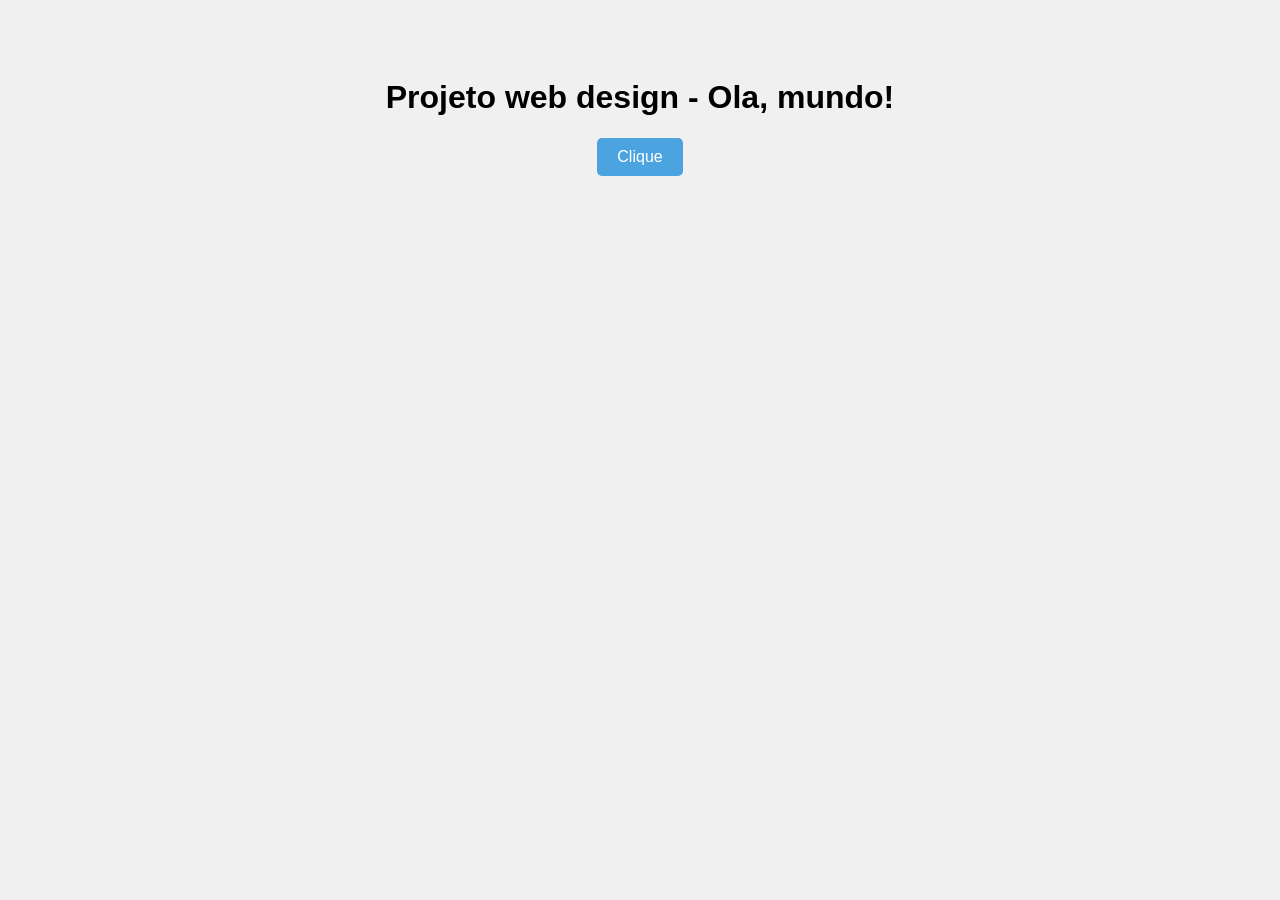
<file: atividades/atividade-02-git-tags/index.html>
<!DOCTYPE html>
<html lang="pt-BR">
<head>
    <meta charset="UTF-8">
    <title> Meu Primeiro Site </title>
    <!-- CSS externo: liga a folha de estilos style.css -->
    <link rel="stylesheet" href="style.css">
</head>
<body>
    <h1>Projeto web design - Ola, mundo!</h1>
    <!-- Botão que conta os cliques (comportamento em script.js) -->
    <button id="Botao">Clique</button>
    <!-- JavaScript externo no fim do body -->
    <script src="script.js"></script>
</body>
</html>
</file>
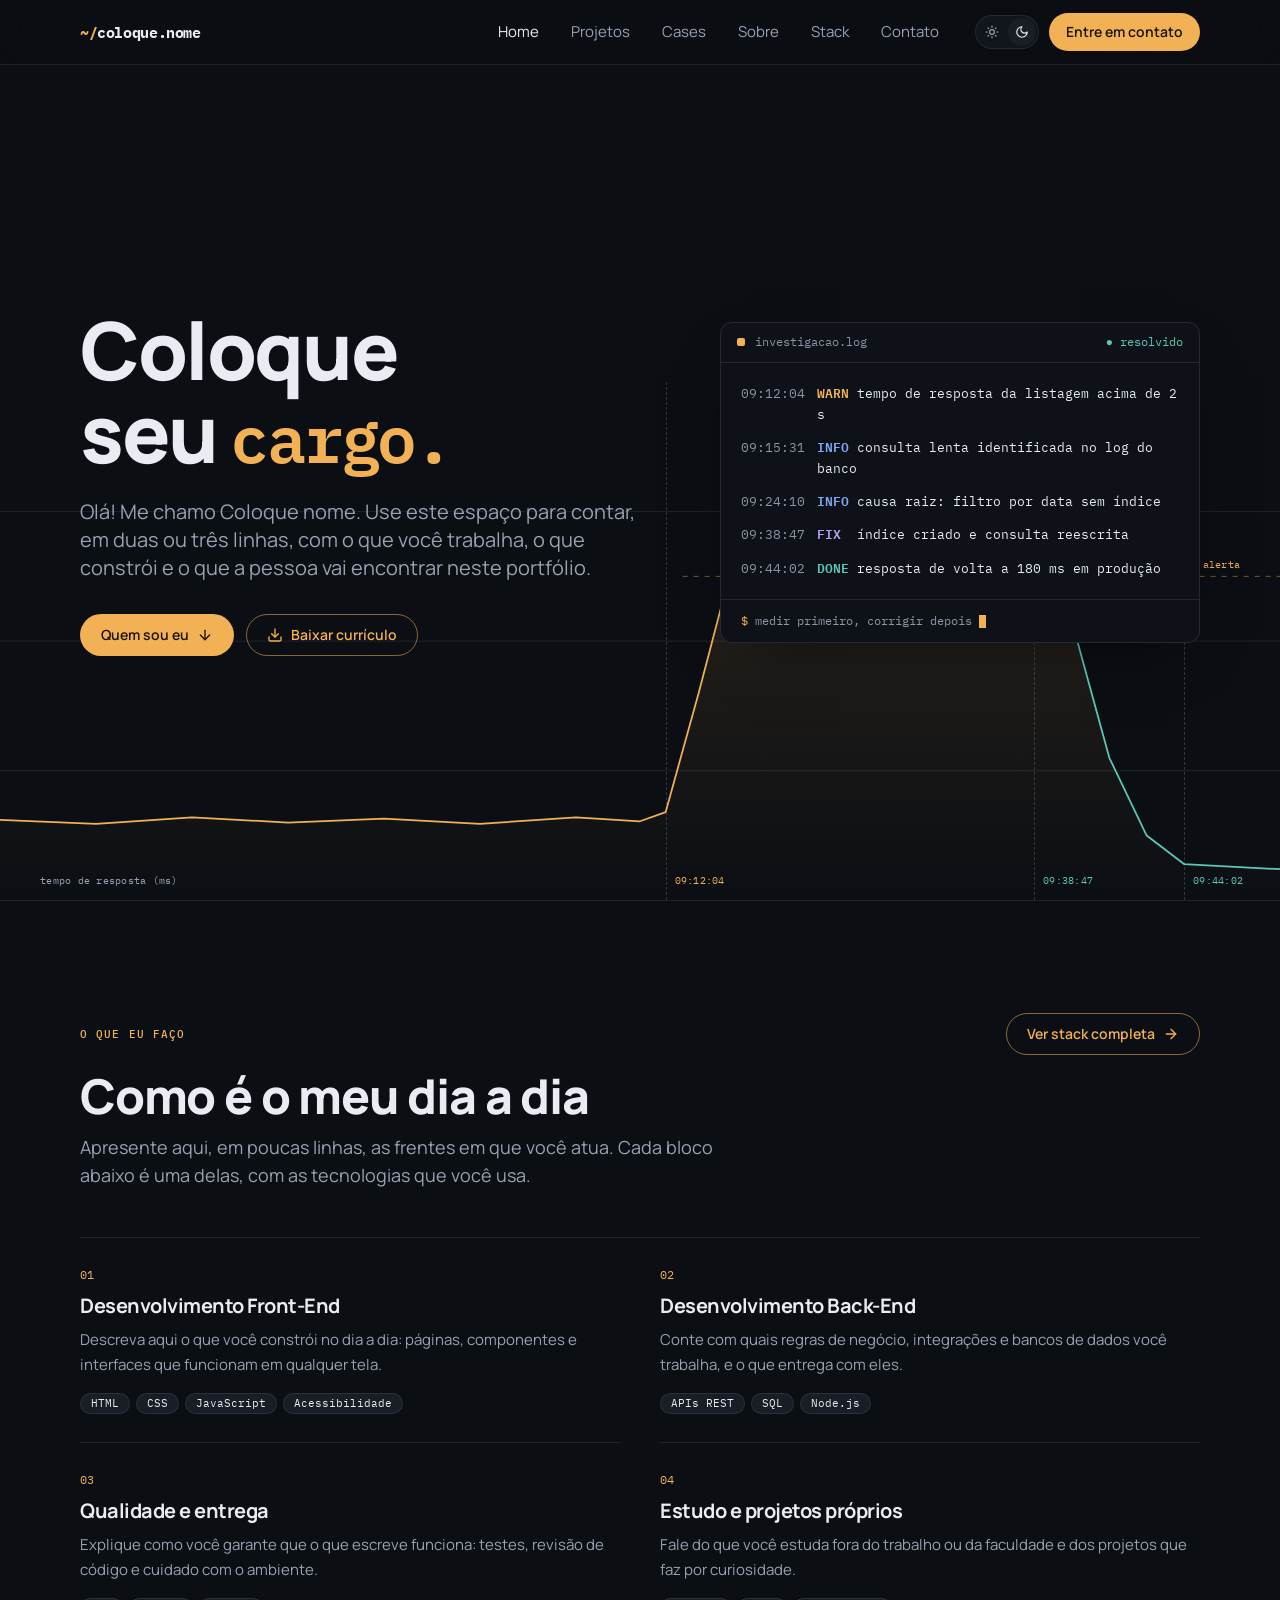
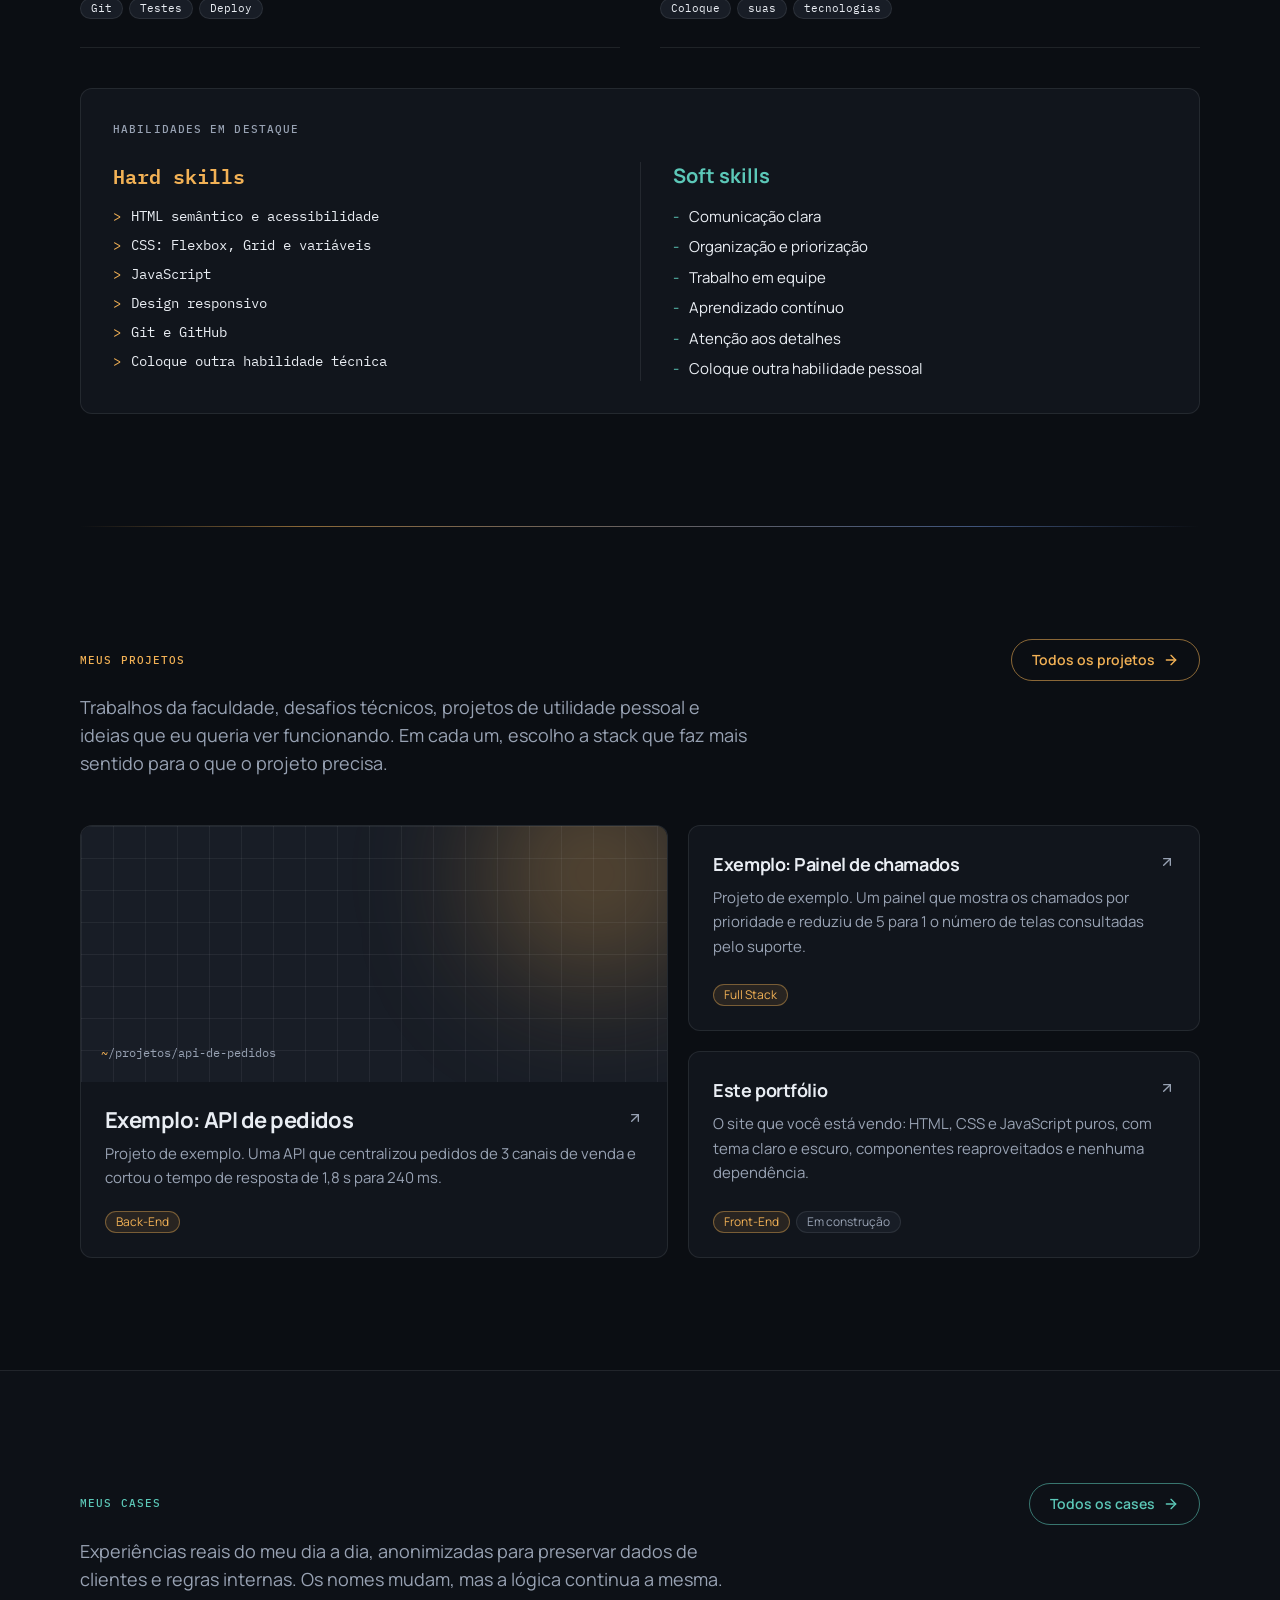
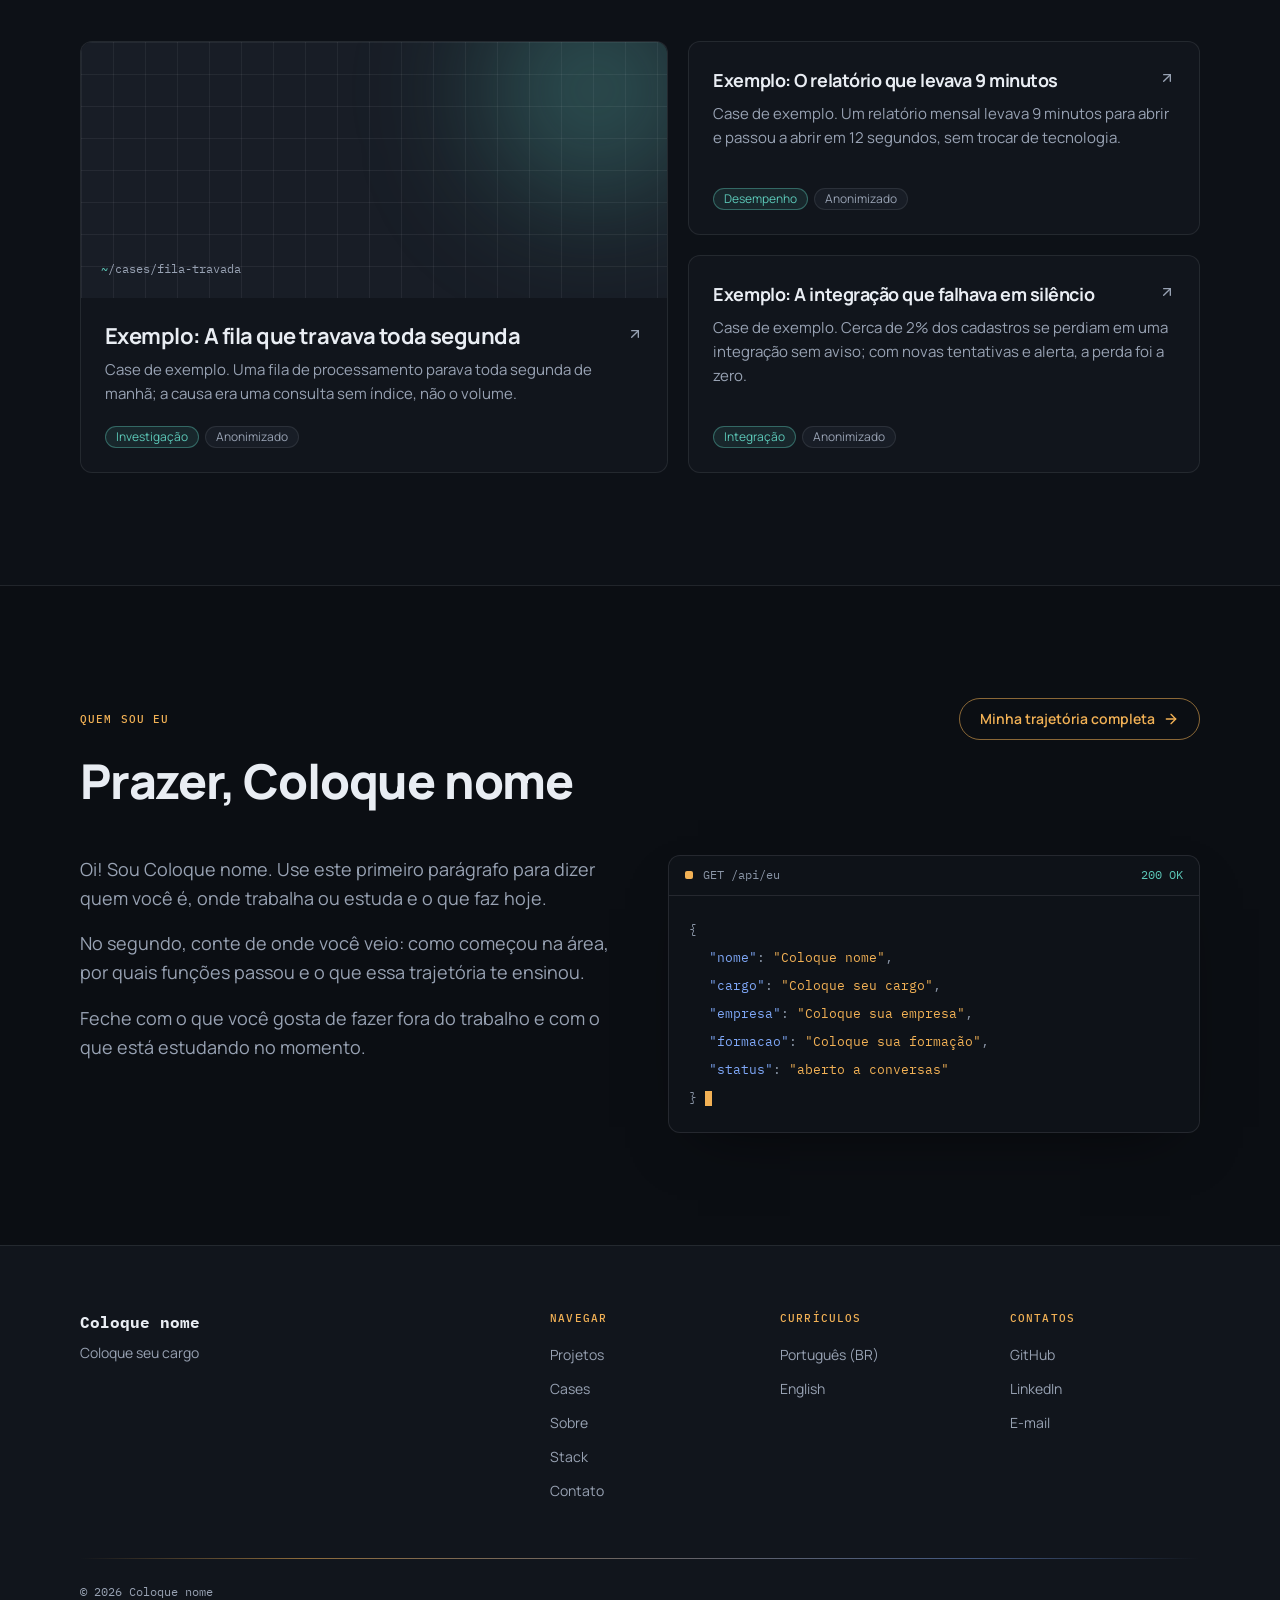
<file: projetos/portfolio-web-design/index.html>
<!DOCTYPE html>
<html lang="pt-BR">
<head>
  <meta charset="UTF-8">
  <meta name="viewport" content="width=device-width, initial-scale=1">
  <title>Coloque nome · Portfólio</title>
  <meta name="description" content="Portfólio com projetos, cases, trajetória e stack.">
  <meta property="og:title" content="Coloque nome · Portfólio">
  <meta property="og:description" content="Portfólio com projetos, cases, trajetória e stack.">
  <meta property="og:type" content="website">
  <meta property="og:locale" content="pt_BR">
  <link rel="icon" href="assets/favicon.svg" type="image/svg+xml">

  <link rel="preconnect" href="https://fonts.googleapis.com">
  <link rel="preconnect" href="https://fonts.gstatic.com" crossorigin>
  <link rel="stylesheet" href="https://fonts.googleapis.com/css2?family=IBM+Plex+Mono:wght@400;500;600;700&family=Manrope:wght@400..800&display=swap">

  <link rel="stylesheet" href="css/tokens.css">
  <link rel="stylesheet" href="css/base.css">
  <link rel="stylesheet" href="css/componentes.css">
  <link rel="stylesheet" href="css/layout.css">
  <link rel="stylesheet" href="css/home.css">

  <!-- Aplica o tema antes de desenhar a página. -->
  <script src="js/tema.js"></script>
</head>
<body>
  <a class="pular" href="#conteudo">Pular para o conteúdo</a>

  <header class="cabecalho">
    <div class="container cabecalho__barra">
      <a class="logo" href="index.html" aria-label="Ir para a página inicial"><span aria-hidden="true">~/</span>coloque.nome</a>

      <div class="cabecalho__lado">
        <nav class="nav" aria-label="Navegação principal">
          <ul>
            <li><a href="index.html" aria-current="page">Home</a></li>
            <li><a href="projetos.html">Projetos</a></li>
            <li><a href="cases.html">Cases</a></li>
            <li><a href="sobre.html">Sobre</a></li>
            <li><a href="stack.html">Stack</a></li>
            <li><a href="contato.html">Contato</a></li>
          </ul>
        </nav>

        <div class="cabecalho__acoes">
          <div class="tema" role="group" aria-label="Tema">
            <button class="tema__botao" type="button" data-definir-tema="claro" aria-label="Usar tema claro" title="Usar tema claro">
              <svg class="icone" viewBox="0 0 24 24" aria-hidden="true"><circle cx="12" cy="12" r="4"/><path d="M12 2v2"/><path d="M12 20v2"/><path d="m4.93 4.93 1.41 1.41"/><path d="m17.66 17.66 1.41 1.41"/><path d="M2 12h2"/><path d="M20 12h2"/><path d="m6.34 17.66-1.41 1.41"/><path d="m19.07 4.93-1.41 1.41"/></svg>
            </button>
            <button class="tema__botao" type="button" data-definir-tema="escuro" aria-label="Usar tema escuro" title="Usar tema escuro">
              <svg class="icone" viewBox="0 0 24 24" aria-hidden="true"><path d="M12 3a6 6 0 0 0 9 9 9 9 0 1 1-9-9Z"/></svg>
            </button>
          </div>
          <a class="botao botao--primario cabecalho__cta" href="contato.html">Entre em contato</a>
          <button class="menu-botao" type="button" aria-expanded="false" aria-controls="menu-mobile" aria-label="Abrir menu">
            <svg class="icone icone--abrir" viewBox="0 0 24 24" aria-hidden="true"><path d="M4 6h16"/><path d="M4 12h16"/><path d="M4 18h16"/></svg>
            <svg class="icone icone--fechar" viewBox="0 0 24 24" aria-hidden="true"><path d="M18 6 6 18"/><path d="m6 6 12 12"/></svg>
          </button>
        </div>
      </div>
    </div>

    <nav class="menu-mobile" id="menu-mobile" aria-label="Navegação principal" hidden>
      <ul class="container">
        <li><a class="menu-mobile__link" href="index.html" aria-current="page"><span class="nav__marca" aria-hidden="true">/</span>Home</a></li>
        <li><a class="menu-mobile__link" href="projetos.html"><span class="nav__marca" aria-hidden="true">/</span>Projetos</a></li>
        <li><a class="menu-mobile__link" href="cases.html"><span class="nav__marca" aria-hidden="true">/</span>Cases</a></li>
        <li><a class="menu-mobile__link" href="sobre.html"><span class="nav__marca" aria-hidden="true">/</span>Sobre</a></li>
        <li><a class="menu-mobile__link" href="stack.html"><span class="nav__marca" aria-hidden="true">/</span>Stack</a></li>
        <li><a class="menu-mobile__link" href="contato.html"><span class="nav__marca" aria-hidden="true">/</span>Contato</a></li>
        <li class="menu-mobile__cta"><a class="botao botao--primario" href="contato.html">Entre em contato</a></li>
      </ul>
    </nav>
  </header>

  <main id="conteudo">
    <!-- Hero -->
    <section class="hero">
      <div class="grafico" aria-hidden="true">
        <svg viewBox="0 0 1200 400" preserveAspectRatio="none">
          <defs>
            <linearGradient id="grafico-area" x1="0" y1="0" x2="0" y2="1">
              <stop class="grafico__area-cor" offset="0" stop-opacity="0.16" />
              <stop class="grafico__area-cor" offset="1" stop-opacity="0" />
            </linearGradient>
          </defs>

          <!-- Linhas de escala -->
          <line class="grafico__escala" x1="0" x2="1200" y1="100" y2="100" />
          <line class="grafico__escala" x1="0" x2="1200" y1="200" y2="200" />
          <line class="grafico__escala" x1="0" x2="1200" y1="300" y2="300" />

          <!-- Limite de alerta -->
          <line class="grafico__limite" x1="640" x2="1200" y1="150" y2="150" />

          <!-- Estável, pico no alerta, platô durante a investigação e queda depois da correção -->
          <path class="grafico__area" d="M0,338 L90,341 L180,336 L270,340 L360,337 L450,341 L540,336 L600,339 L624,332 L655,240 L690,130 L725,78 L780,66 L840,74 L900,60 L940,70 L970,68 L1000,170 L1040,290 L1075,350 L1110,372 L1200,376 L1200,400 L0,400 Z" />
          <path class="grafico__linha" d="M0,338 L90,341 L180,336 L270,340 L360,337 L450,341 L540,336 L600,339 L624,332 L655,240 L690,130 L725,78 L780,66 L840,74 L900,60 L940,70 L970,68" />
          <path class="grafico__linha grafico__linha--recuperacao" d="M970,68 L1000,170 L1040,290 L1075,350 L1110,372 L1200,376" />
        </svg>

        <div class="grafico__rotulos">
          <span class="grafico__metrica">tempo de resposta (ms)</span>
          <span class="grafico__nome-limite">limite de alerta</span>
          <span class="grafico__marco grafico__marco--alerta" style="--x: 52%"><span>09:12:04</span></span>
          <span class="grafico__marco" style="--x: 80.8%"><span>09:38:47</span></span>
          <span class="grafico__marco" style="--x: 92.5%"><span>09:44:02</span></span>
        </div>
      </div>

      <div class="container hero__grade">
        <div>
          <h1 class="hero__titulo">Coloque seu <span>cargo.</span></h1>
          <p class="hero__subtitulo">Olá! Me chamo Coloque nome. Use este espaço para contar, em duas ou três linhas, com o que você trabalha, o que constrói e o que a pessoa vai encontrar neste portfólio.</p>
          <div class="hero__acoes">
            <a class="botao botao--primario" href="#quem-sou">Quem sou eu <svg class="icone" viewBox="0 0 24 24" aria-hidden="true"><path d="M12 5v14"/><path d="m19 12-7 7-7-7"/></svg></a>
            <a class="botao botao--secundario" href="assets/curriculos/curriculo-pt-br.pdf" target="_blank" rel="noopener noreferrer"><svg class="icone" viewBox="0 0 24 24" aria-hidden="true"><path d="M21 15v4a2 2 0 0 1-2 2H5a2 2 0 0 1-2-2v-4"/><path d="m7 10 5 5 5-5"/><path d="M12 15V3"/></svg> Baixar currículo<span class="so-leitor"> (abre em nova aba)</span></a>
          </div>
        </div>

        <div class="hero__painel">
          <div class="janela">
            <div class="janela__barra">
              <p class="janela__titulo"><span>investigacao.log</span></p>
              <p class="janela__lateral">● resolvido</p>
            </div>
            <ol class="log">
              <li style="--i: 0">
                <span class="log__hora">09:12:04</span>
                <span><span class="log__nivel log__nivel--warn">WARN</span> tempo de resposta da listagem acima de 2 s</span>
              </li>
              <li style="--i: 1">
                <span class="log__hora">09:15:31</span>
                <span><span class="log__nivel log__nivel--info">INFO</span> consulta lenta identificada no log do banco</span>
              </li>
              <li style="--i: 2">
                <span class="log__hora">09:24:10</span>
                <span><span class="log__nivel log__nivel--info">INFO</span> causa raiz: filtro por data sem índice</span>
              </li>
              <li style="--i: 3">
                <span class="log__hora">09:38:47</span>
                <span><span class="log__nivel log__nivel--fix">FIX </span> índice criado e consulta reescrita</span>
              </li>
              <li style="--i: 4">
                <span class="log__hora">09:44:02</span>
                <span><span class="log__nivel log__nivel--done">DONE</span> resposta de volta a 180 ms em produção</span>
              </li>
            </ol>
            <p class="log__rodape"><span>$</span> medir primeiro, corrigir depois <span class="cursor" aria-hidden="true"></span></p>
          </div>
        </div>
      </div>
    </section>

    <!-- O que eu faço -->
    <section class="secao" id="o-que-faco" aria-labelledby="o-que-faco-titulo">
      <div class="container">
        <div class="secao__cabecalho">
          <div class="secao__topo">
            <p class="rotulo secao__categoria">O que eu faço</p>
            <a class="botao botao--secundario" href="stack.html">Ver stack completa <svg class="icone" viewBox="0 0 24 24" aria-hidden="true"><path d="M5 12h14"/><path d="m12 5 7 7-7 7"/></svg></a>
          </div>
          <h2 class="secao__titulo" id="o-que-faco-titulo">Como é o meu dia a dia</h2>
          <p class="secao__descricao">Apresente aqui, em poucas linhas, as frentes em que você atua. Cada bloco abaixo é uma delas, com as tecnologias que você usa.</p>
        </div>

        <ol class="frentes">
          <li data-revelar>
            <p class="frentes__numero">01</p>
            <h3 class="frentes__titulo">Desenvolvimento Front-End</h3>
            <p class="frentes__descricao">Descreva aqui o que você constrói no dia a dia: páginas, componentes e interfaces que funcionam em qualquer tela.</p>
            <ul class="tags">
              <li class="tag tag--mono">HTML</li>
              <li class="tag tag--mono">CSS</li>
              <li class="tag tag--mono">JavaScript</li>
              <li class="tag tag--mono">Acessibilidade</li>
            </ul>
          </li>
          <li data-revelar data-atraso="0.05">
            <p class="frentes__numero">02</p>
            <h3 class="frentes__titulo">Desenvolvimento Back-End</h3>
            <p class="frentes__descricao">Conte com quais regras de negócio, integrações e bancos de dados você trabalha, e o que entrega com eles.</p>
            <ul class="tags">
              <li class="tag tag--mono">APIs REST</li>
              <li class="tag tag--mono">SQL</li>
              <li class="tag tag--mono">Node.js</li>
            </ul>
          </li>
          <li data-revelar data-atraso="0.10">
            <p class="frentes__numero">03</p>
            <h3 class="frentes__titulo">Qualidade e entrega</h3>
            <p class="frentes__descricao">Explique como você garante que o que escreve funciona: testes, revisão de código e cuidado com o ambiente.</p>
            <ul class="tags">
              <li class="tag tag--mono">Git</li>
              <li class="tag tag--mono">Testes</li>
              <li class="tag tag--mono">Deploy</li>
            </ul>
          </li>
          <li data-revelar data-atraso="0.15">
            <p class="frentes__numero">04</p>
            <h3 class="frentes__titulo">Estudo e projetos próprios</h3>
            <p class="frentes__descricao">Fale do que você estuda fora do trabalho ou da faculdade e dos projetos que faz por curiosidade.</p>
            <ul class="tags">
              <li class="tag tag--mono">Coloque</li>
              <li class="tag tag--mono">suas</li>
              <li class="tag tag--mono">tecnologias</li>
            </ul>
          </li>
        </ol>

        <div class="skills" data-revelar>
          <p class="rotulo skills__rotulo">Habilidades em destaque</p>
          <div class="skills__grade">
            <div class="skills__coluna--hard">
              <h3 class="skills__titulo">Hard skills</h3>
              <ul class="skills__lista">
                <li>HTML semântico e acessibilidade</li>
                <li>CSS: Flexbox, Grid e variáveis</li>
                <li>JavaScript</li>
                <li>Design responsivo</li>
                <li>Git e GitHub</li>
                <li>Coloque outra habilidade técnica</li>
              </ul>
            </div>
            <div class="skills__coluna--soft">
              <h3 class="skills__titulo">Soft skills</h3>
              <ul class="skills__lista">
                <li>Comunicação clara</li>
                <li>Organização e priorização</li>
                <li>Trabalho em equipe</li>
                <li>Aprendizado contínuo</li>
                <li>Atenção aos detalhes</li>
                <li>Coloque outra habilidade pessoal</li>
              </ul>
            </div>
          </div>
        </div>
      </div>
    </section>

    <div class="container">
      <div class="divisor"></div>
    </div>

    <!-- Projetos -->
    <section class="secao" id="projetos" data-tom="projeto" aria-labelledby="projetos-titulo">
      <div class="container">
        <div class="secao__cabecalho">
          <div class="secao__topo">
            <h2 class="rotulo secao__categoria" id="projetos-titulo">Meus projetos</h2>
            <a class="botao botao--secundario" href="projetos.html">Todos os projetos <svg class="icone" viewBox="0 0 24 24" aria-hidden="true"><path d="M5 12h14"/><path d="m12 5 7 7-7 7"/></svg></a>
          </div>
          <p class="secao__descricao">Trabalhos da faculdade, desafios técnicos, projetos de utilidade pessoal e ideias que eu queria ver funcionando. Em cada um, escolho a stack que faz mais sentido para o que o projeto precisa.</p>
        </div>

        <div class="bento">
          <div data-revelar>
            <article class="card card--destaque">
              <div class="capa" aria-hidden="true">
                <div class="malha"></div>
                <p class="capa__caminho"><span>~</span>/projetos/api-de-pedidos</p>
              </div>
              <div class="card__corpo">
                <div class="card__topo">
                  <h3 class="card__titulo"><a href="projetos/api-de-pedidos.html">Exemplo: API de pedidos</a></h3>
                  <svg class="icone" viewBox="0 0 24 24" aria-hidden="true"><path d="M7 7h10v10"/><path d="M7 17 17 7"/></svg>
                </div>
                <p class="card__resumo">Projeto de exemplo. Uma API que centralizou pedidos de 3 canais de venda e cortou o tempo de resposta de 1,8 s para 240 ms.</p>
                <ul class="tags">
                  <li class="tag tag--tom">Back-End</li>
                </ul>
              </div>
            </article>
          </div>
          <div class="bento__lado">
            <div data-revelar data-atraso="0.06">
              <article class="card">
                <div class="card__corpo">
                  <div class="card__topo">
                    <h3 class="card__titulo"><a href="projetos/painel-de-chamados.html">Exemplo: Painel de chamados</a></h3>
                    <svg class="icone" viewBox="0 0 24 24" aria-hidden="true"><path d="M7 7h10v10"/><path d="M7 17 17 7"/></svg>
                  </div>
                  <p class="card__resumo">Projeto de exemplo. Um painel que mostra os chamados por prioridade e reduziu de 5 para 1 o número de telas consultadas pelo suporte.</p>
                  <ul class="tags">
                    <li class="tag tag--tom">Full Stack</li>
                  </ul>
                </div>
              </article>
            </div>
            <div data-revelar data-atraso="0.12">
              <article class="card">
                <div class="card__corpo">
                  <div class="card__topo">
                    <h3 class="card__titulo"><a href="projetos/portfolio.html">Este portfólio</a></h3>
                    <svg class="icone" viewBox="0 0 24 24" aria-hidden="true"><path d="M7 7h10v10"/><path d="M7 17 17 7"/></svg>
                  </div>
                  <p class="card__resumo">O site que você está vendo: HTML, CSS e JavaScript puros, com tema claro e escuro, componentes reaproveitados e nenhuma dependência.</p>
                  <ul class="tags">
                    <li class="tag tag--tom">Front-End</li>
                    <li class="tag">Em construção</li>
                  </ul>
                </div>
              </article>
            </div>
          </div>
        </div>
      </div>
    </section>

    <!-- Cases -->
    <section class="secao secao--faixa" id="cases" data-tom="case" aria-labelledby="cases-titulo">
      <div class="container">
        <div class="secao__cabecalho">
          <div class="secao__topo">
            <h2 class="rotulo secao__categoria" id="cases-titulo">Meus cases</h2>
            <a class="botao botao--secundario" href="cases.html">Todos os cases <svg class="icone" viewBox="0 0 24 24" aria-hidden="true"><path d="M5 12h14"/><path d="m12 5 7 7-7 7"/></svg></a>
          </div>
          <p class="secao__descricao">Experiências reais do meu dia a dia, anonimizadas para preservar dados de clientes e regras internas. Os nomes mudam, mas a lógica continua a mesma.</p>
        </div>

        <div class="bento">
          <div data-revelar>
            <article class="card card--destaque">
              <div class="capa" aria-hidden="true">
                <div class="malha"></div>
                <p class="capa__caminho"><span>~</span>/cases/fila-travada</p>
              </div>
              <div class="card__corpo">
                <div class="card__topo">
                  <h3 class="card__titulo"><a href="cases/fila-travada.html">Exemplo: A fila que travava toda segunda</a></h3>
                  <svg class="icone" viewBox="0 0 24 24" aria-hidden="true"><path d="M7 7h10v10"/><path d="M7 17 17 7"/></svg>
                </div>
                <p class="card__resumo">Case de exemplo. Uma fila de processamento parava toda segunda de manhã; a causa era uma consulta sem índice, não o volume.</p>
                <ul class="tags">
                  <li class="tag tag--tom">Investigação</li>
                  <li class="tag">Anonimizado</li>
                </ul>
              </div>
            </article>
          </div>
          <div class="bento__lado">
            <div data-revelar data-atraso="0.06">
              <article class="card">
                <div class="card__corpo">
                  <div class="card__topo">
                    <h3 class="card__titulo"><a href="cases/relatorio-lento.html">Exemplo: O relatório que levava 9 minutos</a></h3>
                    <svg class="icone" viewBox="0 0 24 24" aria-hidden="true"><path d="M7 7h10v10"/><path d="M7 17 17 7"/></svg>
                  </div>
                  <p class="card__resumo">Case de exemplo. Um relatório mensal levava 9 minutos para abrir e passou a abrir em 12 segundos, sem trocar de tecnologia.</p>
                  <ul class="tags">
                    <li class="tag tag--tom">Desempenho</li>
                    <li class="tag">Anonimizado</li>
                  </ul>
                </div>
              </article>
            </div>
            <div data-revelar data-atraso="0.12">
              <article class="card">
                <div class="card__corpo">
                  <div class="card__topo">
                    <h3 class="card__titulo"><a href="cases/integracao-instavel.html">Exemplo: A integração que falhava em silêncio</a></h3>
                    <svg class="icone" viewBox="0 0 24 24" aria-hidden="true"><path d="M7 7h10v10"/><path d="M7 17 17 7"/></svg>
                  </div>
                  <p class="card__resumo">Case de exemplo. Cerca de 2% dos cadastros se perdiam em uma integração sem aviso; com novas tentativas e alerta, a perda foi a zero.</p>
                  <ul class="tags">
                    <li class="tag tag--tom">Integração</li>
                    <li class="tag">Anonimizado</li>
                  </ul>
                </div>
              </article>
            </div>
          </div>
        </div>
      </div>
    </section>

    <!-- Quem sou eu -->
    <section class="secao" id="quem-sou" aria-labelledby="quem-sou-titulo">
      <div class="container">
        <div class="secao__cabecalho">
          <div class="secao__topo">
            <p class="rotulo secao__categoria">Quem sou eu</p>
            <a class="botao botao--secundario" href="sobre.html">Minha trajetória completa <svg class="icone" viewBox="0 0 24 24" aria-hidden="true"><path d="M5 12h14"/><path d="m12 5 7 7-7 7"/></svg></a>
          </div>
          <h2 class="secao__titulo" id="quem-sou-titulo">Prazer, Coloque nome</h2>
        </div>

        <div class="quem-sou">
          <div class="quem-sou__texto">
            <p>Oi! Sou Coloque nome. Use este primeiro parágrafo para dizer quem você é, onde trabalha ou estuda e o que faz hoje.</p>
            <p>No segundo, conte de onde você veio: como começou na área, por quais funções passou e o que essa trajetória te ensinou.</p>
            <p>Feche com o que você gosta de fazer fora do trabalho e com o que está estudando no momento.</p>
          </div>

          <div class="janela" data-revelar>
            <div class="janela__barra">
              <p class="janela__titulo"><span>GET /api/eu</span></p>
              <p class="janela__lateral">200 OK</p>
            </div>
            <div class="ficha">
              <p class="ficha__pontuacao" style="--i: 0">{</p>
              <p class="ficha__campo" style="--i: 1"><span class="ficha__chave">"nome"</span><span class="ficha__pontuacao">: </span><span class="ficha__valor">"Coloque nome"</span><span class="ficha__pontuacao">,</span></p>
              <p class="ficha__campo" style="--i: 2"><span class="ficha__chave">"cargo"</span><span class="ficha__pontuacao">: </span><span class="ficha__valor">"Coloque seu cargo"</span><span class="ficha__pontuacao">,</span></p>
              <p class="ficha__campo" style="--i: 3"><span class="ficha__chave">"empresa"</span><span class="ficha__pontuacao">: </span><span class="ficha__valor">"Coloque sua empresa"</span><span class="ficha__pontuacao">,</span></p>
              <p class="ficha__campo" style="--i: 4"><span class="ficha__chave">"formacao"</span><span class="ficha__pontuacao">: </span><span class="ficha__valor">"Coloque sua formação"</span><span class="ficha__pontuacao">,</span></p>
              <p class="ficha__campo" style="--i: 5"><span class="ficha__chave">"status"</span><span class="ficha__pontuacao">: </span><span class="ficha__valor">"aberto a conversas"</span></p>
              <p class="ficha__pontuacao" style="--i: 6">} <span class="cursor" aria-hidden="true"></span></p>
            </div>
          </div>
        </div>
      </div>
    </section>
  </main>

  <footer class="rodape">
    <div class="container rodape__conteudo">
      <div class="rodape__grade">
        <div>
          <p class="rodape__nome">Coloque nome</p>
          <p class="rodape__cargo">Coloque seu cargo</p>
        </div>

        <div class="rodape__colunas">
          <div>
            <h2 class="rotulo">Navegar</h2>
            <ul>
              <li><a href="projetos.html">Projetos</a></li>
              <li><a href="cases.html">Cases</a></li>
              <li><a href="sobre.html">Sobre</a></li>
              <li><a href="stack.html">Stack</a></li>
              <li><a href="contato.html">Contato</a></li>
            </ul>
          </div>

          <div>
            <h2 class="rotulo">Currículos</h2>
            <ul>
              <li><a href="assets/curriculos/curriculo-pt-br.pdf" target="_blank" rel="noopener noreferrer">Português (BR)<span class="so-leitor"> (abre em nova aba)</span></a></li>
              <li><a href="assets/curriculos/resume-en.pdf" target="_blank" rel="noopener noreferrer" lang="en">English<span class="so-leitor" lang="pt-BR"> (abre em nova aba)</span></a></li>
            </ul>
          </div>

          <div>
            <h2 class="rotulo">Contatos</h2>
            <ul>
              <li><a href="https://github.com/seu-usuario" target="_blank" rel="noopener noreferrer">GitHub<span class="so-leitor"> (abre em nova aba)</span></a></li>
              <li><a href="https://www.linkedin.com/in/seu-usuario" target="_blank" rel="noopener noreferrer">LinkedIn<span class="so-leitor"> (abre em nova aba)</span></a></li>
              <li><a href="mailto:seuemail@exemplo.com">E-mail</a></li>
            </ul>
          </div>
        </div>
      </div>

      <div class="divisor"></div>
      <p class="rodape__direitos">© <span id="ano">2026</span> Coloque nome</p>
    </div>
  </footer>

  <script src="js/menu.js" defer></script>
  <script src="js/rodape.js" defer></script>
  <script src="js/revelar.js" defer></script>
</body>
</html>
</file>
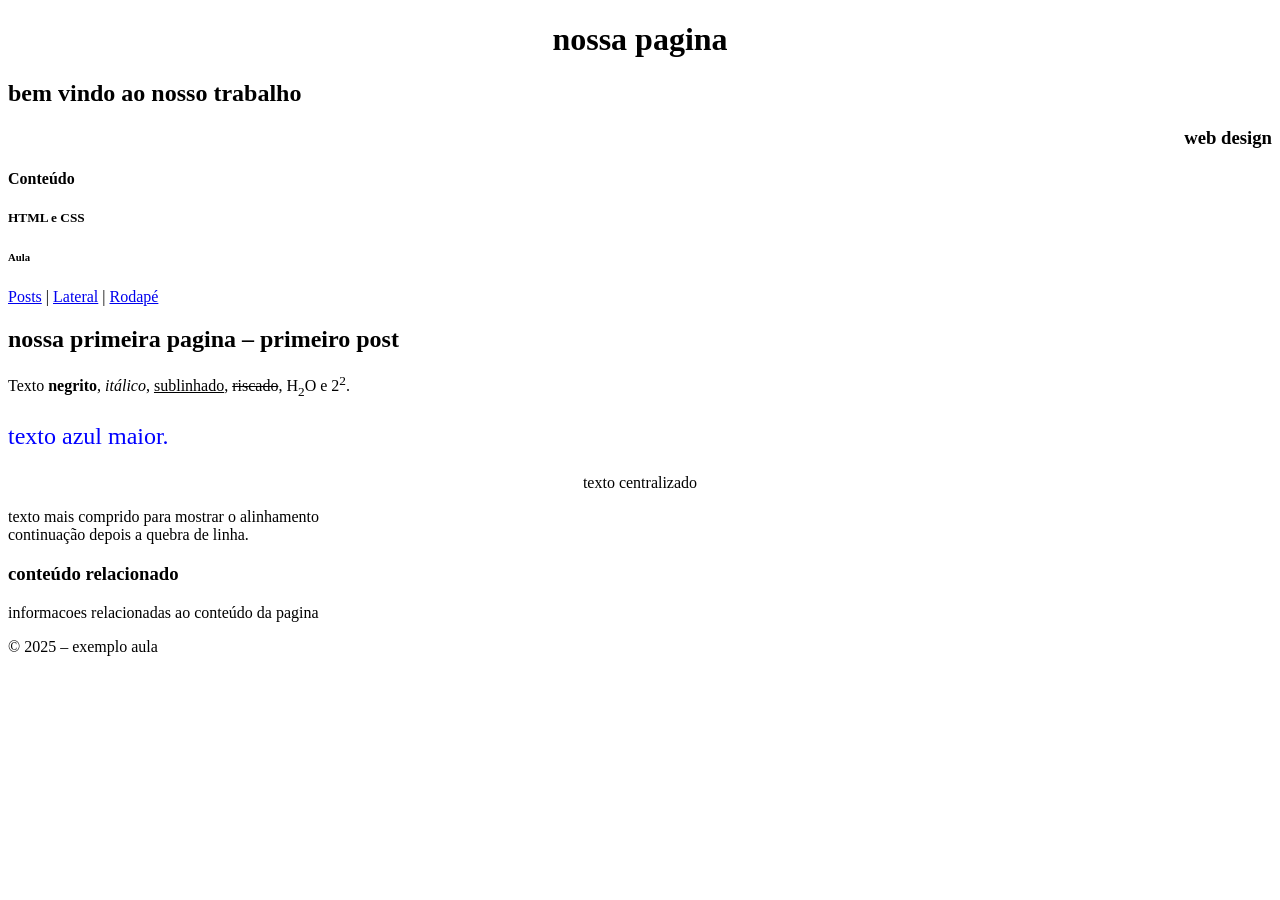
<file: atividades/atividade-03-html5-semantico/codigo.html>
<!DOCTYPE html>
<!-- A tag DOCTYPE informa ao navegador que este é um documento HTML5 -->
<html lang="pt-BR">
<!-- A tag html é a raiz do documento; lang="pt-BR" define o idioma como Português do Brasil -->

<head>
    <!-- O cabeçalho (head) contém metadados, título e os estilos CSS da página -->
    <meta charset="utf-8"> <!-- Permite o uso de caracteres especiais e acentos -->
    <title>minha pagina</title> <!-- Define o título que aparece na aba do navegador -->

    <!-- Bloco de estilo (CSS interno) com as classes solicitadas na atividade -->
    <style>
        .center { text-align: center; }                    /* Centraliza o texto */
        .sublinhado { text-decoration: underline; }        /* Adiciona uma linha embaixo do texto */
        .riscado { text-decoration: line-through; }        /* Adiciona uma linha cortando o texto */
        .azul { color: blue; font-size: 24px; }            /* Muda a cor para azul e aumenta a fonte */
        .justificado { text-align: justify; }              /* Justifica o texto, alinhando nas duas margens */
    </style>
</head>

<body>
    <!-- A tag body contém todo o conteúdo que será exibido na tela do navegador -->

    <!-- Cabeçalho principal da página -->
    <header>
        <!-- Títulos de tamanhos diferentes (h1 ao h6) com alinhamentos via estilo inline -->
        <h1 style="text-align: center;">nossa pagina</h1>
        <h2>bem vindo ao nosso trabalho</h2>
        <h3 style="text-align: right;">web design</h3>
        <h4>Conteúdo</h4>
        <h5>HTML e CSS</h5>
        <h6>Aula</h6>
    </header>

    <!-- Menu de navegação -->
    <nav>
        <p>
            <!-- Links âncora que levam para partes específicas (IDs) da mesma página -->
            <a href="#posts">Posts</a> |
            <a href="#lateral">Lateral</a> |
            <a href="#rodape">Rodapé</a>
        </p>
    </nav>

    <!-- Seção principal de conteúdo (Posts) vinculada ao link de navegação -->
    <section id="posts">
        <!-- O article agrupa um conteúdo independente, como um post de blog -->
        <article class="post">

            <!-- Cabeçalho específico deste artigo -->
            <header>
                <h2>nossa primeira pagina – primeiro post</h2>
            </header>

            <!-- Parágrafo aplicando formatações de texto semânticas e classes CSS -->
            <p>
                Texto <strong>negrito</strong>, <em>itálico</em>,
                <span class="sublinhado">sublinhado</span>,
                <span class="riscado">riscado</span>,
                H<sub>2</sub>O e 2<sup>2</sup>. <!-- Exemplos de subscrito e sobrescrito -->
            </p>

            <!-- Parágrafo utilizando a classe .azul criada no bloco <style> -->
            <p class="azul">texto azul maior.</p>

            <!-- Divisão em bloco centralizada usando a classe .center -->
            <div class="center">texto centralizado</div>

            <!-- Parágrafo longo com alinhamento justificado e quebra de linha -->
            <p class="justificado">
                texto mais comprido para mostrar o alinhamento
                <br> <!-- Tag <br> faz uma quebra de linha manual -->
                continuação depois a quebra de linha.
            </p>

        </article>
    </section>

    <!-- Barra lateral (aside) usada para informações complementares -->
    <aside id="lateral">
        <h3>conteúdo relacionado</h3>
        <p>informacoes relacionadas ao conteúdo da pagina</p>
    </aside>

    <!-- Rodapé (footer) da página -->
    <footer id="rodape">
        <p>&copy; 2025 – exemplo aula</p>
    </footer>

</body>
</html>
</file>
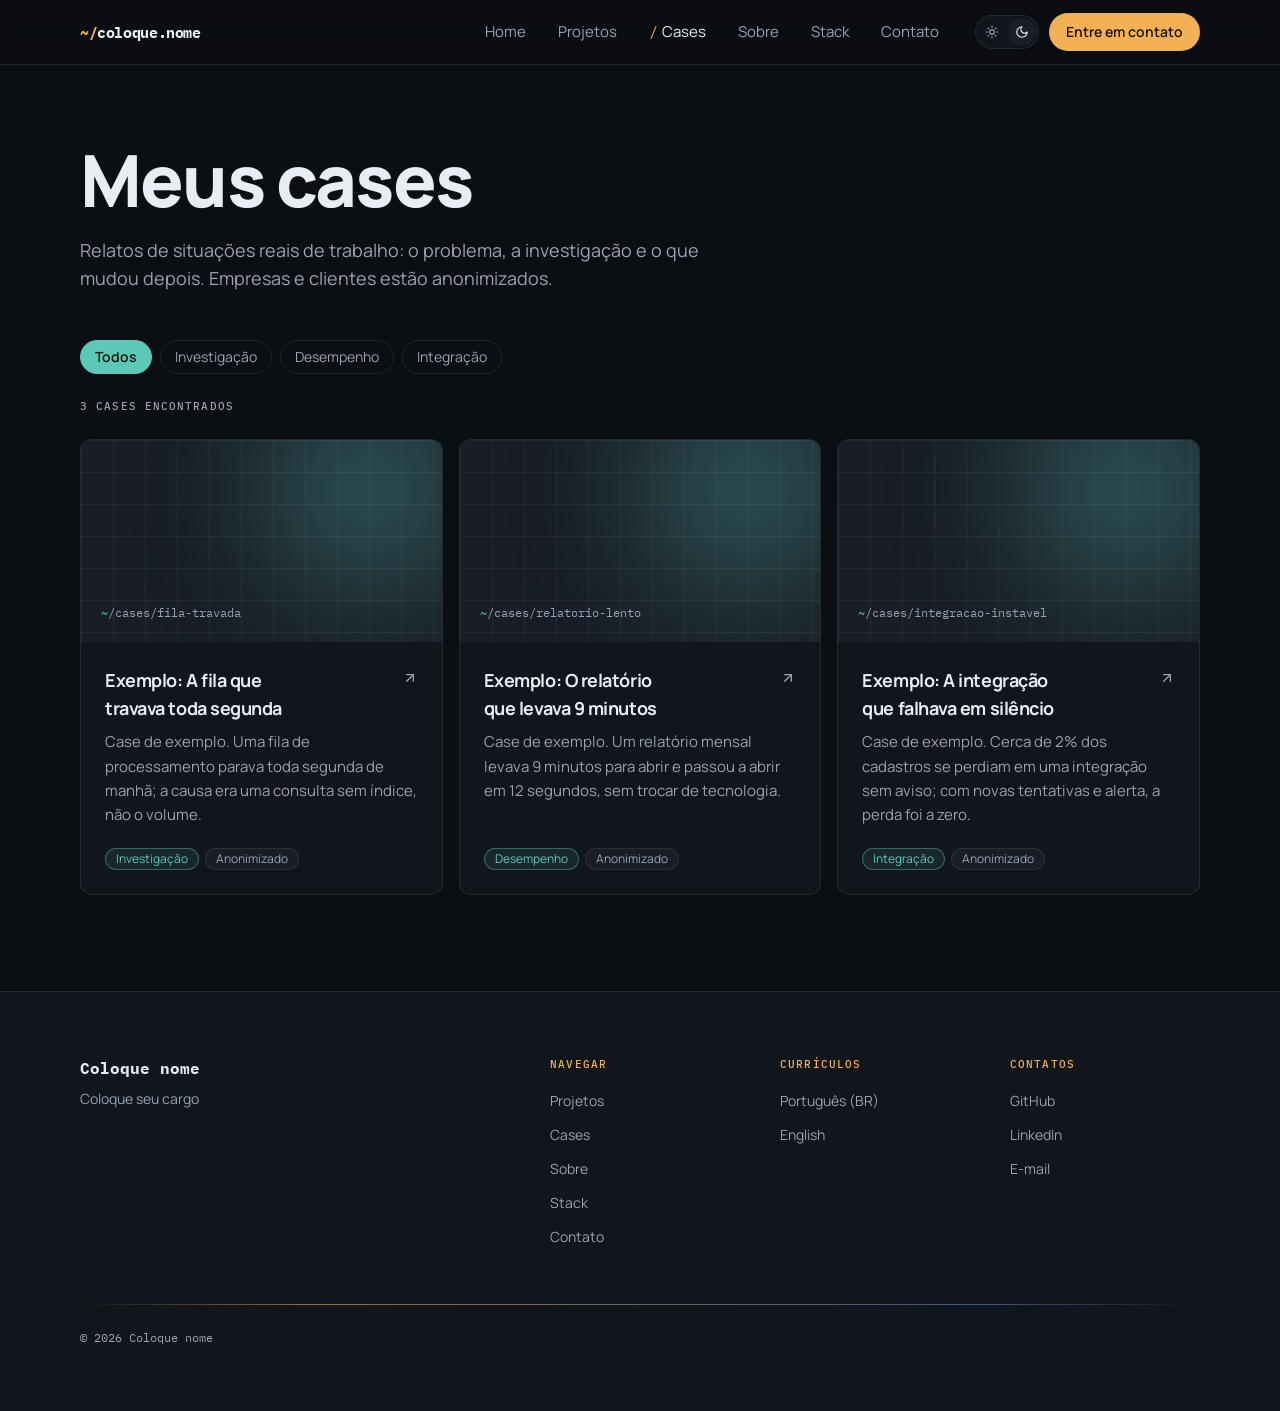
<file: projetos/portfolio-web-design/cases.html>
<!DOCTYPE html>
<html lang="pt-BR">
<head>
  <meta charset="UTF-8">
  <meta name="viewport" content="width=device-width, initial-scale=1">
  <title>Cases · Coloque nome</title>
  <meta name="description" content="Relatos de situações reais de trabalho: o problema, a investigação e o que mudou depois. Empresas e clientes estão anonimizados.">
  <meta property="og:title" content="Cases · Coloque nome">
  <meta property="og:description" content="Relatos de situações reais de trabalho: o problema, a investigação e o que mudou depois. Empresas e clientes estão anonimizados.">
  <meta property="og:type" content="website">
  <meta property="og:locale" content="pt_BR">
  <link rel="icon" href="assets/favicon.svg" type="image/svg+xml">

  <link rel="preconnect" href="https://fonts.googleapis.com">
  <link rel="preconnect" href="https://fonts.gstatic.com" crossorigin>
  <link rel="stylesheet" href="https://fonts.googleapis.com/css2?family=IBM+Plex+Mono:wght@400;500;600;700&family=Manrope:wght@400..800&display=swap">

  <link rel="stylesheet" href="css/tokens.css">
  <link rel="stylesheet" href="css/base.css">
  <link rel="stylesheet" href="css/componentes.css">
  <link rel="stylesheet" href="css/layout.css">
  <link rel="stylesheet" href="css/listagem.css">

  <!-- Aplica o tema antes de desenhar a página. -->
  <script src="js/tema.js"></script>
</head>
<body>
  <a class="pular" href="#conteudo">Pular para o conteúdo</a>

  <header class="cabecalho">
    <div class="container cabecalho__barra">
      <a class="logo" href="index.html" aria-label="Ir para a página inicial"><span aria-hidden="true">~/</span>coloque.nome</a>

      <div class="cabecalho__lado">
        <nav class="nav" aria-label="Navegação principal">
          <ul>
            <li><a href="index.html">Home</a></li>
            <li><a href="projetos.html">Projetos</a></li>
            <li><a href="cases.html" aria-current="page"><span class="nav__marca" aria-hidden="true">/</span>Cases</a></li>
            <li><a href="sobre.html">Sobre</a></li>
            <li><a href="stack.html">Stack</a></li>
            <li><a href="contato.html">Contato</a></li>
          </ul>
        </nav>

        <div class="cabecalho__acoes">
          <div class="tema" role="group" aria-label="Tema">
            <button class="tema__botao" type="button" data-definir-tema="claro" aria-label="Usar tema claro" title="Usar tema claro">
              <svg class="icone" viewBox="0 0 24 24" aria-hidden="true"><circle cx="12" cy="12" r="4"/><path d="M12 2v2"/><path d="M12 20v2"/><path d="m4.93 4.93 1.41 1.41"/><path d="m17.66 17.66 1.41 1.41"/><path d="M2 12h2"/><path d="M20 12h2"/><path d="m6.34 17.66-1.41 1.41"/><path d="m19.07 4.93-1.41 1.41"/></svg>
            </button>
            <button class="tema__botao" type="button" data-definir-tema="escuro" aria-label="Usar tema escuro" title="Usar tema escuro">
              <svg class="icone" viewBox="0 0 24 24" aria-hidden="true"><path d="M12 3a6 6 0 0 0 9 9 9 9 0 1 1-9-9Z"/></svg>
            </button>
          </div>
          <a class="botao botao--primario cabecalho__cta" href="contato.html">Entre em contato</a>
          <button class="menu-botao" type="button" aria-expanded="false" aria-controls="menu-mobile" aria-label="Abrir menu">
            <svg class="icone icone--abrir" viewBox="0 0 24 24" aria-hidden="true"><path d="M4 6h16"/><path d="M4 12h16"/><path d="M4 18h16"/></svg>
            <svg class="icone icone--fechar" viewBox="0 0 24 24" aria-hidden="true"><path d="M18 6 6 18"/><path d="m6 6 12 12"/></svg>
          </button>
        </div>
      </div>
    </div>

    <nav class="menu-mobile" id="menu-mobile" aria-label="Navegação principal" hidden>
      <ul class="container">
        <li><a class="menu-mobile__link" href="index.html"><span class="nav__marca" aria-hidden="true">/</span>Home</a></li>
        <li><a class="menu-mobile__link" href="projetos.html"><span class="nav__marca" aria-hidden="true">/</span>Projetos</a></li>
        <li><a class="menu-mobile__link" href="cases.html" aria-current="page"><span class="nav__marca" aria-hidden="true">/</span>Cases</a></li>
        <li><a class="menu-mobile__link" href="sobre.html"><span class="nav__marca" aria-hidden="true">/</span>Sobre</a></li>
        <li><a class="menu-mobile__link" href="stack.html"><span class="nav__marca" aria-hidden="true">/</span>Stack</a></li>
        <li><a class="menu-mobile__link" href="contato.html"><span class="nav__marca" aria-hidden="true">/</span>Contato</a></li>
        <li class="menu-mobile__cta"><a class="botao botao--primario" href="contato.html">Entre em contato</a></li>
      </ul>
    </nav>
  </header>

  <main id="conteudo">
    <div data-tom="case">
      <header class="container pagina__cabecalho">
        <h1 class="pagina__titulo">Meus cases</h1>
        <p class="pagina__subtitulo">Relatos de situações reais de trabalho: o problema, a investigação e o que mudou depois. Empresas e clientes estão anonimizados.</p>
      </header>

      <div class="container listagem" data-listagem>
        <div class="filtros" role="group" aria-label="Filtrar por categoria">
          <button class="filtros__botao" type="button" data-filtro="" aria-pressed="true">Todos</button>
          <button class="filtros__botao" type="button" data-filtro="Investigação" aria-pressed="false">Investigação</button>
          <button class="filtros__botao" type="button" data-filtro="Desempenho" aria-pressed="false">Desempenho</button>
          <button class="filtros__botao" type="button" data-filtro="Integração" aria-pressed="false">Integração</button>
        </div>

        <p class="rotulo listagem__contador" aria-live="polite" data-singular="# case encontrado" data-plural="# cases encontrados" data-vazio="Nenhum case encontrado">3 cases encontrados</p>

        <ul class="listagem__grade">
          <li data-categorias="Investigação">
            <article class="card">
              <div class="capa" aria-hidden="true">
                <div class="malha"></div>
                <p class="capa__caminho"><span>~</span>/cases/fila-travada</p>
              </div>
              <div class="card__corpo">
                <div class="card__topo">
                  <h2 class="card__titulo"><a href="cases/fila-travada.html">Exemplo: A fila que travava toda segunda</a></h2>
                  <svg class="icone" viewBox="0 0 24 24" aria-hidden="true"><path d="M7 7h10v10"/><path d="M7 17 17 7"/></svg>
                </div>
                <p class="card__resumo">Case de exemplo. Uma fila de processamento parava toda segunda de manhã; a causa era uma consulta sem índice, não o volume.</p>
                <ul class="tags">
                  <li class="tag tag--tom">Investigação</li>
                  <li class="tag">Anonimizado</li>
                </ul>
              </div>
            </article>
          </li>
          <li data-categorias="Desempenho">
            <article class="card">
              <div class="capa" aria-hidden="true">
                <div class="malha"></div>
                <p class="capa__caminho"><span>~</span>/cases/relatorio-lento</p>
              </div>
              <div class="card__corpo">
                <div class="card__topo">
                  <h2 class="card__titulo"><a href="cases/relatorio-lento.html">Exemplo: O relatório que levava 9 minutos</a></h2>
                  <svg class="icone" viewBox="0 0 24 24" aria-hidden="true"><path d="M7 7h10v10"/><path d="M7 17 17 7"/></svg>
                </div>
                <p class="card__resumo">Case de exemplo. Um relatório mensal levava 9 minutos para abrir e passou a abrir em 12 segundos, sem trocar de tecnologia.</p>
                <ul class="tags">
                  <li class="tag tag--tom">Desempenho</li>
                  <li class="tag">Anonimizado</li>
                </ul>
              </div>
            </article>
          </li>
          <li data-categorias="Integração">
            <article class="card">
              <div class="capa" aria-hidden="true">
                <div class="malha"></div>
                <p class="capa__caminho"><span>~</span>/cases/integracao-instavel</p>
              </div>
              <div class="card__corpo">
                <div class="card__topo">
                  <h2 class="card__titulo"><a href="cases/integracao-instavel.html">Exemplo: A integração que falhava em silêncio</a></h2>
                  <svg class="icone" viewBox="0 0 24 24" aria-hidden="true"><path d="M7 7h10v10"/><path d="M7 17 17 7"/></svg>
                </div>
                <p class="card__resumo">Case de exemplo. Cerca de 2% dos cadastros se perdiam em uma integração sem aviso; com novas tentativas e alerta, a perda foi a zero.</p>
                <ul class="tags">
                  <li class="tag tag--tom">Integração</li>
                  <li class="tag">Anonimizado</li>
                </ul>
              </div>
            </article>
          </li>
        </ul>
      </div>
    </div>
  </main>

  <footer class="rodape">
    <div class="container rodape__conteudo">
      <div class="rodape__grade">
        <div>
          <p class="rodape__nome">Coloque nome</p>
          <p class="rodape__cargo">Coloque seu cargo</p>
        </div>

        <div class="rodape__colunas">
          <div>
            <h2 class="rotulo">Navegar</h2>
            <ul>
              <li><a href="projetos.html">Projetos</a></li>
              <li><a href="cases.html">Cases</a></li>
              <li><a href="sobre.html">Sobre</a></li>
              <li><a href="stack.html">Stack</a></li>
              <li><a href="contato.html">Contato</a></li>
            </ul>
          </div>

          <div>
            <h2 class="rotulo">Currículos</h2>
            <ul>
              <li><a href="assets/curriculos/curriculo-pt-br.pdf" target="_blank" rel="noopener noreferrer">Português (BR)<span class="so-leitor"> (abre em nova aba)</span></a></li>
              <li><a href="assets/curriculos/resume-en.pdf" target="_blank" rel="noopener noreferrer" lang="en">English<span class="so-leitor" lang="pt-BR"> (abre em nova aba)</span></a></li>
            </ul>
          </div>

          <div>
            <h2 class="rotulo">Contatos</h2>
            <ul>
              <li><a href="https://github.com/seu-usuario" target="_blank" rel="noopener noreferrer">GitHub<span class="so-leitor"> (abre em nova aba)</span></a></li>
              <li><a href="https://www.linkedin.com/in/seu-usuario" target="_blank" rel="noopener noreferrer">LinkedIn<span class="so-leitor"> (abre em nova aba)</span></a></li>
              <li><a href="mailto:seuemail@exemplo.com">E-mail</a></li>
            </ul>
          </div>
        </div>
      </div>

      <div class="divisor"></div>
      <p class="rodape__direitos">© <span id="ano">2026</span> Coloque nome</p>
    </div>
  </footer>

  <script src="js/menu.js" defer></script>
  <script src="js/rodape.js" defer></script>
  <script src="js/revelar.js" defer></script>
  <script src="js/listagem.js" defer></script>
</body>
</html>
</file>
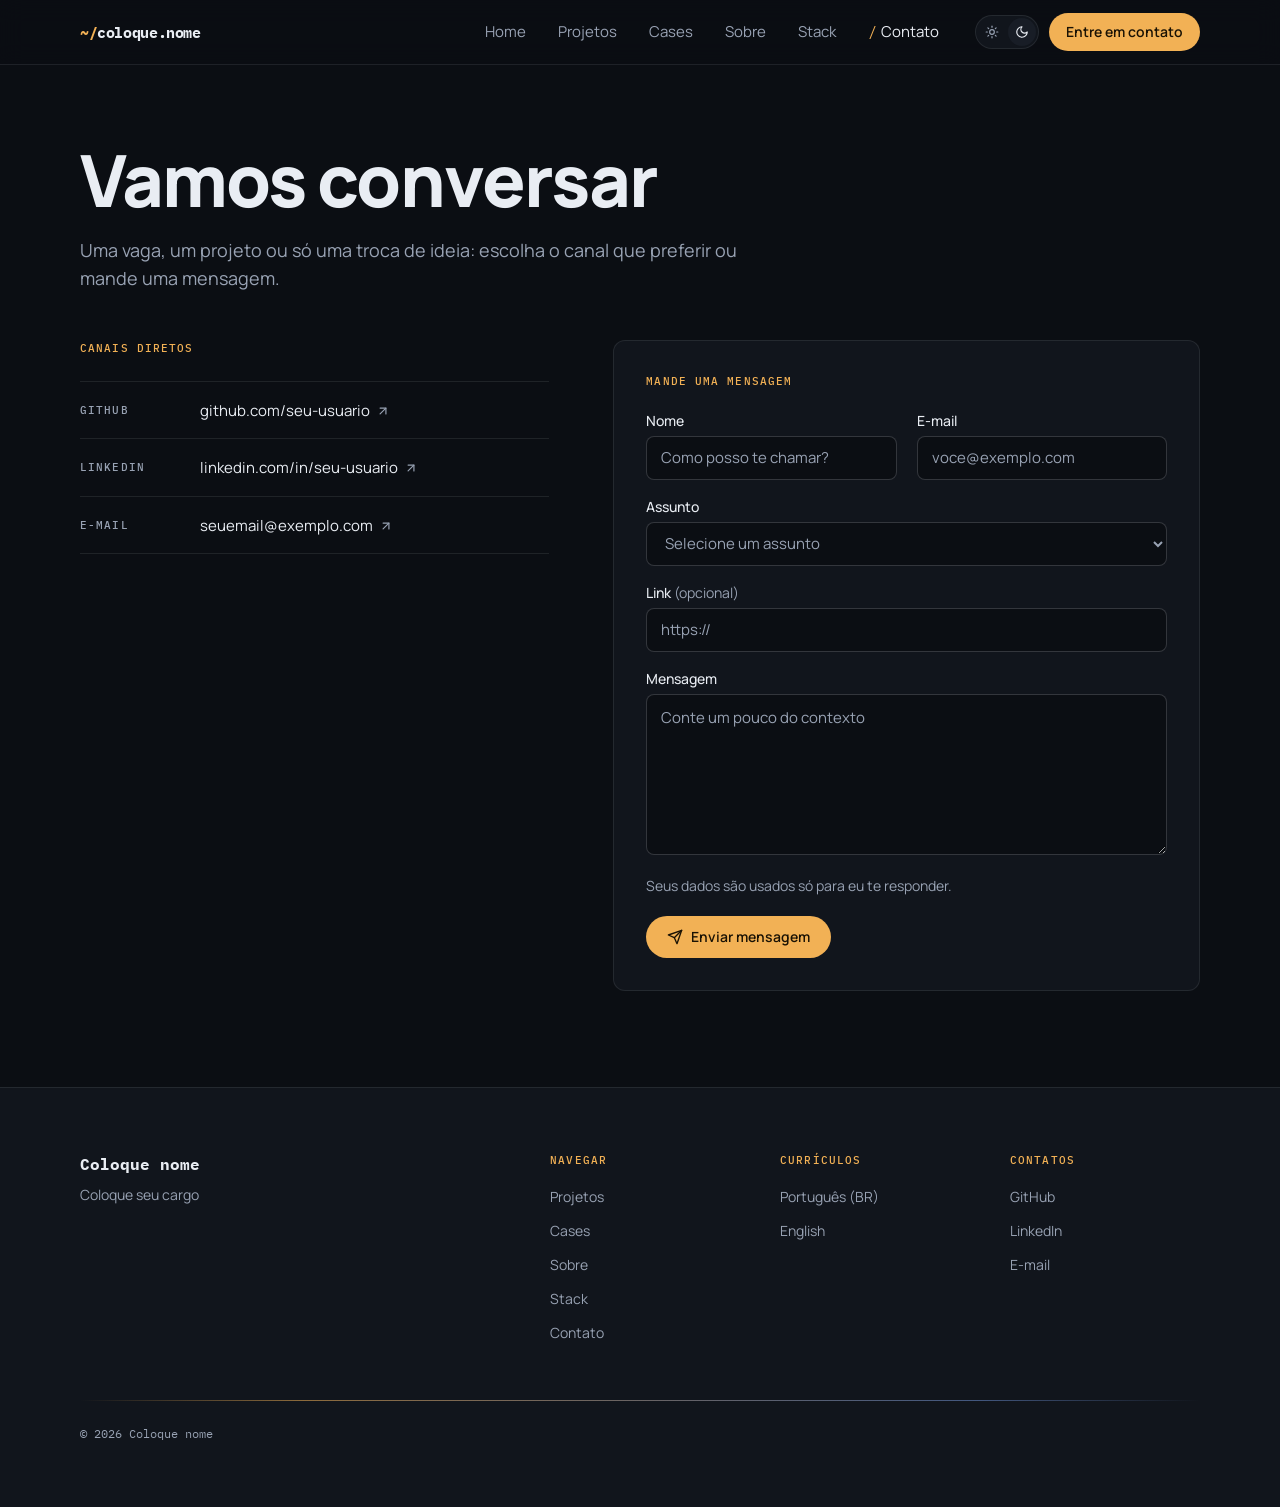
<file: projetos/portfolio-web-design/contato.html>
<!DOCTYPE html>
<html lang="pt-BR">
<head>
  <meta charset="UTF-8">
  <meta name="viewport" content="width=device-width, initial-scale=1">
  <title>Contato · Coloque nome</title>
  <meta name="description" content="Uma vaga, um projeto ou só uma troca de ideia: escolha o canal que preferir ou mande uma mensagem.">
  <meta property="og:title" content="Contato · Coloque nome">
  <meta property="og:description" content="Uma vaga, um projeto ou só uma troca de ideia: escolha o canal que preferir ou mande uma mensagem.">
  <meta property="og:type" content="website">
  <meta property="og:locale" content="pt_BR">
  <link rel="icon" href="assets/favicon.svg" type="image/svg+xml">

  <link rel="preconnect" href="https://fonts.googleapis.com">
  <link rel="preconnect" href="https://fonts.gstatic.com" crossorigin>
  <link rel="stylesheet" href="https://fonts.googleapis.com/css2?family=IBM+Plex+Mono:wght@400;500;600;700&family=Manrope:wght@400..800&display=swap">

  <link rel="stylesheet" href="css/tokens.css">
  <link rel="stylesheet" href="css/base.css">
  <link rel="stylesheet" href="css/componentes.css">
  <link rel="stylesheet" href="css/layout.css">
  <link rel="stylesheet" href="css/contato.css">

  <!-- Aplica o tema antes de desenhar a página. -->
  <script src="js/tema.js"></script>
</head>
<body>
  <a class="pular" href="#conteudo">Pular para o conteúdo</a>

  <header class="cabecalho">
    <div class="container cabecalho__barra">
      <a class="logo" href="index.html" aria-label="Ir para a página inicial"><span aria-hidden="true">~/</span>coloque.nome</a>

      <div class="cabecalho__lado">
        <nav class="nav" aria-label="Navegação principal">
          <ul>
            <li><a href="index.html">Home</a></li>
            <li><a href="projetos.html">Projetos</a></li>
            <li><a href="cases.html">Cases</a></li>
            <li><a href="sobre.html">Sobre</a></li>
            <li><a href="stack.html">Stack</a></li>
            <li><a href="contato.html" aria-current="page"><span class="nav__marca" aria-hidden="true">/</span>Contato</a></li>
          </ul>
        </nav>

        <div class="cabecalho__acoes">
          <div class="tema" role="group" aria-label="Tema">
            <button class="tema__botao" type="button" data-definir-tema="claro" aria-label="Usar tema claro" title="Usar tema claro">
              <svg class="icone" viewBox="0 0 24 24" aria-hidden="true"><circle cx="12" cy="12" r="4"/><path d="M12 2v2"/><path d="M12 20v2"/><path d="m4.93 4.93 1.41 1.41"/><path d="m17.66 17.66 1.41 1.41"/><path d="M2 12h2"/><path d="M20 12h2"/><path d="m6.34 17.66-1.41 1.41"/><path d="m19.07 4.93-1.41 1.41"/></svg>
            </button>
            <button class="tema__botao" type="button" data-definir-tema="escuro" aria-label="Usar tema escuro" title="Usar tema escuro">
              <svg class="icone" viewBox="0 0 24 24" aria-hidden="true"><path d="M12 3a6 6 0 0 0 9 9 9 9 0 1 1-9-9Z"/></svg>
            </button>
          </div>
          <a class="botao botao--primario cabecalho__cta" href="contato.html">Entre em contato</a>
          <button class="menu-botao" type="button" aria-expanded="false" aria-controls="menu-mobile" aria-label="Abrir menu">
            <svg class="icone icone--abrir" viewBox="0 0 24 24" aria-hidden="true"><path d="M4 6h16"/><path d="M4 12h16"/><path d="M4 18h16"/></svg>
            <svg class="icone icone--fechar" viewBox="0 0 24 24" aria-hidden="true"><path d="M18 6 6 18"/><path d="m6 6 12 12"/></svg>
          </button>
        </div>
      </div>
    </div>

    <nav class="menu-mobile" id="menu-mobile" aria-label="Navegação principal" hidden>
      <ul class="container">
        <li><a class="menu-mobile__link" href="index.html"><span class="nav__marca" aria-hidden="true">/</span>Home</a></li>
        <li><a class="menu-mobile__link" href="projetos.html"><span class="nav__marca" aria-hidden="true">/</span>Projetos</a></li>
        <li><a class="menu-mobile__link" href="cases.html"><span class="nav__marca" aria-hidden="true">/</span>Cases</a></li>
        <li><a class="menu-mobile__link" href="sobre.html"><span class="nav__marca" aria-hidden="true">/</span>Sobre</a></li>
        <li><a class="menu-mobile__link" href="stack.html"><span class="nav__marca" aria-hidden="true">/</span>Stack</a></li>
        <li><a class="menu-mobile__link" href="contato.html" aria-current="page"><span class="nav__marca" aria-hidden="true">/</span>Contato</a></li>
        <li class="menu-mobile__cta"><a class="botao botao--primario" href="contato.html">Entre em contato</a></li>
      </ul>
    </nav>
  </header>

  <main id="conteudo">
    <header class="container pagina__cabecalho">
      <h1 class="pagina__titulo">Vamos conversar</h1>
      <p class="pagina__subtitulo">Uma vaga, um projeto ou só uma troca de ideia: escolha o canal que preferir ou mande uma mensagem.</p>
    </header>

    <div class="container contato">
      <section aria-labelledby="canais">
        <h2 class="rotulo" id="canais">Canais diretos</h2>
        <dl class="canais">
          <div>
            <dt class="rotulo">GitHub</dt>
            <dd>
              <a href="https://github.com/seu-usuario" target="_blank" rel="noopener noreferrer"><span>github.com/seu-usuario</span><svg class="icone" viewBox="0 0 24 24" aria-hidden="true"><path d="M7 7h10v10"/><path d="M7 17 17 7"/></svg><span class="so-leitor"> (abre em nova aba)</span></a>
            </dd>
          </div>
          <div>
            <dt class="rotulo">LinkedIn</dt>
            <dd>
              <a href="https://www.linkedin.com/in/seu-usuario" target="_blank" rel="noopener noreferrer"><span>linkedin.com/in/seu-usuario</span><svg class="icone" viewBox="0 0 24 24" aria-hidden="true"><path d="M7 7h10v10"/><path d="M7 17 17 7"/></svg><span class="so-leitor"> (abre em nova aba)</span></a>
            </dd>
          </div>
          <div>
            <dt class="rotulo">E-mail</dt>
            <dd>
              <a href="mailto:seuemail@exemplo.com"><span>seuemail@exemplo.com</span><svg class="icone" viewBox="0 0 24 24" aria-hidden="true"><path d="M7 7h10v10"/><path d="M7 17 17 7"/></svg></a>
            </dd>
          </div>
        </dl>
      </section>

      <section class="contato__formulario" aria-labelledby="formulario">
        <h2 class="rotulo" id="formulario">Mande uma mensagem</h2>

        <!-- Sem JavaScript, o envio cai no aplicativo de e-mail pelo próprio action. -->
        <form class="formulario" action="mailto:seuemail@exemplo.com" method="post" enctype="text/plain" data-destino="seuemail@exemplo.com" novalidate>
          <div class="formulario__linha">
            <div class="campo">
              <label for="nome">Nome</label>
              <input id="nome" name="nome" type="text" autocomplete="name" placeholder="Como posso te chamar?" required>
              <p class="campo__erro" id="nome-erro" role="alert" hidden></p>
            </div>
            <div class="campo">
              <label for="email">E-mail</label>
              <input id="email" name="email" type="email" autocomplete="email" placeholder="voce@exemplo.com" required>
              <p class="campo__erro" id="email-erro" role="alert" hidden></p>
            </div>
          </div>

          <div class="campo">
            <label for="assunto">Assunto</label>
            <select id="assunto" name="assunto" required>
              <option value="" selected disabled>Selecione um assunto</option>
              <option value="vaga">Oportunidade de trabalho</option>
              <option value="projeto">Projeto ou freelance</option>
              <option value="duvida">Dúvida sobre um projeto ou case</option>
              <option value="outro">Outro assunto</option>
            </select>
            <p class="campo__erro" id="assunto-erro" role="alert" hidden></p>
          </div>

          <div class="campo">
            <label for="link">Link <span>(opcional)</span></label>
            <input id="link" name="link" type="url" inputmode="url" placeholder="https://">
            <p class="campo__erro" id="link-erro" role="alert" hidden></p>
          </div>

          <div class="campo">
            <label for="mensagem">Mensagem</label>
            <textarea id="mensagem" name="mensagem" rows="6" placeholder="Conte um pouco do contexto" required></textarea>
            <p class="campo__erro" id="mensagem-erro" role="alert" hidden></p>
          </div>

          <!-- Honeypot: pessoas não veem este campo, só robôs o preenchem. -->
          <div class="formulario__armadilha" aria-hidden="true">
            <label>Site <input type="text" name="site" tabindex="-1" autocomplete="off"></label>
          </div>

          <p class="formulario__privacidade">Seus dados são usados só para eu te responder.</p>

          <div class="formulario__rodape">
            <button class="botao botao--primario" type="submit"><svg class="icone" viewBox="0 0 24 24" aria-hidden="true"><path d="m22 2-7 20-4-9-9-4Z"/><path d="M22 2 11 13"/></svg> Enviar mensagem</button>
            <p class="formulario__resultado" aria-live="polite"></p>
          </div>
        </form>
      </section>
    </div>
  </main>

  <footer class="rodape">
    <div class="container rodape__conteudo">
      <div class="rodape__grade">
        <div>
          <p class="rodape__nome">Coloque nome</p>
          <p class="rodape__cargo">Coloque seu cargo</p>
        </div>

        <div class="rodape__colunas">
          <div>
            <h2 class="rotulo">Navegar</h2>
            <ul>
              <li><a href="projetos.html">Projetos</a></li>
              <li><a href="cases.html">Cases</a></li>
              <li><a href="sobre.html">Sobre</a></li>
              <li><a href="stack.html">Stack</a></li>
              <li><a href="contato.html">Contato</a></li>
            </ul>
          </div>

          <div>
            <h2 class="rotulo">Currículos</h2>
            <ul>
              <li><a href="assets/curriculos/curriculo-pt-br.pdf" target="_blank" rel="noopener noreferrer">Português (BR)<span class="so-leitor"> (abre em nova aba)</span></a></li>
              <li><a href="assets/curriculos/resume-en.pdf" target="_blank" rel="noopener noreferrer" lang="en">English<span class="so-leitor" lang="pt-BR"> (abre em nova aba)</span></a></li>
            </ul>
          </div>

          <div>
            <h2 class="rotulo">Contatos</h2>
            <ul>
              <li><a href="https://github.com/seu-usuario" target="_blank" rel="noopener noreferrer">GitHub<span class="so-leitor"> (abre em nova aba)</span></a></li>
              <li><a href="https://www.linkedin.com/in/seu-usuario" target="_blank" rel="noopener noreferrer">LinkedIn<span class="so-leitor"> (abre em nova aba)</span></a></li>
              <li><a href="mailto:seuemail@exemplo.com">E-mail</a></li>
            </ul>
          </div>
        </div>
      </div>

      <div class="divisor"></div>
      <p class="rodape__direitos">© <span id="ano">2026</span> Coloque nome</p>
    </div>
  </footer>

  <script src="js/menu.js" defer></script>
  <script src="js/rodape.js" defer></script>
  <script src="js/revelar.js" defer></script>
  <script src="js/contato.js" defer></script>
</body>
</html>
</file>
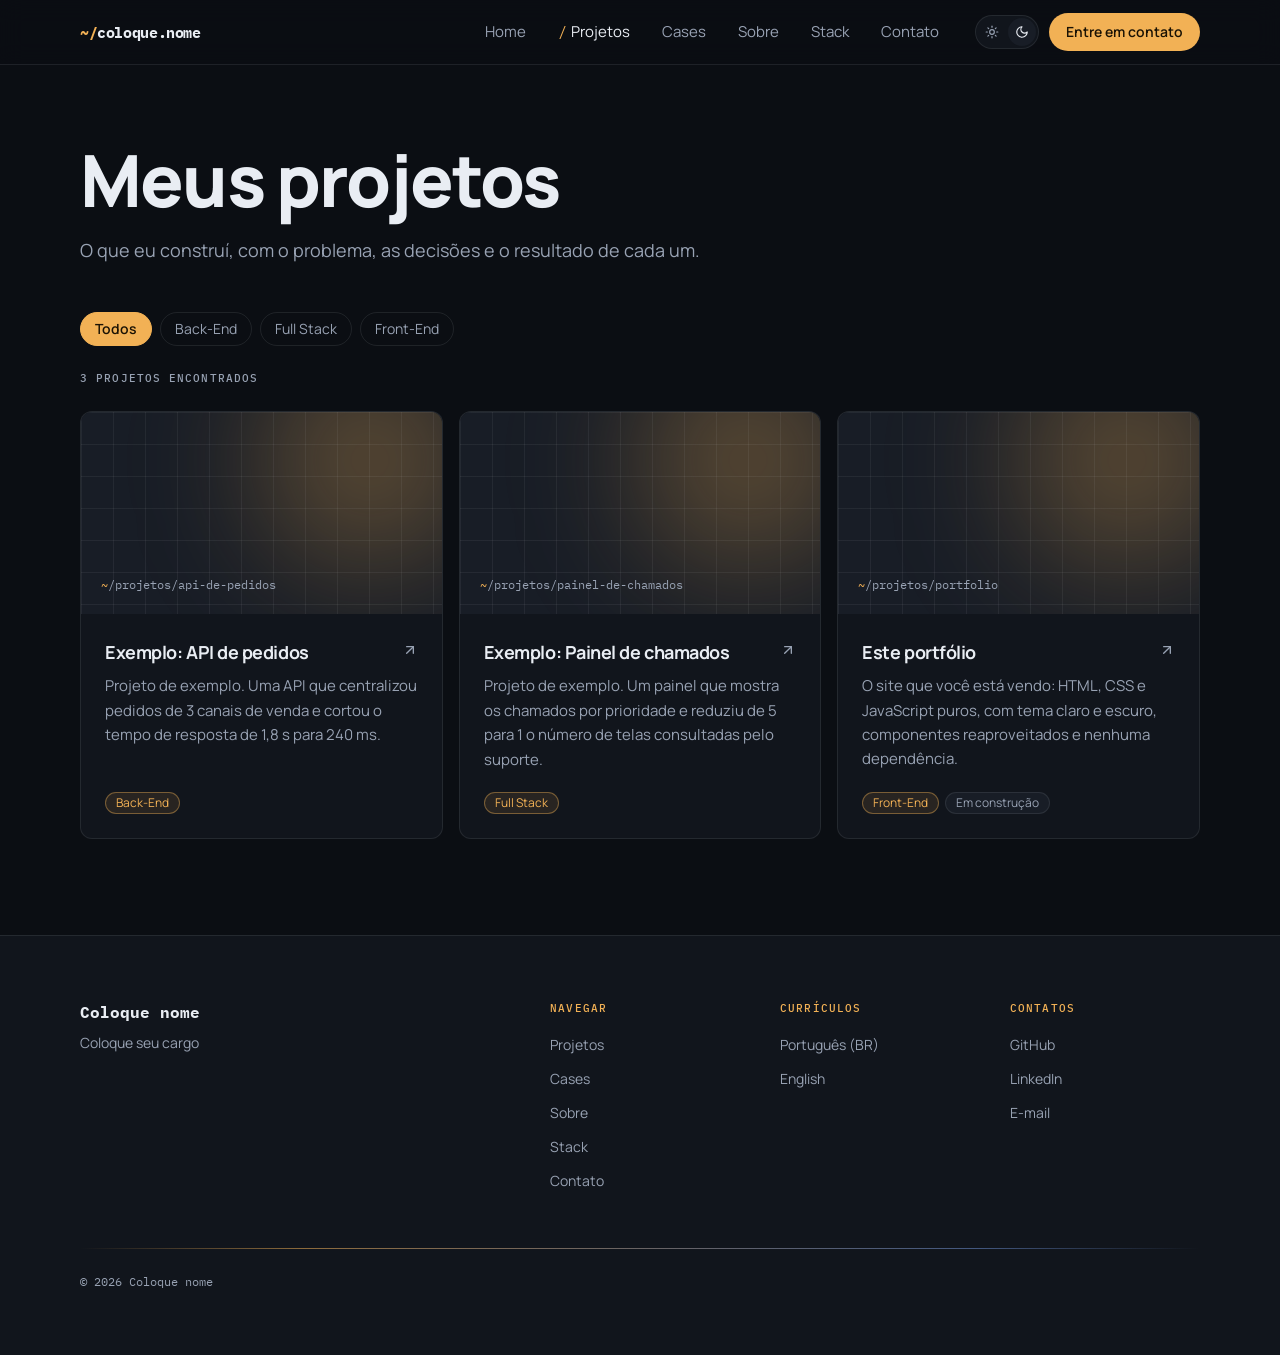
<file: projetos/portfolio-web-design/projetos.html>
<!DOCTYPE html>
<html lang="pt-BR">
<head>
  <meta charset="UTF-8">
  <meta name="viewport" content="width=device-width, initial-scale=1">
  <title>Projetos · Coloque nome</title>
  <meta name="description" content="O que eu construí, com o problema, as decisões e o resultado de cada um.">
  <meta property="og:title" content="Projetos · Coloque nome">
  <meta property="og:description" content="O que eu construí, com o problema, as decisões e o resultado de cada um.">
  <meta property="og:type" content="website">
  <meta property="og:locale" content="pt_BR">
  <link rel="icon" href="assets/favicon.svg" type="image/svg+xml">

  <link rel="preconnect" href="https://fonts.googleapis.com">
  <link rel="preconnect" href="https://fonts.gstatic.com" crossorigin>
  <link rel="stylesheet" href="https://fonts.googleapis.com/css2?family=IBM+Plex+Mono:wght@400;500;600;700&family=Manrope:wght@400..800&display=swap">

  <link rel="stylesheet" href="css/tokens.css">
  <link rel="stylesheet" href="css/base.css">
  <link rel="stylesheet" href="css/componentes.css">
  <link rel="stylesheet" href="css/layout.css">
  <link rel="stylesheet" href="css/listagem.css">

  <!-- Aplica o tema antes de desenhar a página. -->
  <script src="js/tema.js"></script>
</head>
<body>
  <a class="pular" href="#conteudo">Pular para o conteúdo</a>

  <header class="cabecalho">
    <div class="container cabecalho__barra">
      <a class="logo" href="index.html" aria-label="Ir para a página inicial"><span aria-hidden="true">~/</span>coloque.nome</a>

      <div class="cabecalho__lado">
        <nav class="nav" aria-label="Navegação principal">
          <ul>
            <li><a href="index.html">Home</a></li>
            <li><a href="projetos.html" aria-current="page"><span class="nav__marca" aria-hidden="true">/</span>Projetos</a></li>
            <li><a href="cases.html">Cases</a></li>
            <li><a href="sobre.html">Sobre</a></li>
            <li><a href="stack.html">Stack</a></li>
            <li><a href="contato.html">Contato</a></li>
          </ul>
        </nav>

        <div class="cabecalho__acoes">
          <div class="tema" role="group" aria-label="Tema">
            <button class="tema__botao" type="button" data-definir-tema="claro" aria-label="Usar tema claro" title="Usar tema claro">
              <svg class="icone" viewBox="0 0 24 24" aria-hidden="true"><circle cx="12" cy="12" r="4"/><path d="M12 2v2"/><path d="M12 20v2"/><path d="m4.93 4.93 1.41 1.41"/><path d="m17.66 17.66 1.41 1.41"/><path d="M2 12h2"/><path d="M20 12h2"/><path d="m6.34 17.66-1.41 1.41"/><path d="m19.07 4.93-1.41 1.41"/></svg>
            </button>
            <button class="tema__botao" type="button" data-definir-tema="escuro" aria-label="Usar tema escuro" title="Usar tema escuro">
              <svg class="icone" viewBox="0 0 24 24" aria-hidden="true"><path d="M12 3a6 6 0 0 0 9 9 9 9 0 1 1-9-9Z"/></svg>
            </button>
          </div>
          <a class="botao botao--primario cabecalho__cta" href="contato.html">Entre em contato</a>
          <button class="menu-botao" type="button" aria-expanded="false" aria-controls="menu-mobile" aria-label="Abrir menu">
            <svg class="icone icone--abrir" viewBox="0 0 24 24" aria-hidden="true"><path d="M4 6h16"/><path d="M4 12h16"/><path d="M4 18h16"/></svg>
            <svg class="icone icone--fechar" viewBox="0 0 24 24" aria-hidden="true"><path d="M18 6 6 18"/><path d="m6 6 12 12"/></svg>
          </button>
        </div>
      </div>
    </div>

    <nav class="menu-mobile" id="menu-mobile" aria-label="Navegação principal" hidden>
      <ul class="container">
        <li><a class="menu-mobile__link" href="index.html"><span class="nav__marca" aria-hidden="true">/</span>Home</a></li>
        <li><a class="menu-mobile__link" href="projetos.html" aria-current="page"><span class="nav__marca" aria-hidden="true">/</span>Projetos</a></li>
        <li><a class="menu-mobile__link" href="cases.html"><span class="nav__marca" aria-hidden="true">/</span>Cases</a></li>
        <li><a class="menu-mobile__link" href="sobre.html"><span class="nav__marca" aria-hidden="true">/</span>Sobre</a></li>
        <li><a class="menu-mobile__link" href="stack.html"><span class="nav__marca" aria-hidden="true">/</span>Stack</a></li>
        <li><a class="menu-mobile__link" href="contato.html"><span class="nav__marca" aria-hidden="true">/</span>Contato</a></li>
        <li class="menu-mobile__cta"><a class="botao botao--primario" href="contato.html">Entre em contato</a></li>
      </ul>
    </nav>
  </header>

  <main id="conteudo">
    <div data-tom="projeto">
      <header class="container pagina__cabecalho">
        <h1 class="pagina__titulo">Meus projetos</h1>
        <p class="pagina__subtitulo">O que eu construí, com o problema, as decisões e o resultado de cada um.</p>
      </header>

      <div class="container listagem" data-listagem>
        <div class="filtros" role="group" aria-label="Filtrar por categoria">
          <button class="filtros__botao" type="button" data-filtro="" aria-pressed="true">Todos</button>
          <button class="filtros__botao" type="button" data-filtro="Back-End" aria-pressed="false">Back-End</button>
          <button class="filtros__botao" type="button" data-filtro="Full Stack" aria-pressed="false">Full Stack</button>
          <button class="filtros__botao" type="button" data-filtro="Front-End" aria-pressed="false">Front-End</button>
        </div>

        <p class="rotulo listagem__contador" aria-live="polite" data-singular="# projeto encontrado" data-plural="# projetos encontrados" data-vazio="Nenhum projeto encontrado">3 projetos encontrados</p>

        <ul class="listagem__grade">
          <li data-categorias="Back-End">
            <article class="card">
              <div class="capa" aria-hidden="true">
                <div class="malha"></div>
                <p class="capa__caminho"><span>~</span>/projetos/api-de-pedidos</p>
              </div>
              <div class="card__corpo">
                <div class="card__topo">
                  <h2 class="card__titulo"><a href="projetos/api-de-pedidos.html">Exemplo: API de pedidos</a></h2>
                  <svg class="icone" viewBox="0 0 24 24" aria-hidden="true"><path d="M7 7h10v10"/><path d="M7 17 17 7"/></svg>
                </div>
                <p class="card__resumo">Projeto de exemplo. Uma API que centralizou pedidos de 3 canais de venda e cortou o tempo de resposta de 1,8 s para 240 ms.</p>
                <ul class="tags">
                  <li class="tag tag--tom">Back-End</li>
                </ul>
              </div>
            </article>
          </li>
          <li data-categorias="Full Stack">
            <article class="card">
              <div class="capa" aria-hidden="true">
                <div class="malha"></div>
                <p class="capa__caminho"><span>~</span>/projetos/painel-de-chamados</p>
              </div>
              <div class="card__corpo">
                <div class="card__topo">
                  <h2 class="card__titulo"><a href="projetos/painel-de-chamados.html">Exemplo: Painel de chamados</a></h2>
                  <svg class="icone" viewBox="0 0 24 24" aria-hidden="true"><path d="M7 7h10v10"/><path d="M7 17 17 7"/></svg>
                </div>
                <p class="card__resumo">Projeto de exemplo. Um painel que mostra os chamados por prioridade e reduziu de 5 para 1 o número de telas consultadas pelo suporte.</p>
                <ul class="tags">
                  <li class="tag tag--tom">Full Stack</li>
                </ul>
              </div>
            </article>
          </li>
          <li data-categorias="Front-End">
            <article class="card">
              <div class="capa" aria-hidden="true">
                <div class="malha"></div>
                <p class="capa__caminho"><span>~</span>/projetos/portfolio</p>
              </div>
              <div class="card__corpo">
                <div class="card__topo">
                  <h2 class="card__titulo"><a href="projetos/portfolio.html">Este portfólio</a></h2>
                  <svg class="icone" viewBox="0 0 24 24" aria-hidden="true"><path d="M7 7h10v10"/><path d="M7 17 17 7"/></svg>
                </div>
                <p class="card__resumo">O site que você está vendo: HTML, CSS e JavaScript puros, com tema claro e escuro, componentes reaproveitados e nenhuma dependência.</p>
                <ul class="tags">
                  <li class="tag tag--tom">Front-End</li>
                  <li class="tag">Em construção</li>
                </ul>
              </div>
            </article>
          </li>
        </ul>
      </div>
    </div>
  </main>

  <footer class="rodape">
    <div class="container rodape__conteudo">
      <div class="rodape__grade">
        <div>
          <p class="rodape__nome">Coloque nome</p>
          <p class="rodape__cargo">Coloque seu cargo</p>
        </div>

        <div class="rodape__colunas">
          <div>
            <h2 class="rotulo">Navegar</h2>
            <ul>
              <li><a href="projetos.html">Projetos</a></li>
              <li><a href="cases.html">Cases</a></li>
              <li><a href="sobre.html">Sobre</a></li>
              <li><a href="stack.html">Stack</a></li>
              <li><a href="contato.html">Contato</a></li>
            </ul>
          </div>

          <div>
            <h2 class="rotulo">Currículos</h2>
            <ul>
              <li><a href="assets/curriculos/curriculo-pt-br.pdf" target="_blank" rel="noopener noreferrer">Português (BR)<span class="so-leitor"> (abre em nova aba)</span></a></li>
              <li><a href="assets/curriculos/resume-en.pdf" target="_blank" rel="noopener noreferrer" lang="en">English<span class="so-leitor" lang="pt-BR"> (abre em nova aba)</span></a></li>
            </ul>
          </div>

          <div>
            <h2 class="rotulo">Contatos</h2>
            <ul>
              <li><a href="https://github.com/seu-usuario" target="_blank" rel="noopener noreferrer">GitHub<span class="so-leitor"> (abre em nova aba)</span></a></li>
              <li><a href="https://www.linkedin.com/in/seu-usuario" target="_blank" rel="noopener noreferrer">LinkedIn<span class="so-leitor"> (abre em nova aba)</span></a></li>
              <li><a href="mailto:seuemail@exemplo.com">E-mail</a></li>
            </ul>
          </div>
        </div>
      </div>

      <div class="divisor"></div>
      <p class="rodape__direitos">© <span id="ano">2026</span> Coloque nome</p>
    </div>
  </footer>

  <script src="js/menu.js" defer></script>
  <script src="js/rodape.js" defer></script>
  <script src="js/revelar.js" defer></script>
  <script src="js/listagem.js" defer></script>
</body>
</html>
</file>
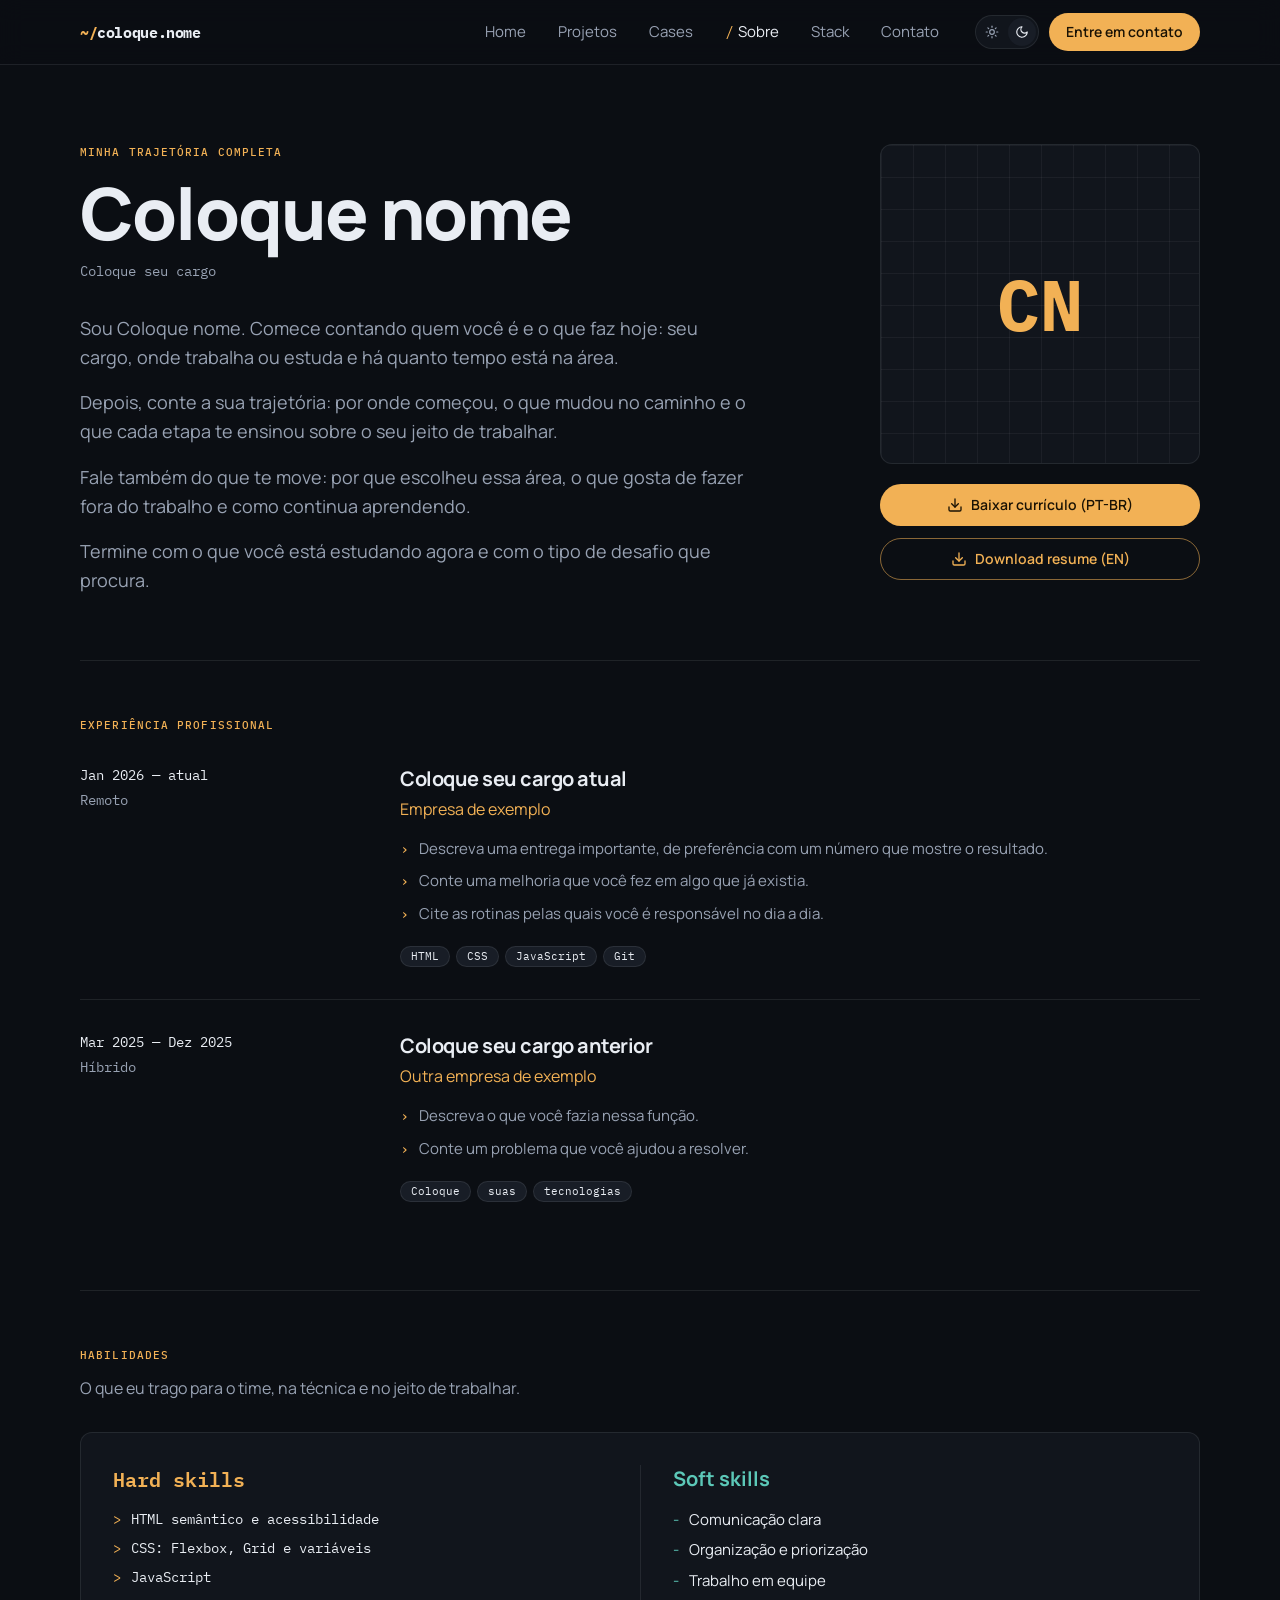
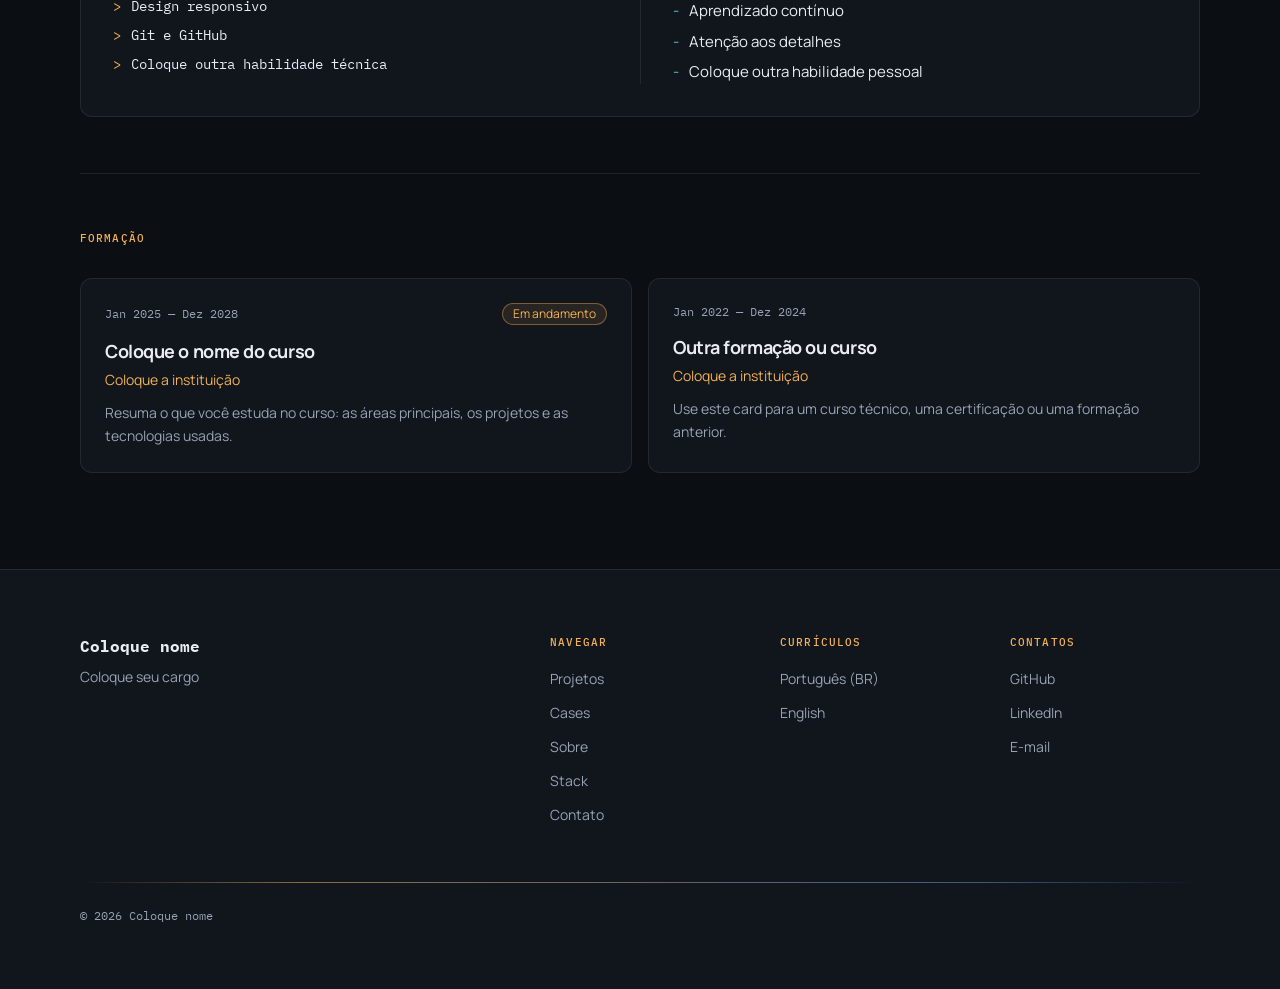
<file: projetos/portfolio-web-design/sobre.html>
<!DOCTYPE html>
<html lang="pt-BR">
<head>
  <meta charset="UTF-8">
  <meta name="viewport" content="width=device-width, initial-scale=1">
  <title>Sobre · Coloque nome</title>
  <meta name="description" content="Minha trajetória completa: experiência profissional, habilidades e formação.">
  <meta property="og:title" content="Sobre · Coloque nome">
  <meta property="og:description" content="Minha trajetória completa: experiência profissional, habilidades e formação.">
  <meta property="og:type" content="website">
  <meta property="og:locale" content="pt_BR">
  <link rel="icon" href="assets/favicon.svg" type="image/svg+xml">

  <link rel="preconnect" href="https://fonts.googleapis.com">
  <link rel="preconnect" href="https://fonts.gstatic.com" crossorigin>
  <link rel="stylesheet" href="https://fonts.googleapis.com/css2?family=IBM+Plex+Mono:wght@400;500;600;700&family=Manrope:wght@400..800&display=swap">

  <link rel="stylesheet" href="css/tokens.css">
  <link rel="stylesheet" href="css/base.css">
  <link rel="stylesheet" href="css/componentes.css">
  <link rel="stylesheet" href="css/layout.css">
  <link rel="stylesheet" href="css/sobre.css">

  <!-- Aplica o tema antes de desenhar a página. -->
  <script src="js/tema.js"></script>
</head>
<body>
  <a class="pular" href="#conteudo">Pular para o conteúdo</a>

  <header class="cabecalho">
    <div class="container cabecalho__barra">
      <a class="logo" href="index.html" aria-label="Ir para a página inicial"><span aria-hidden="true">~/</span>coloque.nome</a>

      <div class="cabecalho__lado">
        <nav class="nav" aria-label="Navegação principal">
          <ul>
            <li><a href="index.html">Home</a></li>
            <li><a href="projetos.html">Projetos</a></li>
            <li><a href="cases.html">Cases</a></li>
            <li><a href="sobre.html" aria-current="page"><span class="nav__marca" aria-hidden="true">/</span>Sobre</a></li>
            <li><a href="stack.html">Stack</a></li>
            <li><a href="contato.html">Contato</a></li>
          </ul>
        </nav>

        <div class="cabecalho__acoes">
          <div class="tema" role="group" aria-label="Tema">
            <button class="tema__botao" type="button" data-definir-tema="claro" aria-label="Usar tema claro" title="Usar tema claro">
              <svg class="icone" viewBox="0 0 24 24" aria-hidden="true"><circle cx="12" cy="12" r="4"/><path d="M12 2v2"/><path d="M12 20v2"/><path d="m4.93 4.93 1.41 1.41"/><path d="m17.66 17.66 1.41 1.41"/><path d="M2 12h2"/><path d="M20 12h2"/><path d="m6.34 17.66-1.41 1.41"/><path d="m19.07 4.93-1.41 1.41"/></svg>
            </button>
            <button class="tema__botao" type="button" data-definir-tema="escuro" aria-label="Usar tema escuro" title="Usar tema escuro">
              <svg class="icone" viewBox="0 0 24 24" aria-hidden="true"><path d="M12 3a6 6 0 0 0 9 9 9 9 0 1 1-9-9Z"/></svg>
            </button>
          </div>
          <a class="botao botao--primario cabecalho__cta" href="contato.html">Entre em contato</a>
          <button class="menu-botao" type="button" aria-expanded="false" aria-controls="menu-mobile" aria-label="Abrir menu">
            <svg class="icone icone--abrir" viewBox="0 0 24 24" aria-hidden="true"><path d="M4 6h16"/><path d="M4 12h16"/><path d="M4 18h16"/></svg>
            <svg class="icone icone--fechar" viewBox="0 0 24 24" aria-hidden="true"><path d="M18 6 6 18"/><path d="m6 6 12 12"/></svg>
          </button>
        </div>
      </div>
    </div>

    <nav class="menu-mobile" id="menu-mobile" aria-label="Navegação principal" hidden>
      <ul class="container">
        <li><a class="menu-mobile__link" href="index.html"><span class="nav__marca" aria-hidden="true">/</span>Home</a></li>
        <li><a class="menu-mobile__link" href="projetos.html"><span class="nav__marca" aria-hidden="true">/</span>Projetos</a></li>
        <li><a class="menu-mobile__link" href="cases.html"><span class="nav__marca" aria-hidden="true">/</span>Cases</a></li>
        <li><a class="menu-mobile__link" href="sobre.html" aria-current="page"><span class="nav__marca" aria-hidden="true">/</span>Sobre</a></li>
        <li><a class="menu-mobile__link" href="stack.html"><span class="nav__marca" aria-hidden="true">/</span>Stack</a></li>
        <li><a class="menu-mobile__link" href="contato.html"><span class="nav__marca" aria-hidden="true">/</span>Contato</a></li>
        <li class="menu-mobile__cta"><a class="botao botao--primario" href="contato.html">Entre em contato</a></li>
      </ul>
    </nav>
  </header>

  <main id="conteudo">
    <div class="container sobre">
      <!-- Apresentação e currículo -->
      <header class="sobre__cabecalho">
        <div>
          <p class="rotulo sobre__eyebrow">Minha trajetória completa</p>
          <h1 class="sobre__nome">Coloque nome</h1>
          <p class="sobre__cargo">Coloque seu cargo</p>
          <div class="sobre__texto">
            <p>Sou Coloque nome. Comece contando quem você é e o que faz hoje: seu cargo, onde trabalha ou estuda e há quanto tempo está na área.</p>
            <p>Depois, conte a sua trajetória: por onde começou, o que mudou no caminho e o que cada etapa te ensinou sobre o seu jeito de trabalhar.</p>
            <p>Fale também do que te move: por que escolheu essa área, o que gosta de fazer fora do trabalho e como continua aprendendo.</p>
            <p>Termine com o que você está estudando agora e com o tipo de desafio que procura.</p>
          </div>
        </div>

        <aside class="sobre__lateral">
          <div class="sobre__iniciais" aria-hidden="true">
            <div class="malha"></div>
            <span>CN</span>
          </div>
          <div class="sobre__curriculos">
            <a class="botao botao--primario" href="assets/curriculos/curriculo-pt-br.pdf" target="_blank" rel="noopener noreferrer"><svg class="icone" viewBox="0 0 24 24" aria-hidden="true"><path d="M21 15v4a2 2 0 0 1-2 2H5a2 2 0 0 1-2-2v-4"/><path d="m7 10 5 5 5-5"/><path d="M12 15V3"/></svg> Baixar currículo (PT-BR)<span class="so-leitor"> (abre em nova aba)</span></a>
            <a class="botao botao--secundario" href="assets/curriculos/resume-en.pdf" target="_blank" rel="noopener noreferrer"><svg class="icone" viewBox="0 0 24 24" aria-hidden="true"><path d="M21 15v4a2 2 0 0 1-2 2H5a2 2 0 0 1-2-2v-4"/><path d="m7 10 5 5 5-5"/><path d="M12 15V3"/></svg> <span lang="en">Download resume (EN)</span><span class="so-leitor"> (abre em nova aba)</span></a>
          </div>
        </aside>
      </header>

      <!-- Experiência -->
      <section class="sobre__secao" aria-labelledby="experiencia">
        <h2 class="rotulo" id="experiencia">Experiência profissional</h2>
        <ol class="experiencias">
          <li>
            <div class="experiencia" data-revelar>
              <div class="experiencia__periodo">
                <p>Jan 2026 — atual</p>
                <p>Remoto</p>
              </div>
              <div>
                <h3 class="experiencia__cargo">Coloque seu cargo atual</h3>
                <p class="experiencia__empresa">Empresa de exemplo</p>
                <ul class="experiencia__resultados">
                  <li>Descreva uma entrega importante, de preferência com um número que mostre o resultado.</li>
                  <li>Conte uma melhoria que você fez em algo que já existia.</li>
                  <li>Cite as rotinas pelas quais você é responsável no dia a dia.</li>
                </ul>
                <ul class="tags">
                  <li class="tag tag--mono">HTML</li>
                  <li class="tag tag--mono">CSS</li>
                  <li class="tag tag--mono">JavaScript</li>
                  <li class="tag tag--mono">Git</li>
                </ul>
              </div>
            </div>
          </li>
          <li>
            <div class="experiencia" data-revelar data-atraso="0.05">
              <div class="experiencia__periodo">
                <p>Mar 2025 — Dez 2025</p>
                <p>Híbrido</p>
              </div>
              <div>
                <h3 class="experiencia__cargo">Coloque seu cargo anterior</h3>
                <p class="experiencia__empresa">Outra empresa de exemplo</p>
                <ul class="experiencia__resultados">
                  <li>Descreva o que você fazia nessa função.</li>
                  <li>Conte um problema que você ajudou a resolver.</li>
                </ul>
                <ul class="tags">
                  <li class="tag tag--mono">Coloque</li>
                  <li class="tag tag--mono">suas</li>
                  <li class="tag tag--mono">tecnologias</li>
                </ul>
              </div>
            </div>
          </li>
        </ol>
      </section>

      <!-- Habilidades -->
      <section class="sobre__secao" aria-labelledby="habilidades">
        <h2 class="rotulo" id="habilidades">Habilidades</h2>
        <p class="sobre__descricao">O que eu trago para o time, na técnica e no jeito de trabalhar.</p>
        <div class="skills" data-revelar>
          <div class="skills__grade">
            <div class="skills__coluna--hard">
              <h3 class="skills__titulo">Hard skills</h3>
              <ul class="skills__lista">
                <li>HTML semântico e acessibilidade</li>
                <li>CSS: Flexbox, Grid e variáveis</li>
                <li>JavaScript</li>
                <li>Design responsivo</li>
                <li>Git e GitHub</li>
                <li>Coloque outra habilidade técnica</li>
              </ul>
            </div>
            <div class="skills__coluna--soft">
              <h3 class="skills__titulo">Soft skills</h3>
              <ul class="skills__lista">
                <li>Comunicação clara</li>
                <li>Organização e priorização</li>
                <li>Trabalho em equipe</li>
                <li>Aprendizado contínuo</li>
                <li>Atenção aos detalhes</li>
                <li>Coloque outra habilidade pessoal</li>
              </ul>
            </div>
          </div>
        </div>
      </section>

      <!-- Formação -->
      <section class="sobre__secao" aria-labelledby="formacao">
        <h2 class="rotulo" id="formacao">Formação</h2>
        <ul class="formacoes">
          <li class="formacao">
            <div class="formacao__topo">
              <p class="formacao__periodo">Jan 2025 — Dez 2028</p>
              <p class="tag tag--tom">Em andamento</p>
            </div>
            <h3 class="formacao__curso">Coloque o nome do curso</h3>
            <p class="formacao__instituicao">Coloque a instituição</p>
            <p class="formacao__descricao">Resuma o que você estuda no curso: as áreas principais, os projetos e as tecnologias usadas.</p>
          </li>
          <li class="formacao">
            <div class="formacao__topo">
              <p class="formacao__periodo">Jan 2022 — Dez 2024</p>
            </div>
            <h3 class="formacao__curso">Outra formação ou curso</h3>
            <p class="formacao__instituicao">Coloque a instituição</p>
            <p class="formacao__descricao">Use este card para um curso técnico, uma certificação ou uma formação anterior.</p>
          </li>
        </ul>
      </section>
    </div>
  </main>

  <footer class="rodape">
    <div class="container rodape__conteudo">
      <div class="rodape__grade">
        <div>
          <p class="rodape__nome">Coloque nome</p>
          <p class="rodape__cargo">Coloque seu cargo</p>
        </div>

        <div class="rodape__colunas">
          <div>
            <h2 class="rotulo">Navegar</h2>
            <ul>
              <li><a href="projetos.html">Projetos</a></li>
              <li><a href="cases.html">Cases</a></li>
              <li><a href="sobre.html">Sobre</a></li>
              <li><a href="stack.html">Stack</a></li>
              <li><a href="contato.html">Contato</a></li>
            </ul>
          </div>

          <div>
            <h2 class="rotulo">Currículos</h2>
            <ul>
              <li><a href="assets/curriculos/curriculo-pt-br.pdf" target="_blank" rel="noopener noreferrer">Português (BR)<span class="so-leitor"> (abre em nova aba)</span></a></li>
              <li><a href="assets/curriculos/resume-en.pdf" target="_blank" rel="noopener noreferrer" lang="en">English<span class="so-leitor" lang="pt-BR"> (abre em nova aba)</span></a></li>
            </ul>
          </div>

          <div>
            <h2 class="rotulo">Contatos</h2>
            <ul>
              <li><a href="https://github.com/seu-usuario" target="_blank" rel="noopener noreferrer">GitHub<span class="so-leitor"> (abre em nova aba)</span></a></li>
              <li><a href="https://www.linkedin.com/in/seu-usuario" target="_blank" rel="noopener noreferrer">LinkedIn<span class="so-leitor"> (abre em nova aba)</span></a></li>
              <li><a href="mailto:seuemail@exemplo.com">E-mail</a></li>
            </ul>
          </div>
        </div>
      </div>

      <div class="divisor"></div>
      <p class="rodape__direitos">© <span id="ano">2026</span> Coloque nome</p>
    </div>
  </footer>

  <script src="js/menu.js" defer></script>
  <script src="js/rodape.js" defer></script>
  <script src="js/revelar.js" defer></script>
</body>
</html>
</file>
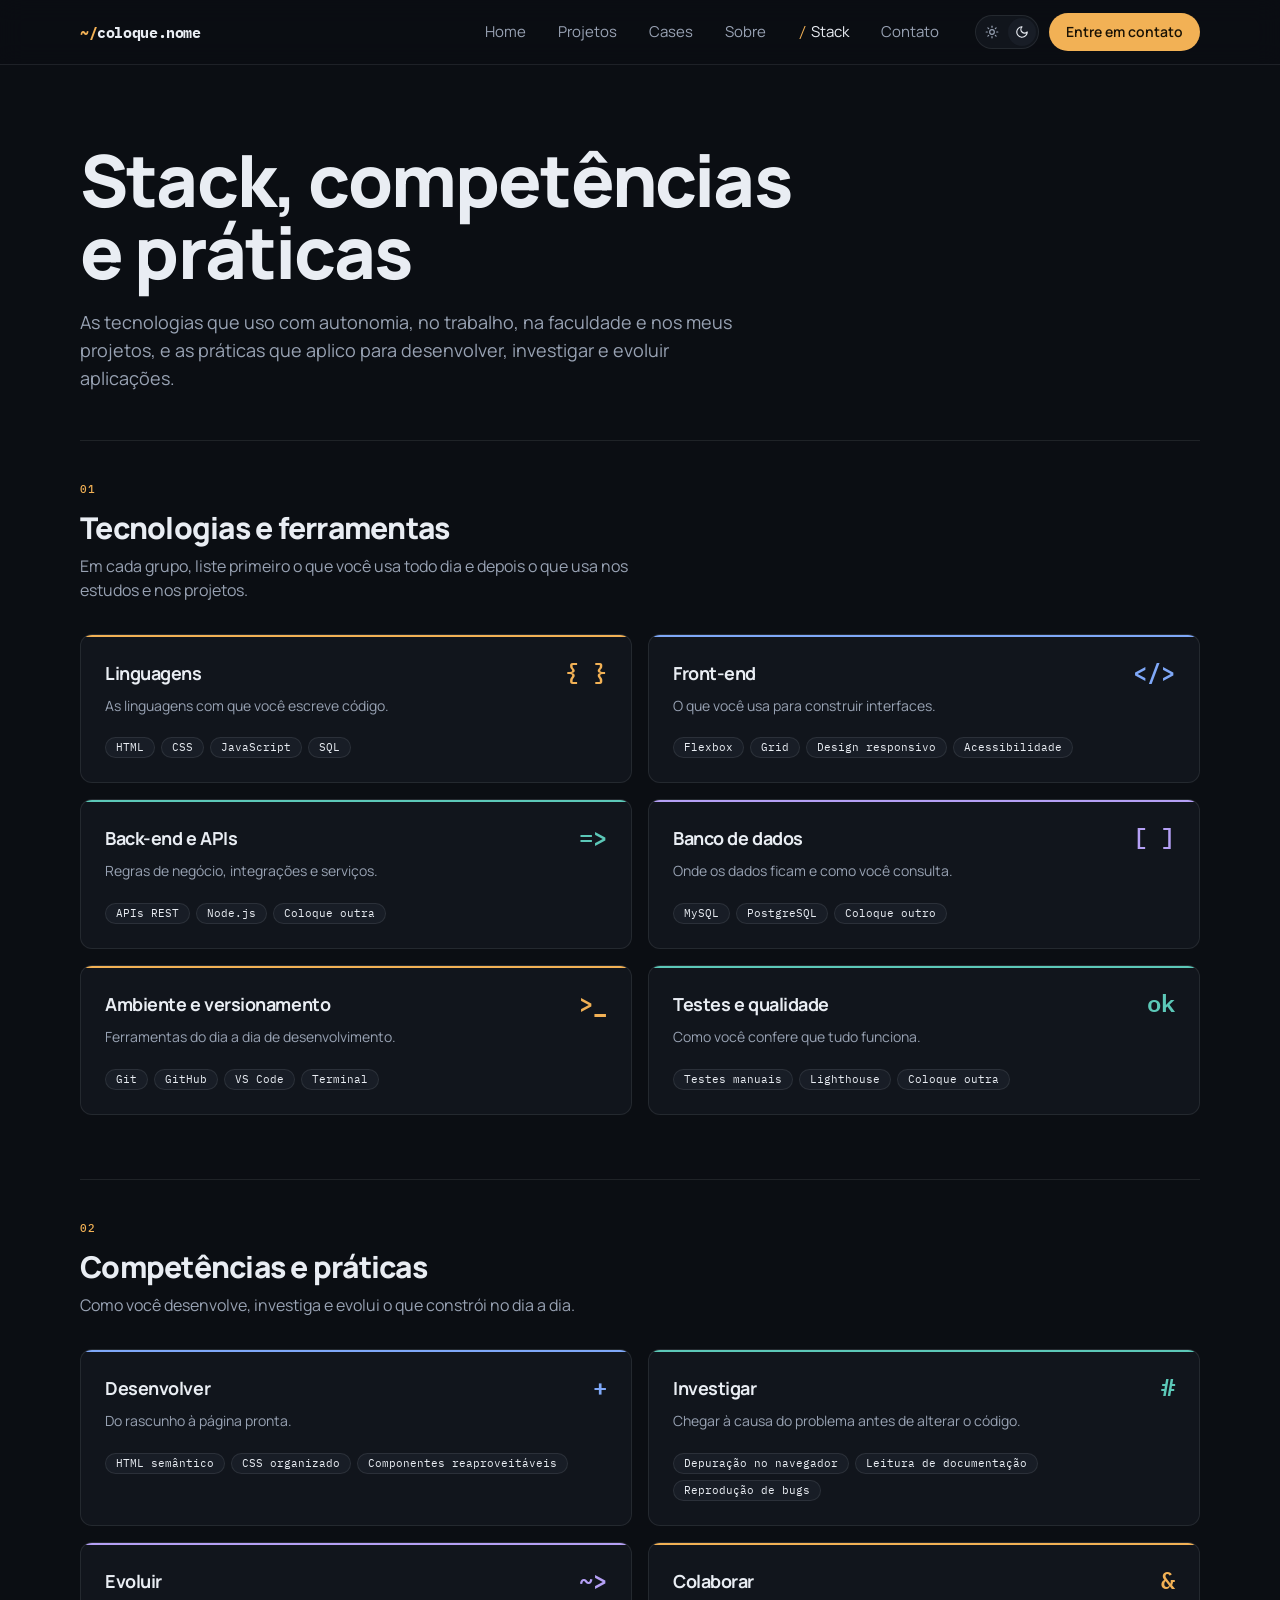
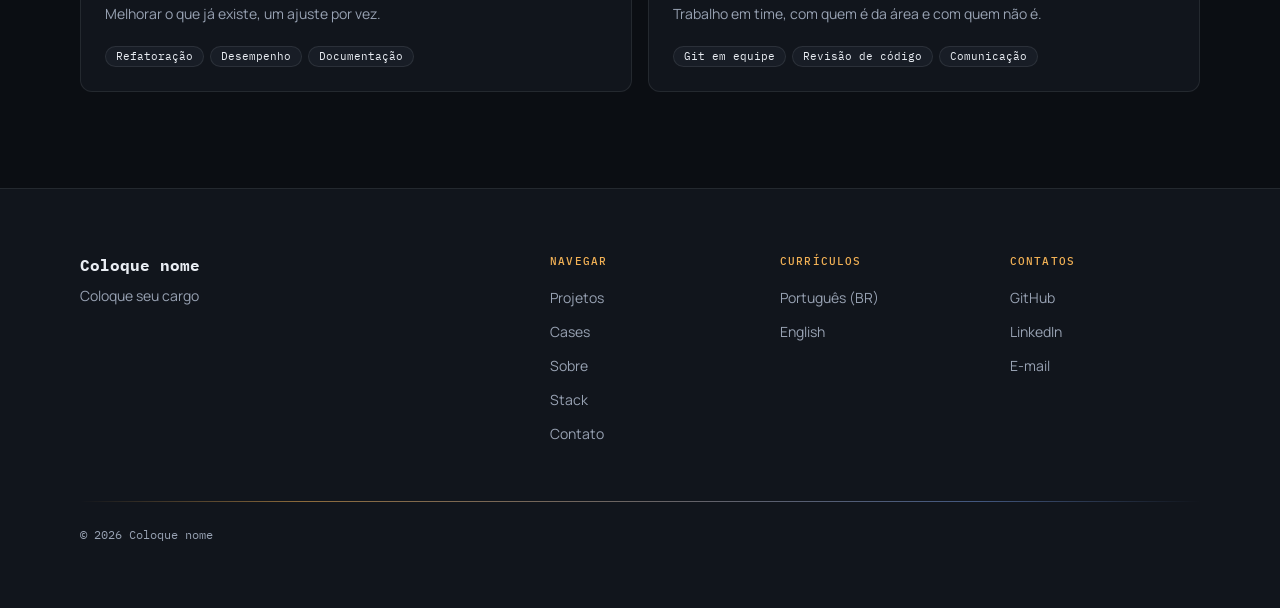
<file: projetos/portfolio-web-design/stack.html>
<!DOCTYPE html>
<html lang="pt-BR">
<head>
  <meta charset="UTF-8">
  <meta name="viewport" content="width=device-width, initial-scale=1">
  <title>Stack · Coloque nome</title>
  <meta name="description" content="As tecnologias que uso e as práticas que aplico para desenvolver, investigar e evoluir aplicações.">
  <meta property="og:title" content="Stack · Coloque nome">
  <meta property="og:description" content="As tecnologias que uso e as práticas que aplico para desenvolver, investigar e evoluir aplicações.">
  <meta property="og:type" content="website">
  <meta property="og:locale" content="pt_BR">
  <link rel="icon" href="assets/favicon.svg" type="image/svg+xml">

  <link rel="preconnect" href="https://fonts.googleapis.com">
  <link rel="preconnect" href="https://fonts.gstatic.com" crossorigin>
  <link rel="stylesheet" href="https://fonts.googleapis.com/css2?family=IBM+Plex+Mono:wght@400;500;600;700&family=Manrope:wght@400..800&display=swap">

  <link rel="stylesheet" href="css/tokens.css">
  <link rel="stylesheet" href="css/base.css">
  <link rel="stylesheet" href="css/componentes.css">
  <link rel="stylesheet" href="css/layout.css">
  <link rel="stylesheet" href="css/stack.css">

  <!-- Aplica o tema antes de desenhar a página. -->
  <script src="js/tema.js"></script>
</head>
<body>
  <a class="pular" href="#conteudo">Pular para o conteúdo</a>

  <header class="cabecalho">
    <div class="container cabecalho__barra">
      <a class="logo" href="index.html" aria-label="Ir para a página inicial"><span aria-hidden="true">~/</span>coloque.nome</a>

      <div class="cabecalho__lado">
        <nav class="nav" aria-label="Navegação principal">
          <ul>
            <li><a href="index.html">Home</a></li>
            <li><a href="projetos.html">Projetos</a></li>
            <li><a href="cases.html">Cases</a></li>
            <li><a href="sobre.html">Sobre</a></li>
            <li><a href="stack.html" aria-current="page"><span class="nav__marca" aria-hidden="true">/</span>Stack</a></li>
            <li><a href="contato.html">Contato</a></li>
          </ul>
        </nav>

        <div class="cabecalho__acoes">
          <div class="tema" role="group" aria-label="Tema">
            <button class="tema__botao" type="button" data-definir-tema="claro" aria-label="Usar tema claro" title="Usar tema claro">
              <svg class="icone" viewBox="0 0 24 24" aria-hidden="true"><circle cx="12" cy="12" r="4"/><path d="M12 2v2"/><path d="M12 20v2"/><path d="m4.93 4.93 1.41 1.41"/><path d="m17.66 17.66 1.41 1.41"/><path d="M2 12h2"/><path d="M20 12h2"/><path d="m6.34 17.66-1.41 1.41"/><path d="m19.07 4.93-1.41 1.41"/></svg>
            </button>
            <button class="tema__botao" type="button" data-definir-tema="escuro" aria-label="Usar tema escuro" title="Usar tema escuro">
              <svg class="icone" viewBox="0 0 24 24" aria-hidden="true"><path d="M12 3a6 6 0 0 0 9 9 9 9 0 1 1-9-9Z"/></svg>
            </button>
          </div>
          <a class="botao botao--primario cabecalho__cta" href="contato.html">Entre em contato</a>
          <button class="menu-botao" type="button" aria-expanded="false" aria-controls="menu-mobile" aria-label="Abrir menu">
            <svg class="icone icone--abrir" viewBox="0 0 24 24" aria-hidden="true"><path d="M4 6h16"/><path d="M4 12h16"/><path d="M4 18h16"/></svg>
            <svg class="icone icone--fechar" viewBox="0 0 24 24" aria-hidden="true"><path d="M18 6 6 18"/><path d="m6 6 12 12"/></svg>
          </button>
        </div>
      </div>
    </div>

    <nav class="menu-mobile" id="menu-mobile" aria-label="Navegação principal" hidden>
      <ul class="container">
        <li><a class="menu-mobile__link" href="index.html"><span class="nav__marca" aria-hidden="true">/</span>Home</a></li>
        <li><a class="menu-mobile__link" href="projetos.html"><span class="nav__marca" aria-hidden="true">/</span>Projetos</a></li>
        <li><a class="menu-mobile__link" href="cases.html"><span class="nav__marca" aria-hidden="true">/</span>Cases</a></li>
        <li><a class="menu-mobile__link" href="sobre.html"><span class="nav__marca" aria-hidden="true">/</span>Sobre</a></li>
        <li><a class="menu-mobile__link" href="stack.html" aria-current="page"><span class="nav__marca" aria-hidden="true">/</span>Stack</a></li>
        <li><a class="menu-mobile__link" href="contato.html"><span class="nav__marca" aria-hidden="true">/</span>Contato</a></li>
        <li class="menu-mobile__cta"><a class="botao botao--primario" href="contato.html">Entre em contato</a></li>
      </ul>
    </nav>
  </header>

  <main id="conteudo">
    <header class="container pagina__cabecalho">
      <h1 class="pagina__titulo">Stack, competências e práticas</h1>
      <p class="pagina__subtitulo">As tecnologias que uso com autonomia, no trabalho, na faculdade e nos meus projetos, e as práticas que aplico para desenvolver, investigar e evoluir aplicações.</p>
    </header>

    <div class="container stack">
      <section aria-labelledby="stack-1">
        <div class="stack__cabecalho">
          <p class="rotulo stack__numero">01</p>
          <h2 class="stack__titulo" id="stack-1">Tecnologias e ferramentas</h2>
          <p class="stack__descricao">Em cada grupo, liste primeiro o que você usa todo dia e depois o que usa nos estudos e nos projetos.</p>
        </div>

        <ul class="stack__grade">
          <li data-revelar>
            <article class="grupo grupo--ambar">
              <div class="grupo__topo">
                <h3 class="grupo__titulo">Linguagens</h3>
                <span class="grupo__glifo" aria-hidden="true">{ }</span>
              </div>
              <p class="grupo__descricao">As linguagens com que você escreve código.</p>
              <ul class="tags">
                <li class="tag tag--mono">HTML</li>
                <li class="tag tag--mono">CSS</li>
                <li class="tag tag--mono">JavaScript</li>
                <li class="tag tag--mono">SQL</li>
              </ul>
            </article>
          </li>
          <li data-revelar data-atraso="0.04">
            <article class="grupo grupo--azul">
              <div class="grupo__topo">
                <h3 class="grupo__titulo">Front-end</h3>
                <span class="grupo__glifo" aria-hidden="true">&lt;/&gt;</span>
              </div>
              <p class="grupo__descricao">O que você usa para construir interfaces.</p>
              <ul class="tags">
                <li class="tag tag--mono">Flexbox</li>
                <li class="tag tag--mono">Grid</li>
                <li class="tag tag--mono">Design responsivo</li>
                <li class="tag tag--mono">Acessibilidade</li>
              </ul>
            </article>
          </li>
          <li data-revelar data-atraso="0.08">
            <article class="grupo grupo--verde">
              <div class="grupo__topo">
                <h3 class="grupo__titulo">Back-end e APIs</h3>
                <span class="grupo__glifo" aria-hidden="true">=&gt;</span>
              </div>
              <p class="grupo__descricao">Regras de negócio, integrações e serviços.</p>
              <ul class="tags">
                <li class="tag tag--mono">APIs REST</li>
                <li class="tag tag--mono">Node.js</li>
                <li class="tag tag--mono">Coloque outra</li>
              </ul>
            </article>
          </li>
          <li data-revelar data-atraso="0.12">
            <article class="grupo grupo--violeta">
              <div class="grupo__topo">
                <h3 class="grupo__titulo">Banco de dados</h3>
                <span class="grupo__glifo" aria-hidden="true">[ ]</span>
              </div>
              <p class="grupo__descricao">Onde os dados ficam e como você consulta.</p>
              <ul class="tags">
                <li class="tag tag--mono">MySQL</li>
                <li class="tag tag--mono">PostgreSQL</li>
                <li class="tag tag--mono">Coloque outro</li>
              </ul>
            </article>
          </li>
          <li data-revelar data-atraso="0.16">
            <article class="grupo grupo--ambar">
              <div class="grupo__topo">
                <h3 class="grupo__titulo">Ambiente e versionamento</h3>
                <span class="grupo__glifo" aria-hidden="true">&gt;_</span>
              </div>
              <p class="grupo__descricao">Ferramentas do dia a dia de desenvolvimento.</p>
              <ul class="tags">
                <li class="tag tag--mono">Git</li>
                <li class="tag tag--mono">GitHub</li>
                <li class="tag tag--mono">VS Code</li>
                <li class="tag tag--mono">Terminal</li>
              </ul>
            </article>
          </li>
          <li data-revelar data-atraso="0.20">
            <article class="grupo grupo--verde">
              <div class="grupo__topo">
                <h3 class="grupo__titulo">Testes e qualidade</h3>
                <span class="grupo__glifo" aria-hidden="true">ok</span>
              </div>
              <p class="grupo__descricao">Como você confere que tudo funciona.</p>
              <ul class="tags">
                <li class="tag tag--mono">Testes manuais</li>
                <li class="tag tag--mono">Lighthouse</li>
                <li class="tag tag--mono">Coloque outra</li>
              </ul>
            </article>
          </li>
        </ul>
      </section>

      <section aria-labelledby="stack-2">
        <div class="stack__cabecalho">
          <p class="rotulo stack__numero">02</p>
          <h2 class="stack__titulo" id="stack-2">Competências e práticas</h2>
          <p class="stack__descricao">Como você desenvolve, investiga e evolui o que constrói no dia a dia.</p>
        </div>

        <ul class="stack__grade">
          <li data-revelar>
            <article class="grupo grupo--azul">
              <div class="grupo__topo">
                <h3 class="grupo__titulo">Desenvolver</h3>
                <span class="grupo__glifo" aria-hidden="true">+</span>
              </div>
              <p class="grupo__descricao">Do rascunho à página pronta.</p>
              <ul class="tags">
                <li class="tag tag--mono">HTML semântico</li>
                <li class="tag tag--mono">CSS organizado</li>
                <li class="tag tag--mono">Componentes reaproveitáveis</li>
              </ul>
            </article>
          </li>
          <li data-revelar data-atraso="0.04">
            <article class="grupo grupo--verde">
              <div class="grupo__topo">
                <h3 class="grupo__titulo">Investigar</h3>
                <span class="grupo__glifo" aria-hidden="true">#</span>
              </div>
              <p class="grupo__descricao">Chegar à causa do problema antes de alterar o código.</p>
              <ul class="tags">
                <li class="tag tag--mono">Depuração no navegador</li>
                <li class="tag tag--mono">Leitura de documentação</li>
                <li class="tag tag--mono">Reprodução de bugs</li>
              </ul>
            </article>
          </li>
          <li data-revelar data-atraso="0.08">
            <article class="grupo grupo--violeta">
              <div class="grupo__topo">
                <h3 class="grupo__titulo">Evoluir</h3>
                <span class="grupo__glifo" aria-hidden="true">~&gt;</span>
              </div>
              <p class="grupo__descricao">Melhorar o que já existe, um ajuste por vez.</p>
              <ul class="tags">
                <li class="tag tag--mono">Refatoração</li>
                <li class="tag tag--mono">Desempenho</li>
                <li class="tag tag--mono">Documentação</li>
              </ul>
            </article>
          </li>
          <li data-revelar data-atraso="0.12">
            <article class="grupo grupo--ambar">
              <div class="grupo__topo">
                <h3 class="grupo__titulo">Colaborar</h3>
                <span class="grupo__glifo" aria-hidden="true">&amp;</span>
              </div>
              <p class="grupo__descricao">Trabalho em time, com quem é da área e com quem não é.</p>
              <ul class="tags">
                <li class="tag tag--mono">Git em equipe</li>
                <li class="tag tag--mono">Revisão de código</li>
                <li class="tag tag--mono">Comunicação</li>
              </ul>
            </article>
          </li>
        </ul>
      </section>
    </div>
  </main>

  <footer class="rodape">
    <div class="container rodape__conteudo">
      <div class="rodape__grade">
        <div>
          <p class="rodape__nome">Coloque nome</p>
          <p class="rodape__cargo">Coloque seu cargo</p>
        </div>

        <div class="rodape__colunas">
          <div>
            <h2 class="rotulo">Navegar</h2>
            <ul>
              <li><a href="projetos.html">Projetos</a></li>
              <li><a href="cases.html">Cases</a></li>
              <li><a href="sobre.html">Sobre</a></li>
              <li><a href="stack.html">Stack</a></li>
              <li><a href="contato.html">Contato</a></li>
            </ul>
          </div>

          <div>
            <h2 class="rotulo">Currículos</h2>
            <ul>
              <li><a href="assets/curriculos/curriculo-pt-br.pdf" target="_blank" rel="noopener noreferrer">Português (BR)<span class="so-leitor"> (abre em nova aba)</span></a></li>
              <li><a href="assets/curriculos/resume-en.pdf" target="_blank" rel="noopener noreferrer" lang="en">English<span class="so-leitor" lang="pt-BR"> (abre em nova aba)</span></a></li>
            </ul>
          </div>

          <div>
            <h2 class="rotulo">Contatos</h2>
            <ul>
              <li><a href="https://github.com/seu-usuario" target="_blank" rel="noopener noreferrer">GitHub<span class="so-leitor"> (abre em nova aba)</span></a></li>
              <li><a href="https://www.linkedin.com/in/seu-usuario" target="_blank" rel="noopener noreferrer">LinkedIn<span class="so-leitor"> (abre em nova aba)</span></a></li>
              <li><a href="mailto:seuemail@exemplo.com">E-mail</a></li>
            </ul>
          </div>
        </div>
      </div>

      <div class="divisor"></div>
      <p class="rodape__direitos">© <span id="ano">2026</span> Coloque nome</p>
    </div>
  </footer>

  <script src="js/menu.js" defer></script>
  <script src="js/rodape.js" defer></script>
  <script src="js/revelar.js" defer></script>
</body>
</html>
</file>
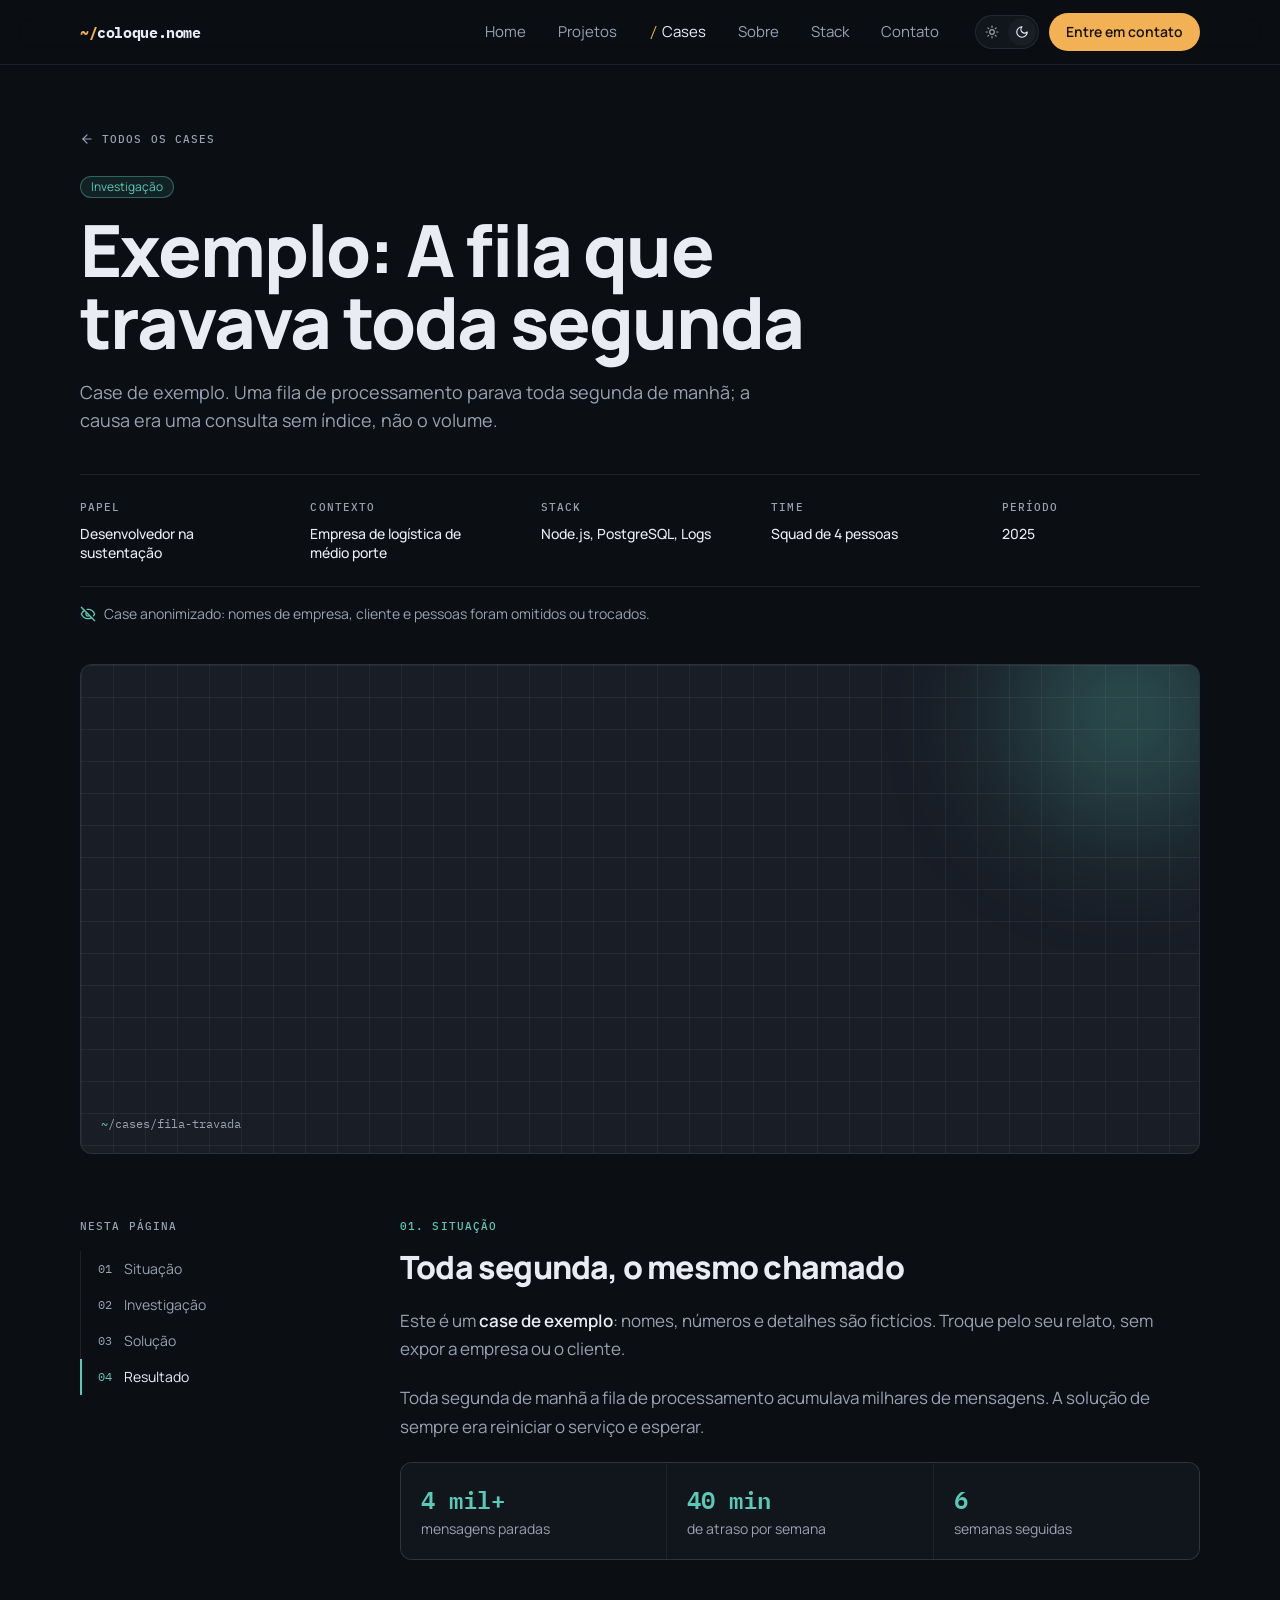
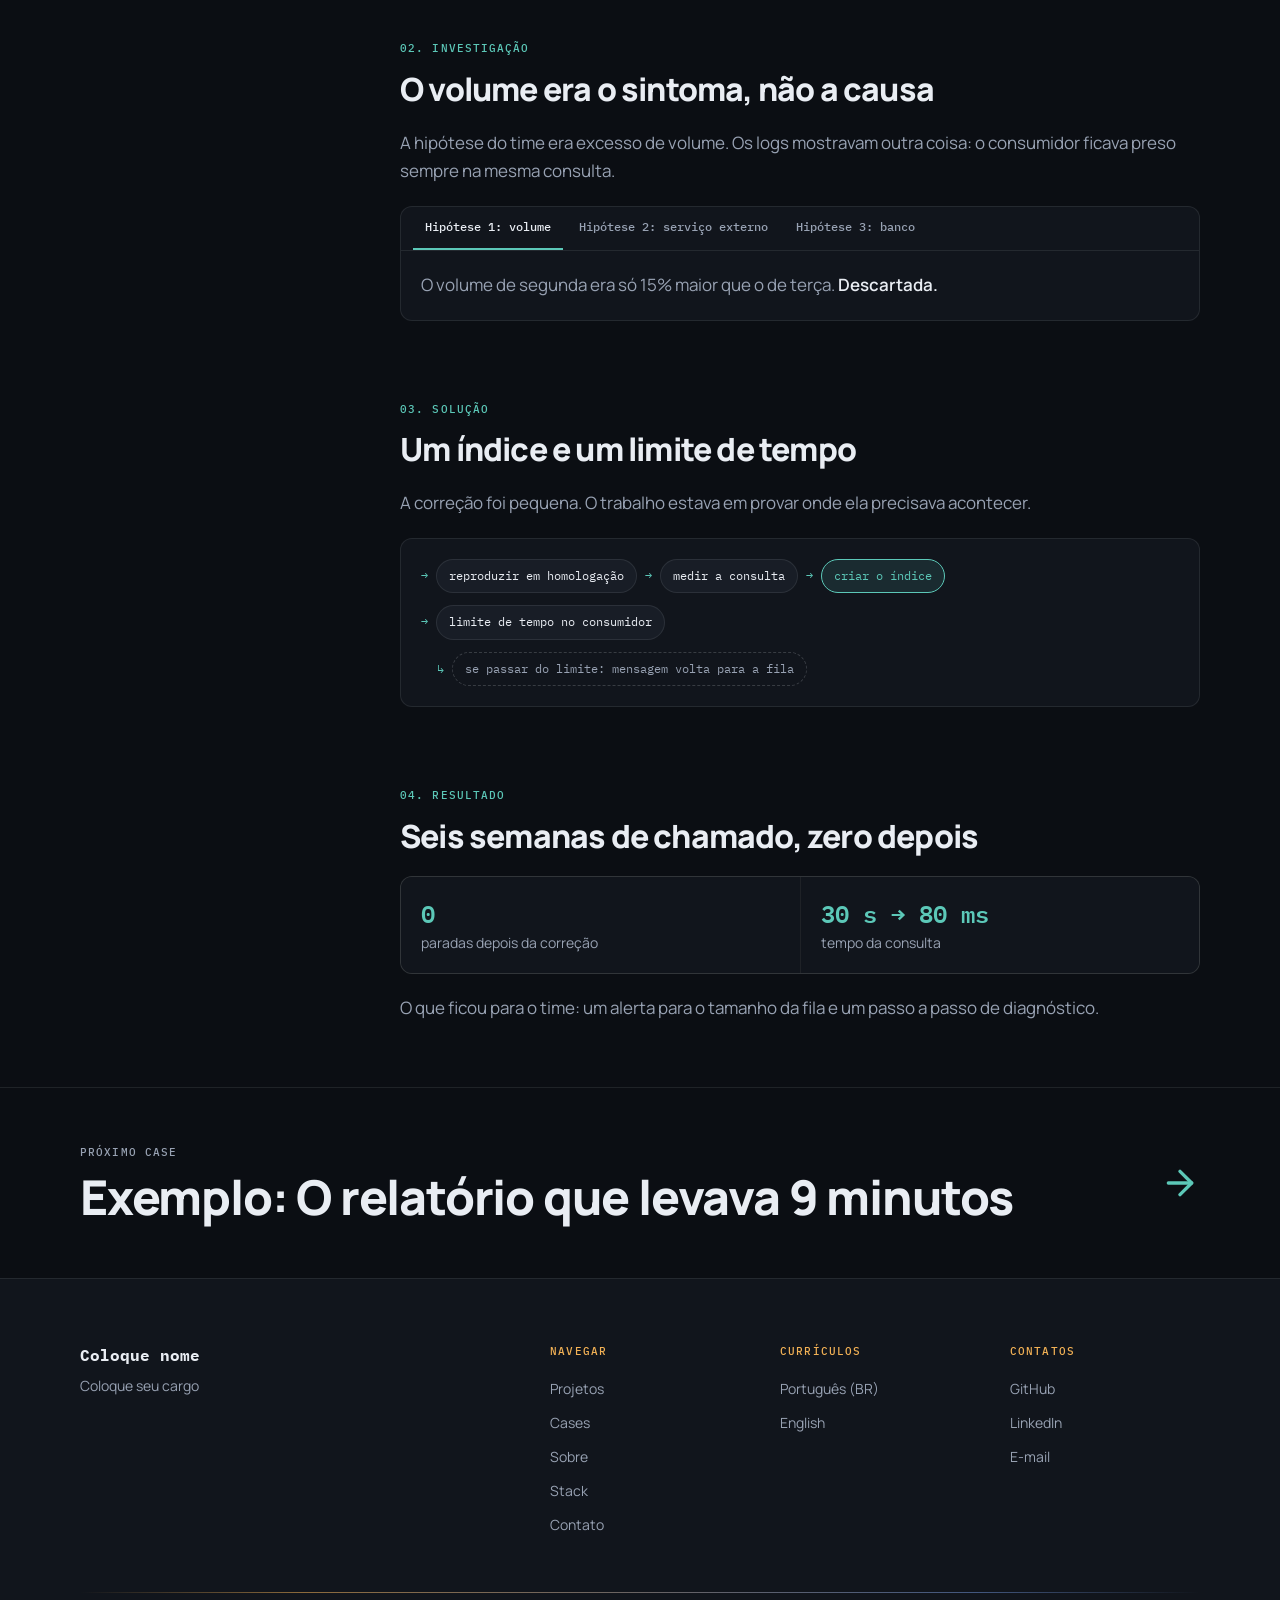
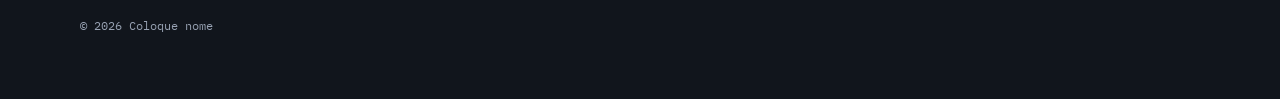
<file: projetos/portfolio-web-design/cases/fila-travada.html>
<!DOCTYPE html>
<html lang="pt-BR">
<head>
  <meta charset="UTF-8">
  <meta name="viewport" content="width=device-width, initial-scale=1">
  <title>Exemplo: A fila que travava toda segunda · Coloque nome</title>
  <meta name="description" content="Case de exemplo. Uma fila de processamento parava toda segunda de manhã; a causa era uma consulta sem índice, não o volume.">
  <meta property="og:title" content="Exemplo: A fila que travava toda segunda · Coloque nome">
  <meta property="og:description" content="Case de exemplo. Uma fila de processamento parava toda segunda de manhã; a causa era uma consulta sem índice, não o volume.">
  <meta property="og:type" content="website">
  <meta property="og:locale" content="pt_BR">
  <link rel="icon" href="../assets/favicon.svg" type="image/svg+xml">

  <link rel="preconnect" href="https://fonts.googleapis.com">
  <link rel="preconnect" href="https://fonts.gstatic.com" crossorigin>
  <link rel="stylesheet" href="https://fonts.googleapis.com/css2?family=IBM+Plex+Mono:wght@400;500;600;700&family=Manrope:wght@400..800&display=swap">

  <link rel="stylesheet" href="../css/tokens.css">
  <link rel="stylesheet" href="../css/base.css">
  <link rel="stylesheet" href="../css/componentes.css">
  <link rel="stylesheet" href="../css/layout.css">
  <link rel="stylesheet" href="../css/entrada.css">

  <!-- Aplica o tema antes de desenhar a página. -->
  <script src="../js/tema.js"></script>
</head>
<body>
  <a class="pular" href="#conteudo">Pular para o conteúdo</a>

  <header class="cabecalho">
    <div class="container cabecalho__barra">
      <a class="logo" href="../index.html" aria-label="Ir para a página inicial"><span aria-hidden="true">~/</span>coloque.nome</a>

      <div class="cabecalho__lado">
        <nav class="nav" aria-label="Navegação principal">
          <ul>
            <li><a href="../index.html">Home</a></li>
            <li><a href="../projetos.html">Projetos</a></li>
            <li><a href="../cases.html" aria-current="page"><span class="nav__marca" aria-hidden="true">/</span>Cases</a></li>
            <li><a href="../sobre.html">Sobre</a></li>
            <li><a href="../stack.html">Stack</a></li>
            <li><a href="../contato.html">Contato</a></li>
          </ul>
        </nav>

        <div class="cabecalho__acoes">
          <div class="tema" role="group" aria-label="Tema">
            <button class="tema__botao" type="button" data-definir-tema="claro" aria-label="Usar tema claro" title="Usar tema claro">
              <svg class="icone" viewBox="0 0 24 24" aria-hidden="true"><circle cx="12" cy="12" r="4"/><path d="M12 2v2"/><path d="M12 20v2"/><path d="m4.93 4.93 1.41 1.41"/><path d="m17.66 17.66 1.41 1.41"/><path d="M2 12h2"/><path d="M20 12h2"/><path d="m6.34 17.66-1.41 1.41"/><path d="m19.07 4.93-1.41 1.41"/></svg>
            </button>
            <button class="tema__botao" type="button" data-definir-tema="escuro" aria-label="Usar tema escuro" title="Usar tema escuro">
              <svg class="icone" viewBox="0 0 24 24" aria-hidden="true"><path d="M12 3a6 6 0 0 0 9 9 9 9 0 1 1-9-9Z"/></svg>
            </button>
          </div>
          <a class="botao botao--primario cabecalho__cta" href="../contato.html">Entre em contato</a>
          <button class="menu-botao" type="button" aria-expanded="false" aria-controls="menu-mobile" aria-label="Abrir menu">
            <svg class="icone icone--abrir" viewBox="0 0 24 24" aria-hidden="true"><path d="M4 6h16"/><path d="M4 12h16"/><path d="M4 18h16"/></svg>
            <svg class="icone icone--fechar" viewBox="0 0 24 24" aria-hidden="true"><path d="M18 6 6 18"/><path d="m6 6 12 12"/></svg>
          </button>
        </div>
      </div>
    </div>

    <nav class="menu-mobile" id="menu-mobile" aria-label="Navegação principal" hidden>
      <ul class="container">
        <li><a class="menu-mobile__link" href="../index.html"><span class="nav__marca" aria-hidden="true">/</span>Home</a></li>
        <li><a class="menu-mobile__link" href="../projetos.html"><span class="nav__marca" aria-hidden="true">/</span>Projetos</a></li>
        <li><a class="menu-mobile__link" href="../cases.html" aria-current="page"><span class="nav__marca" aria-hidden="true">/</span>Cases</a></li>
        <li><a class="menu-mobile__link" href="../sobre.html"><span class="nav__marca" aria-hidden="true">/</span>Sobre</a></li>
        <li><a class="menu-mobile__link" href="../stack.html"><span class="nav__marca" aria-hidden="true">/</span>Stack</a></li>
        <li><a class="menu-mobile__link" href="../contato.html"><span class="nav__marca" aria-hidden="true">/</span>Contato</a></li>
        <li class="menu-mobile__cta"><a class="botao botao--primario" href="../contato.html">Entre em contato</a></li>
      </ul>
    </nav>
  </header>

  <main id="conteudo">
    <article data-tom="case">
      <header class="container entrada__cabecalho">
        <a class="rotulo entrada__voltar" href="../cases.html"><svg class="icone" viewBox="0 0 24 24" aria-hidden="true"><path d="m12 19-7-7 7-7"/><path d="M19 12H5"/></svg> Todos os cases</a>

        <ul class="tags">
          <li class="tag tag--tom">Investigação</li>
        </ul>

        <h1 class="entrada__titulo">Exemplo: A fila que travava toda segunda</h1>
        <p class="entrada__resumo">Case de exemplo. Uma fila de processamento parava toda segunda de manhã; a causa era uma consulta sem índice, não o volume.</p>

        <dl class="metadados">
          <div>
            <dt class="rotulo">Papel</dt>
            <dd>Desenvolvedor na sustentação</dd>
          </div>
          <div>
            <dt class="rotulo">Contexto</dt>
            <dd>Empresa de logística de médio porte</dd>
          </div>
          <div>
            <dt class="rotulo">Stack</dt>
            <dd>Node.js, PostgreSQL, Logs</dd>
          </div>
          <div>
            <dt class="rotulo">Time</dt>
            <dd>Squad de 4 pessoas</dd>
          </div>
          <div>
            <dt class="rotulo">Período</dt>
            <dd>2025</dd>
          </div>
        </dl>
        <p class="entrada__aviso"><svg class="icone" viewBox="0 0 24 24" aria-hidden="true"><path d="M9.88 9.88a3 3 0 1 0 4.24 4.24"/><path d="M10.73 5.08A10.43 10.43 0 0 1 12 5c7 0 10 7 10 7a13.16 13.16 0 0 1-1.67 2.68"/><path d="M6.61 6.61A13.526 13.526 0 0 0 2 12s3 7 10 7a9.74 9.74 0 0 0 5.39-1.61"/><path d="m2 2 20 20"/></svg> Case anonimizado: nomes de empresa, cliente e pessoas foram omitidos ou trocados.</p>

        <div class="capa" aria-hidden="true">
          <div class="malha"></div>
          <p class="capa__caminho"><span>~</span>/cases/fila-travada</p>
        </div>
      </header>

      <div class="container entrada__corpo">
        <aside>
          <nav class="indice" aria-label="Nesta página">
            <p class="rotulo">Nesta página</p>
            <ol>
              <li><a href="#situacao" aria-current="location"><span class="indice__numero">01</span>Situação</a></li>
              <li><a href="#investigacao"><span class="indice__numero">02</span>Investigação</a></li>
              <li><a href="#solucao"><span class="indice__numero">03</span>Solução</a></li>
              <li><a href="#resultado"><span class="indice__numero">04</span>Resultado</a></li>
            </ol>
          </nav>
        </aside>

        <div class="prosa">
          <section class="capitulo" id="situacao">
            <p class="rotulo capitulo__rotulo">01. Situação</p>
            <h2>Toda segunda, o mesmo chamado<a class="ancora" href="#situacao" aria-hidden="true" tabindex="-1">#</a></h2>
            <p>Este é um <strong>case de exemplo</strong>: nomes, números e detalhes são fictícios. Troque pelo seu relato, sem expor a empresa ou o cliente.</p>
            <p>Toda segunda de manhã a fila de processamento acumulava milhares de mensagens. A solução de sempre era reiniciar o serviço e esperar.</p>
            <dl class="metricas">
              <div>
                <dt>mensagens paradas</dt>
                <dd>4 mil+</dd>
              </div>
              <div>
                <dt>de atraso por semana</dt>
                <dd>40 min</dd>
              </div>
              <div>
                <dt>semanas seguidas</dt>
                <dd>6</dd>
              </div>
            </dl>
          </section>

          <section class="capitulo" id="investigacao">
            <p class="rotulo capitulo__rotulo">02. Investigação</p>
            <h2>O volume era o sintoma, não a causa<a class="ancora" href="#investigacao" aria-hidden="true" tabindex="-1">#</a></h2>
            <p>A hipótese do time era excesso de volume. Os logs mostravam outra coisa: o consumidor ficava preso sempre na mesma consulta.</p>
            <div class="abas" data-abas>
              <div class="abas__lista" role="tablist" aria-label="Hipóteses">
                <button class="abas__aba" type="button" role="tab" id="aba-1" aria-controls="painel-1" aria-selected="true">Hipótese 1: volume</button>
                <button class="abas__aba" type="button" role="tab" id="aba-2" aria-controls="painel-2" aria-selected="false" tabindex="-1">Hipótese 2: serviço externo</button>
                <button class="abas__aba" type="button" role="tab" id="aba-3" aria-controls="painel-3" aria-selected="false" tabindex="-1">Hipótese 3: banco</button>
              </div>
              <div class="abas__painel" role="tabpanel" id="painel-1" aria-labelledby="aba-1" tabindex="0">
                <p>O volume de segunda era só 15% maior que o de terça. <strong>Descartada.</strong></p>
              </div>
              <div class="abas__painel" role="tabpanel" id="painel-2" aria-labelledby="aba-2" tabindex="0" hidden>
                <p>O serviço externo respondia normalmente no período. <strong>Descartada.</strong></p>
              </div>
              <div class="abas__painel" role="tabpanel" id="painel-3" aria-labelledby="aba-3" tabindex="0" hidden>
                <p>Uma consulta levava mais de 30 segundos quando a tabela passava de certo tamanho. <strong>Confirmada.</strong></p>
              </div>
            </div>
          </section>

          <section class="capitulo" id="solucao">
            <p class="rotulo capitulo__rotulo">03. Solução</p>
            <h2>Um índice e um limite de tempo<a class="ancora" href="#solucao" aria-hidden="true" tabindex="-1">#</a></h2>
            <p>A correção foi pequena. O trabalho estava em provar onde ela precisava acontecer.</p>
            <ol class="fluxo">
              <li><span>reproduzir em homologação</span></li>
              <li><span>medir a consulta</span></li>
              <li class="fluxo__destaque"><span>criar o índice</span></li>
              <li><span>limite de tempo no consumidor</span></li>
              <li class="fluxo__ramo"><span>se passar do limite: mensagem volta para a fila</span></li>
            </ol>
          </section>

          <section class="capitulo" id="resultado">
            <p class="rotulo capitulo__rotulo">04. Resultado</p>
            <h2>Seis semanas de chamado, zero depois<a class="ancora" href="#resultado" aria-hidden="true" tabindex="-1">#</a></h2>
            <dl class="metricas">
              <div>
                <dt>paradas depois da correção</dt>
                <dd>0</dd>
              </div>
              <div>
                <dt>tempo da consulta</dt>
                <dd>30 s → 80 ms</dd>
              </div>
            </dl>
            <p>O que ficou para o time: um alerta para o tamanho da fila e um passo a passo de diagnóstico.</p>
          </section>
        </div>
      </div>

      <div class="proximo">
        <a class="container" href="relatorio-lento.html">
          <span>
            <span class="rotulo">Próximo case</span>
            <span class="proximo__titulo">Exemplo: O relatório que levava 9 minutos</span>
          </span>
          <svg class="icone" viewBox="0 0 24 24" aria-hidden="true"><path d="M5 12h14"/><path d="m12 5 7 7-7 7"/></svg>
        </a>
      </div>
    </article>
  </main>

  <footer class="rodape">
    <div class="container rodape__conteudo">
      <div class="rodape__grade">
        <div>
          <p class="rodape__nome">Coloque nome</p>
          <p class="rodape__cargo">Coloque seu cargo</p>
        </div>

        <div class="rodape__colunas">
          <div>
            <h2 class="rotulo">Navegar</h2>
            <ul>
              <li><a href="../projetos.html">Projetos</a></li>
              <li><a href="../cases.html">Cases</a></li>
              <li><a href="../sobre.html">Sobre</a></li>
              <li><a href="../stack.html">Stack</a></li>
              <li><a href="../contato.html">Contato</a></li>
            </ul>
          </div>

          <div>
            <h2 class="rotulo">Currículos</h2>
            <ul>
              <li><a href="../assets/curriculos/curriculo-pt-br.pdf" target="_blank" rel="noopener noreferrer">Português (BR)<span class="so-leitor"> (abre em nova aba)</span></a></li>
              <li><a href="../assets/curriculos/resume-en.pdf" target="_blank" rel="noopener noreferrer" lang="en">English<span class="so-leitor" lang="pt-BR"> (abre em nova aba)</span></a></li>
            </ul>
          </div>

          <div>
            <h2 class="rotulo">Contatos</h2>
            <ul>
              <li><a href="https://github.com/seu-usuario" target="_blank" rel="noopener noreferrer">GitHub<span class="so-leitor"> (abre em nova aba)</span></a></li>
              <li><a href="https://www.linkedin.com/in/seu-usuario" target="_blank" rel="noopener noreferrer">LinkedIn<span class="so-leitor"> (abre em nova aba)</span></a></li>
              <li><a href="mailto:seuemail@exemplo.com">E-mail</a></li>
            </ul>
          </div>
        </div>
      </div>

      <div class="divisor"></div>
      <p class="rodape__direitos">© <span id="ano">2026</span> Coloque nome</p>
    </div>
  </footer>

  <script src="../js/menu.js" defer></script>
  <script src="../js/rodape.js" defer></script>
  <script src="../js/revelar.js" defer></script>
  <script src="../js/indice.js" defer></script>
  <script src="../js/abas.js" defer></script>
</body>
</html>
</file>
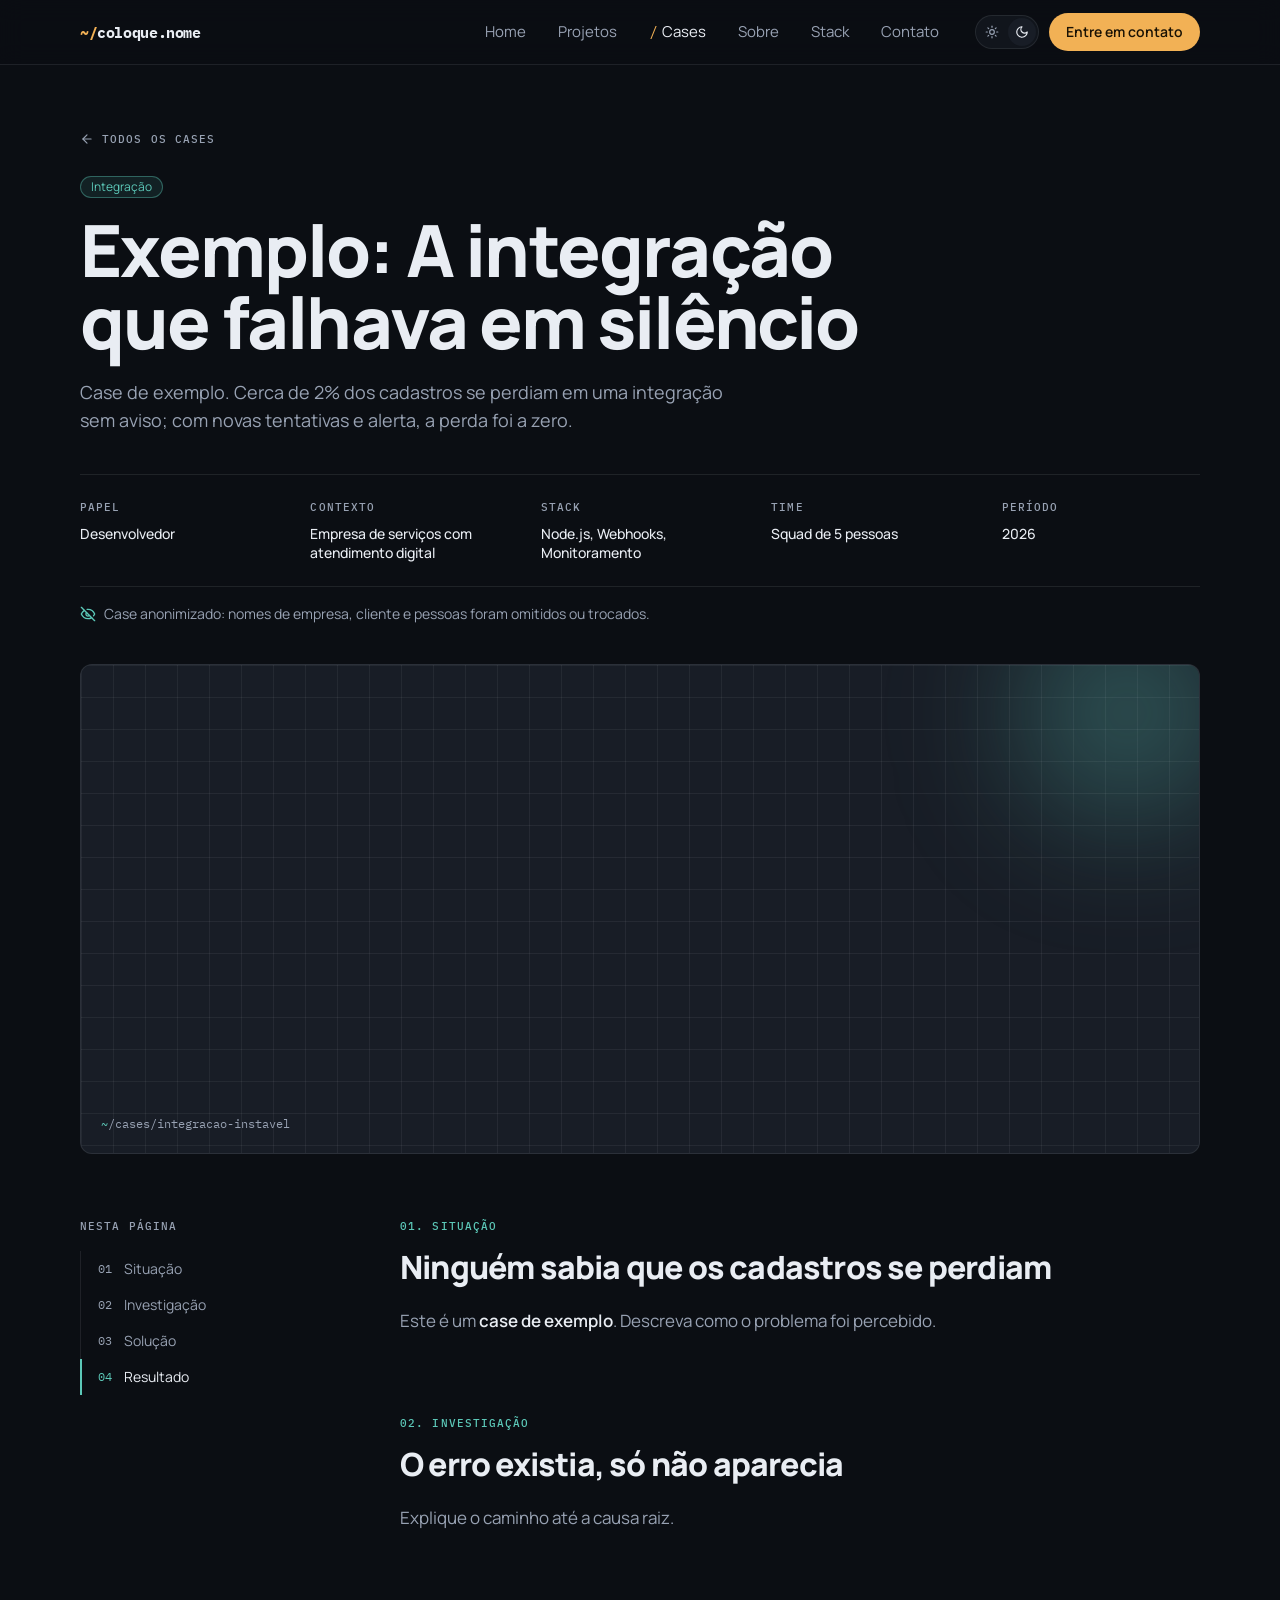
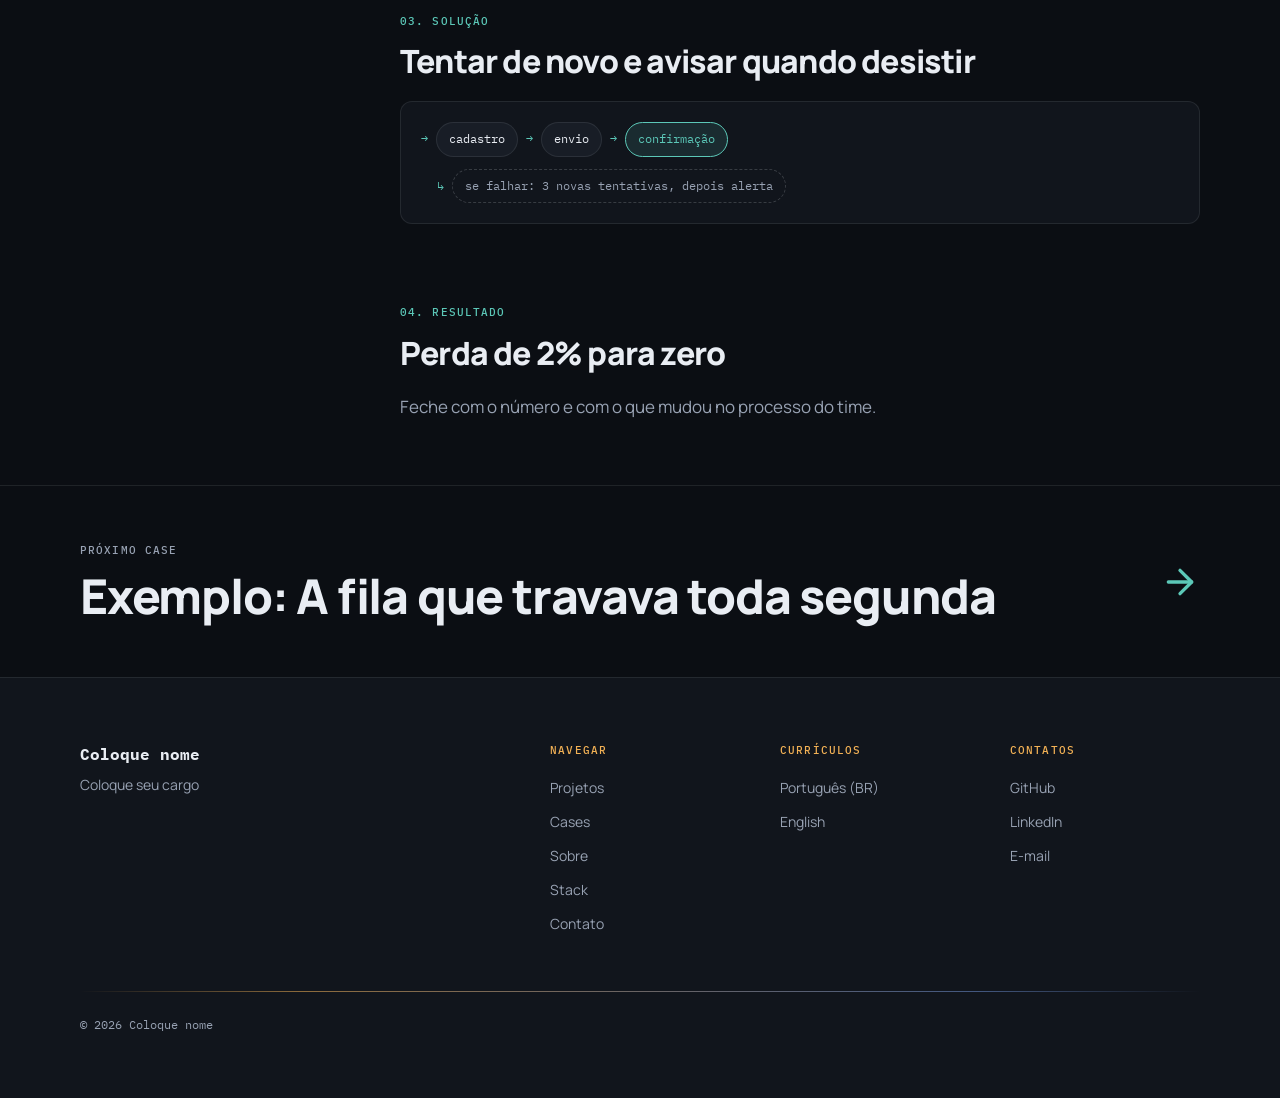
<file: projetos/portfolio-web-design/cases/integracao-instavel.html>
<!DOCTYPE html>
<html lang="pt-BR">
<head>
  <meta charset="UTF-8">
  <meta name="viewport" content="width=device-width, initial-scale=1">
  <title>Exemplo: A integração que falhava em silêncio · Coloque nome</title>
  <meta name="description" content="Case de exemplo. Cerca de 2% dos cadastros se perdiam em uma integração sem aviso; com novas tentativas e alerta, a perda foi a zero.">
  <meta property="og:title" content="Exemplo: A integração que falhava em silêncio · Coloque nome">
  <meta property="og:description" content="Case de exemplo. Cerca de 2% dos cadastros se perdiam em uma integração sem aviso; com novas tentativas e alerta, a perda foi a zero.">
  <meta property="og:type" content="website">
  <meta property="og:locale" content="pt_BR">
  <link rel="icon" href="../assets/favicon.svg" type="image/svg+xml">

  <link rel="preconnect" href="https://fonts.googleapis.com">
  <link rel="preconnect" href="https://fonts.gstatic.com" crossorigin>
  <link rel="stylesheet" href="https://fonts.googleapis.com/css2?family=IBM+Plex+Mono:wght@400;500;600;700&family=Manrope:wght@400..800&display=swap">

  <link rel="stylesheet" href="../css/tokens.css">
  <link rel="stylesheet" href="../css/base.css">
  <link rel="stylesheet" href="../css/componentes.css">
  <link rel="stylesheet" href="../css/layout.css">
  <link rel="stylesheet" href="../css/entrada.css">

  <!-- Aplica o tema antes de desenhar a página. -->
  <script src="../js/tema.js"></script>
</head>
<body>
  <a class="pular" href="#conteudo">Pular para o conteúdo</a>

  <header class="cabecalho">
    <div class="container cabecalho__barra">
      <a class="logo" href="../index.html" aria-label="Ir para a página inicial"><span aria-hidden="true">~/</span>coloque.nome</a>

      <div class="cabecalho__lado">
        <nav class="nav" aria-label="Navegação principal">
          <ul>
            <li><a href="../index.html">Home</a></li>
            <li><a href="../projetos.html">Projetos</a></li>
            <li><a href="../cases.html" aria-current="page"><span class="nav__marca" aria-hidden="true">/</span>Cases</a></li>
            <li><a href="../sobre.html">Sobre</a></li>
            <li><a href="../stack.html">Stack</a></li>
            <li><a href="../contato.html">Contato</a></li>
          </ul>
        </nav>

        <div class="cabecalho__acoes">
          <div class="tema" role="group" aria-label="Tema">
            <button class="tema__botao" type="button" data-definir-tema="claro" aria-label="Usar tema claro" title="Usar tema claro">
              <svg class="icone" viewBox="0 0 24 24" aria-hidden="true"><circle cx="12" cy="12" r="4"/><path d="M12 2v2"/><path d="M12 20v2"/><path d="m4.93 4.93 1.41 1.41"/><path d="m17.66 17.66 1.41 1.41"/><path d="M2 12h2"/><path d="M20 12h2"/><path d="m6.34 17.66-1.41 1.41"/><path d="m19.07 4.93-1.41 1.41"/></svg>
            </button>
            <button class="tema__botao" type="button" data-definir-tema="escuro" aria-label="Usar tema escuro" title="Usar tema escuro">
              <svg class="icone" viewBox="0 0 24 24" aria-hidden="true"><path d="M12 3a6 6 0 0 0 9 9 9 9 0 1 1-9-9Z"/></svg>
            </button>
          </div>
          <a class="botao botao--primario cabecalho__cta" href="../contato.html">Entre em contato</a>
          <button class="menu-botao" type="button" aria-expanded="false" aria-controls="menu-mobile" aria-label="Abrir menu">
            <svg class="icone icone--abrir" viewBox="0 0 24 24" aria-hidden="true"><path d="M4 6h16"/><path d="M4 12h16"/><path d="M4 18h16"/></svg>
            <svg class="icone icone--fechar" viewBox="0 0 24 24" aria-hidden="true"><path d="M18 6 6 18"/><path d="m6 6 12 12"/></svg>
          </button>
        </div>
      </div>
    </div>

    <nav class="menu-mobile" id="menu-mobile" aria-label="Navegação principal" hidden>
      <ul class="container">
        <li><a class="menu-mobile__link" href="../index.html"><span class="nav__marca" aria-hidden="true">/</span>Home</a></li>
        <li><a class="menu-mobile__link" href="../projetos.html"><span class="nav__marca" aria-hidden="true">/</span>Projetos</a></li>
        <li><a class="menu-mobile__link" href="../cases.html" aria-current="page"><span class="nav__marca" aria-hidden="true">/</span>Cases</a></li>
        <li><a class="menu-mobile__link" href="../sobre.html"><span class="nav__marca" aria-hidden="true">/</span>Sobre</a></li>
        <li><a class="menu-mobile__link" href="../stack.html"><span class="nav__marca" aria-hidden="true">/</span>Stack</a></li>
        <li><a class="menu-mobile__link" href="../contato.html"><span class="nav__marca" aria-hidden="true">/</span>Contato</a></li>
        <li class="menu-mobile__cta"><a class="botao botao--primario" href="../contato.html">Entre em contato</a></li>
      </ul>
    </nav>
  </header>

  <main id="conteudo">
    <article data-tom="case">
      <header class="container entrada__cabecalho">
        <a class="rotulo entrada__voltar" href="../cases.html"><svg class="icone" viewBox="0 0 24 24" aria-hidden="true"><path d="m12 19-7-7 7-7"/><path d="M19 12H5"/></svg> Todos os cases</a>

        <ul class="tags">
          <li class="tag tag--tom">Integração</li>
        </ul>

        <h1 class="entrada__titulo">Exemplo: A integração que falhava em silêncio</h1>
        <p class="entrada__resumo">Case de exemplo. Cerca de 2% dos cadastros se perdiam em uma integração sem aviso; com novas tentativas e alerta, a perda foi a zero.</p>

        <dl class="metadados">
          <div>
            <dt class="rotulo">Papel</dt>
            <dd>Desenvolvedor</dd>
          </div>
          <div>
            <dt class="rotulo">Contexto</dt>
            <dd>Empresa de serviços com atendimento digital</dd>
          </div>
          <div>
            <dt class="rotulo">Stack</dt>
            <dd>Node.js, Webhooks, Monitoramento</dd>
          </div>
          <div>
            <dt class="rotulo">Time</dt>
            <dd>Squad de 5 pessoas</dd>
          </div>
          <div>
            <dt class="rotulo">Período</dt>
            <dd>2026</dd>
          </div>
        </dl>
        <p class="entrada__aviso"><svg class="icone" viewBox="0 0 24 24" aria-hidden="true"><path d="M9.88 9.88a3 3 0 1 0 4.24 4.24"/><path d="M10.73 5.08A10.43 10.43 0 0 1 12 5c7 0 10 7 10 7a13.16 13.16 0 0 1-1.67 2.68"/><path d="M6.61 6.61A13.526 13.526 0 0 0 2 12s3 7 10 7a9.74 9.74 0 0 0 5.39-1.61"/><path d="m2 2 20 20"/></svg> Case anonimizado: nomes de empresa, cliente e pessoas foram omitidos ou trocados.</p>

        <div class="capa" aria-hidden="true">
          <div class="malha"></div>
          <p class="capa__caminho"><span>~</span>/cases/integracao-instavel</p>
        </div>
      </header>

      <div class="container entrada__corpo">
        <aside>
          <nav class="indice" aria-label="Nesta página">
            <p class="rotulo">Nesta página</p>
            <ol>
              <li><a href="#situacao" aria-current="location"><span class="indice__numero">01</span>Situação</a></li>
              <li><a href="#investigacao"><span class="indice__numero">02</span>Investigação</a></li>
              <li><a href="#solucao"><span class="indice__numero">03</span>Solução</a></li>
              <li><a href="#resultado"><span class="indice__numero">04</span>Resultado</a></li>
            </ol>
          </nav>
        </aside>

        <div class="prosa">
          <section class="capitulo" id="situacao">
            <p class="rotulo capitulo__rotulo">01. Situação</p>
            <h2>Ninguém sabia que os cadastros se perdiam<a class="ancora" href="#situacao" aria-hidden="true" tabindex="-1">#</a></h2>
            <p>Este é um <strong>case de exemplo</strong>. Descreva como o problema foi percebido.</p>
          </section>

          <section class="capitulo" id="investigacao">
            <p class="rotulo capitulo__rotulo">02. Investigação</p>
            <h2>O erro existia, só não aparecia<a class="ancora" href="#investigacao" aria-hidden="true" tabindex="-1">#</a></h2>
            <p>Explique o caminho até a causa raiz.</p>
          </section>

          <section class="capitulo" id="solucao">
            <p class="rotulo capitulo__rotulo">03. Solução</p>
            <h2>Tentar de novo e avisar quando desistir<a class="ancora" href="#solucao" aria-hidden="true" tabindex="-1">#</a></h2>
            <ol class="fluxo">
              <li><span>cadastro</span></li>
              <li><span>envio</span></li>
              <li class="fluxo__destaque"><span>confirmação</span></li>
              <li class="fluxo__ramo"><span>se falhar: 3 novas tentativas, depois alerta</span></li>
            </ol>
          </section>

          <section class="capitulo" id="resultado">
            <p class="rotulo capitulo__rotulo">04. Resultado</p>
            <h2>Perda de 2% para zero<a class="ancora" href="#resultado" aria-hidden="true" tabindex="-1">#</a></h2>
            <p>Feche com o número e com o que mudou no processo do time.</p>
          </section>
        </div>
      </div>

      <div class="proximo">
        <a class="container" href="fila-travada.html">
          <span>
            <span class="rotulo">Próximo case</span>
            <span class="proximo__titulo">Exemplo: A fila que travava toda segunda</span>
          </span>
          <svg class="icone" viewBox="0 0 24 24" aria-hidden="true"><path d="M5 12h14"/><path d="m12 5 7 7-7 7"/></svg>
        </a>
      </div>
    </article>
  </main>

  <footer class="rodape">
    <div class="container rodape__conteudo">
      <div class="rodape__grade">
        <div>
          <p class="rodape__nome">Coloque nome</p>
          <p class="rodape__cargo">Coloque seu cargo</p>
        </div>

        <div class="rodape__colunas">
          <div>
            <h2 class="rotulo">Navegar</h2>
            <ul>
              <li><a href="../projetos.html">Projetos</a></li>
              <li><a href="../cases.html">Cases</a></li>
              <li><a href="../sobre.html">Sobre</a></li>
              <li><a href="../stack.html">Stack</a></li>
              <li><a href="../contato.html">Contato</a></li>
            </ul>
          </div>

          <div>
            <h2 class="rotulo">Currículos</h2>
            <ul>
              <li><a href="../assets/curriculos/curriculo-pt-br.pdf" target="_blank" rel="noopener noreferrer">Português (BR)<span class="so-leitor"> (abre em nova aba)</span></a></li>
              <li><a href="../assets/curriculos/resume-en.pdf" target="_blank" rel="noopener noreferrer" lang="en">English<span class="so-leitor" lang="pt-BR"> (abre em nova aba)</span></a></li>
            </ul>
          </div>

          <div>
            <h2 class="rotulo">Contatos</h2>
            <ul>
              <li><a href="https://github.com/seu-usuario" target="_blank" rel="noopener noreferrer">GitHub<span class="so-leitor"> (abre em nova aba)</span></a></li>
              <li><a href="https://www.linkedin.com/in/seu-usuario" target="_blank" rel="noopener noreferrer">LinkedIn<span class="so-leitor"> (abre em nova aba)</span></a></li>
              <li><a href="mailto:seuemail@exemplo.com">E-mail</a></li>
            </ul>
          </div>
        </div>
      </div>

      <div class="divisor"></div>
      <p class="rodape__direitos">© <span id="ano">2026</span> Coloque nome</p>
    </div>
  </footer>

  <script src="../js/menu.js" defer></script>
  <script src="../js/rodape.js" defer></script>
  <script src="../js/revelar.js" defer></script>
  <script src="../js/indice.js" defer></script>
</body>
</html>
</file>
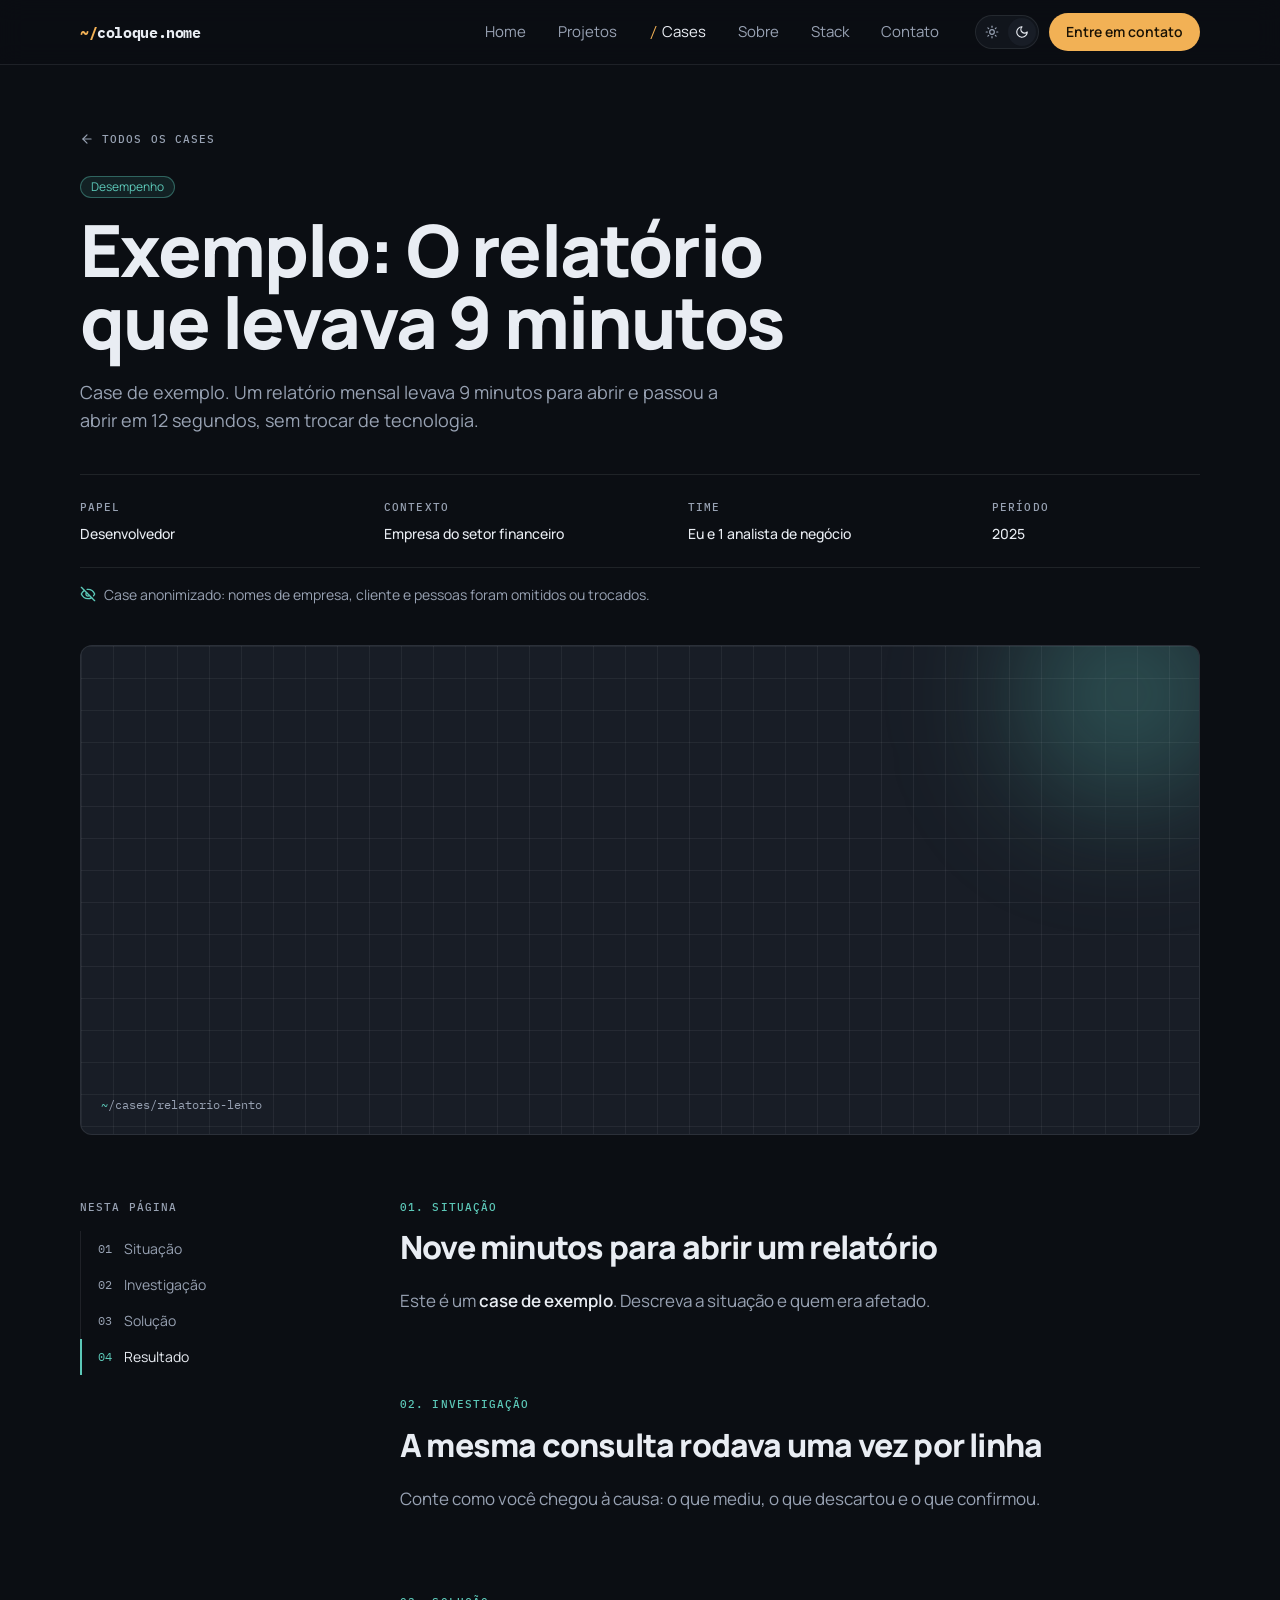
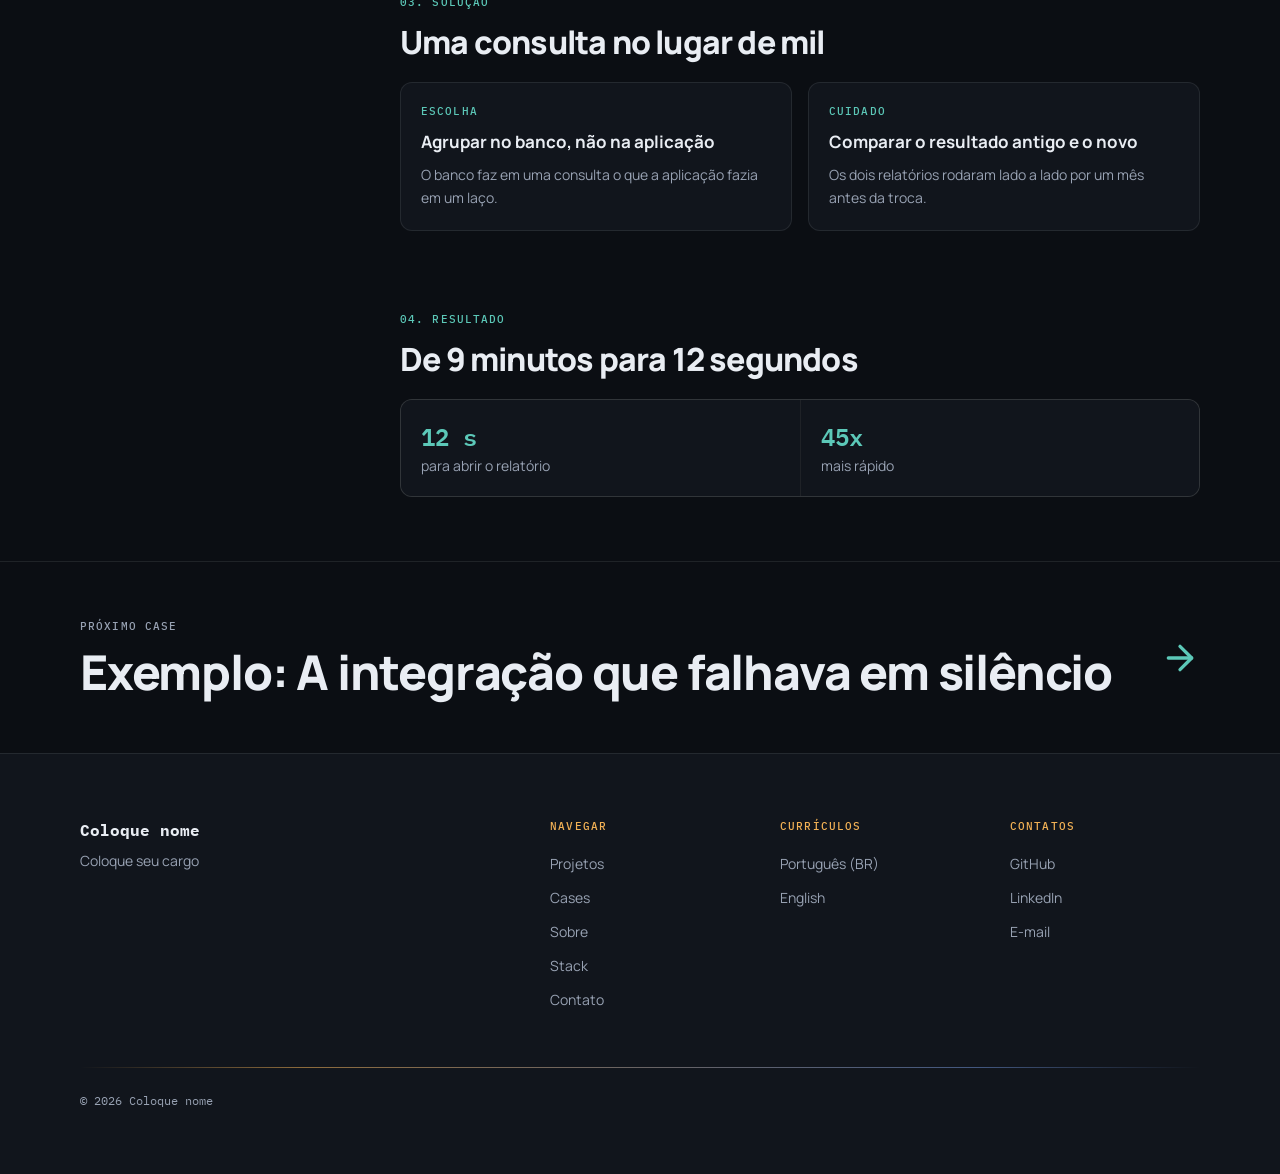
<file: projetos/portfolio-web-design/cases/relatorio-lento.html>
<!DOCTYPE html>
<html lang="pt-BR">
<head>
  <meta charset="UTF-8">
  <meta name="viewport" content="width=device-width, initial-scale=1">
  <title>Exemplo: O relatório que levava 9 minutos · Coloque nome</title>
  <meta name="description" content="Case de exemplo. Um relatório mensal levava 9 minutos para abrir e passou a abrir em 12 segundos, sem trocar de tecnologia.">
  <meta property="og:title" content="Exemplo: O relatório que levava 9 minutos · Coloque nome">
  <meta property="og:description" content="Case de exemplo. Um relatório mensal levava 9 minutos para abrir e passou a abrir em 12 segundos, sem trocar de tecnologia.">
  <meta property="og:type" content="website">
  <meta property="og:locale" content="pt_BR">
  <link rel="icon" href="../assets/favicon.svg" type="image/svg+xml">

  <link rel="preconnect" href="https://fonts.googleapis.com">
  <link rel="preconnect" href="https://fonts.gstatic.com" crossorigin>
  <link rel="stylesheet" href="https://fonts.googleapis.com/css2?family=IBM+Plex+Mono:wght@400;500;600;700&family=Manrope:wght@400..800&display=swap">

  <link rel="stylesheet" href="../css/tokens.css">
  <link rel="stylesheet" href="../css/base.css">
  <link rel="stylesheet" href="../css/componentes.css">
  <link rel="stylesheet" href="../css/layout.css">
  <link rel="stylesheet" href="../css/entrada.css">

  <!-- Aplica o tema antes de desenhar a página. -->
  <script src="../js/tema.js"></script>
</head>
<body>
  <a class="pular" href="#conteudo">Pular para o conteúdo</a>

  <header class="cabecalho">
    <div class="container cabecalho__barra">
      <a class="logo" href="../index.html" aria-label="Ir para a página inicial"><span aria-hidden="true">~/</span>coloque.nome</a>

      <div class="cabecalho__lado">
        <nav class="nav" aria-label="Navegação principal">
          <ul>
            <li><a href="../index.html">Home</a></li>
            <li><a href="../projetos.html">Projetos</a></li>
            <li><a href="../cases.html" aria-current="page"><span class="nav__marca" aria-hidden="true">/</span>Cases</a></li>
            <li><a href="../sobre.html">Sobre</a></li>
            <li><a href="../stack.html">Stack</a></li>
            <li><a href="../contato.html">Contato</a></li>
          </ul>
        </nav>

        <div class="cabecalho__acoes">
          <div class="tema" role="group" aria-label="Tema">
            <button class="tema__botao" type="button" data-definir-tema="claro" aria-label="Usar tema claro" title="Usar tema claro">
              <svg class="icone" viewBox="0 0 24 24" aria-hidden="true"><circle cx="12" cy="12" r="4"/><path d="M12 2v2"/><path d="M12 20v2"/><path d="m4.93 4.93 1.41 1.41"/><path d="m17.66 17.66 1.41 1.41"/><path d="M2 12h2"/><path d="M20 12h2"/><path d="m6.34 17.66-1.41 1.41"/><path d="m19.07 4.93-1.41 1.41"/></svg>
            </button>
            <button class="tema__botao" type="button" data-definir-tema="escuro" aria-label="Usar tema escuro" title="Usar tema escuro">
              <svg class="icone" viewBox="0 0 24 24" aria-hidden="true"><path d="M12 3a6 6 0 0 0 9 9 9 9 0 1 1-9-9Z"/></svg>
            </button>
          </div>
          <a class="botao botao--primario cabecalho__cta" href="../contato.html">Entre em contato</a>
          <button class="menu-botao" type="button" aria-expanded="false" aria-controls="menu-mobile" aria-label="Abrir menu">
            <svg class="icone icone--abrir" viewBox="0 0 24 24" aria-hidden="true"><path d="M4 6h16"/><path d="M4 12h16"/><path d="M4 18h16"/></svg>
            <svg class="icone icone--fechar" viewBox="0 0 24 24" aria-hidden="true"><path d="M18 6 6 18"/><path d="m6 6 12 12"/></svg>
          </button>
        </div>
      </div>
    </div>

    <nav class="menu-mobile" id="menu-mobile" aria-label="Navegação principal" hidden>
      <ul class="container">
        <li><a class="menu-mobile__link" href="../index.html"><span class="nav__marca" aria-hidden="true">/</span>Home</a></li>
        <li><a class="menu-mobile__link" href="../projetos.html"><span class="nav__marca" aria-hidden="true">/</span>Projetos</a></li>
        <li><a class="menu-mobile__link" href="../cases.html" aria-current="page"><span class="nav__marca" aria-hidden="true">/</span>Cases</a></li>
        <li><a class="menu-mobile__link" href="../sobre.html"><span class="nav__marca" aria-hidden="true">/</span>Sobre</a></li>
        <li><a class="menu-mobile__link" href="../stack.html"><span class="nav__marca" aria-hidden="true">/</span>Stack</a></li>
        <li><a class="menu-mobile__link" href="../contato.html"><span class="nav__marca" aria-hidden="true">/</span>Contato</a></li>
        <li class="menu-mobile__cta"><a class="botao botao--primario" href="../contato.html">Entre em contato</a></li>
      </ul>
    </nav>
  </header>

  <main id="conteudo">
    <article data-tom="case">
      <header class="container entrada__cabecalho">
        <a class="rotulo entrada__voltar" href="../cases.html"><svg class="icone" viewBox="0 0 24 24" aria-hidden="true"><path d="m12 19-7-7 7-7"/><path d="M19 12H5"/></svg> Todos os cases</a>

        <ul class="tags">
          <li class="tag tag--tom">Desempenho</li>
        </ul>

        <h1 class="entrada__titulo">Exemplo: O relatório que levava 9 minutos</h1>
        <p class="entrada__resumo">Case de exemplo. Um relatório mensal levava 9 minutos para abrir e passou a abrir em 12 segundos, sem trocar de tecnologia.</p>

        <dl class="metadados">
          <div>
            <dt class="rotulo">Papel</dt>
            <dd>Desenvolvedor</dd>
          </div>
          <div>
            <dt class="rotulo">Contexto</dt>
            <dd>Empresa do setor financeiro</dd>
          </div>
          <div>
            <dt class="rotulo">Time</dt>
            <dd>Eu e 1 analista de negócio</dd>
          </div>
          <div>
            <dt class="rotulo">Período</dt>
            <dd>2025</dd>
          </div>
        </dl>
        <p class="entrada__aviso"><svg class="icone" viewBox="0 0 24 24" aria-hidden="true"><path d="M9.88 9.88a3 3 0 1 0 4.24 4.24"/><path d="M10.73 5.08A10.43 10.43 0 0 1 12 5c7 0 10 7 10 7a13.16 13.16 0 0 1-1.67 2.68"/><path d="M6.61 6.61A13.526 13.526 0 0 0 2 12s3 7 10 7a9.74 9.74 0 0 0 5.39-1.61"/><path d="m2 2 20 20"/></svg> Case anonimizado: nomes de empresa, cliente e pessoas foram omitidos ou trocados.</p>

        <div class="capa" aria-hidden="true">
          <div class="malha"></div>
          <p class="capa__caminho"><span>~</span>/cases/relatorio-lento</p>
        </div>
      </header>

      <div class="container entrada__corpo">
        <aside>
          <nav class="indice" aria-label="Nesta página">
            <p class="rotulo">Nesta página</p>
            <ol>
              <li><a href="#situacao" aria-current="location"><span class="indice__numero">01</span>Situação</a></li>
              <li><a href="#investigacao"><span class="indice__numero">02</span>Investigação</a></li>
              <li><a href="#solucao"><span class="indice__numero">03</span>Solução</a></li>
              <li><a href="#resultado"><span class="indice__numero">04</span>Resultado</a></li>
            </ol>
          </nav>
        </aside>

        <div class="prosa">
          <section class="capitulo" id="situacao">
            <p class="rotulo capitulo__rotulo">01. Situação</p>
            <h2>Nove minutos para abrir um relatório<a class="ancora" href="#situacao" aria-hidden="true" tabindex="-1">#</a></h2>
            <p>Este é um <strong>case de exemplo</strong>. Descreva a situação e quem era afetado.</p>
          </section>

          <section class="capitulo" id="investigacao">
            <p class="rotulo capitulo__rotulo">02. Investigação</p>
            <h2>A mesma consulta rodava uma vez por linha<a class="ancora" href="#investigacao" aria-hidden="true" tabindex="-1">#</a></h2>
            <p>Conte como você chegou à causa: o que mediu, o que descartou e o que confirmou.</p>
          </section>

          <section class="capitulo" id="solucao">
            <p class="rotulo capitulo__rotulo">03. Solução</p>
            <h2>Uma consulta no lugar de mil<a class="ancora" href="#solucao" aria-hidden="true" tabindex="-1">#</a></h2>
            <div class="decisoes">
              <div class="decisao">
                <p class="rotulo">Escolha</p>
                <h3>Agrupar no banco, não na aplicação</h3>
                <p>O banco faz em uma consulta o que a aplicação fazia em um laço.</p>
              </div>
              <div class="decisao">
                <p class="rotulo">Cuidado</p>
                <h3>Comparar o resultado antigo e o novo</h3>
                <p>Os dois relatórios rodaram lado a lado por um mês antes da troca.</p>
              </div>
            </div>
          </section>

          <section class="capitulo" id="resultado">
            <p class="rotulo capitulo__rotulo">04. Resultado</p>
            <h2>De 9 minutos para 12 segundos<a class="ancora" href="#resultado" aria-hidden="true" tabindex="-1">#</a></h2>
            <dl class="metricas">
              <div>
                <dt>para abrir o relatório</dt>
                <dd>12 s</dd>
              </div>
              <div>
                <dt>mais rápido</dt>
                <dd>45x</dd>
              </div>
            </dl>
          </section>
        </div>
      </div>

      <div class="proximo">
        <a class="container" href="integracao-instavel.html">
          <span>
            <span class="rotulo">Próximo case</span>
            <span class="proximo__titulo">Exemplo: A integração que falhava em silêncio</span>
          </span>
          <svg class="icone" viewBox="0 0 24 24" aria-hidden="true"><path d="M5 12h14"/><path d="m12 5 7 7-7 7"/></svg>
        </a>
      </div>
    </article>
  </main>

  <footer class="rodape">
    <div class="container rodape__conteudo">
      <div class="rodape__grade">
        <div>
          <p class="rodape__nome">Coloque nome</p>
          <p class="rodape__cargo">Coloque seu cargo</p>
        </div>

        <div class="rodape__colunas">
          <div>
            <h2 class="rotulo">Navegar</h2>
            <ul>
              <li><a href="../projetos.html">Projetos</a></li>
              <li><a href="../cases.html">Cases</a></li>
              <li><a href="../sobre.html">Sobre</a></li>
              <li><a href="../stack.html">Stack</a></li>
              <li><a href="../contato.html">Contato</a></li>
            </ul>
          </div>

          <div>
            <h2 class="rotulo">Currículos</h2>
            <ul>
              <li><a href="../assets/curriculos/curriculo-pt-br.pdf" target="_blank" rel="noopener noreferrer">Português (BR)<span class="so-leitor"> (abre em nova aba)</span></a></li>
              <li><a href="../assets/curriculos/resume-en.pdf" target="_blank" rel="noopener noreferrer" lang="en">English<span class="so-leitor" lang="pt-BR"> (abre em nova aba)</span></a></li>
            </ul>
          </div>

          <div>
            <h2 class="rotulo">Contatos</h2>
            <ul>
              <li><a href="https://github.com/seu-usuario" target="_blank" rel="noopener noreferrer">GitHub<span class="so-leitor"> (abre em nova aba)</span></a></li>
              <li><a href="https://www.linkedin.com/in/seu-usuario" target="_blank" rel="noopener noreferrer">LinkedIn<span class="so-leitor"> (abre em nova aba)</span></a></li>
              <li><a href="mailto:seuemail@exemplo.com">E-mail</a></li>
            </ul>
          </div>
        </div>
      </div>

      <div class="divisor"></div>
      <p class="rodape__direitos">© <span id="ano">2026</span> Coloque nome</p>
    </div>
  </footer>

  <script src="../js/menu.js" defer></script>
  <script src="../js/rodape.js" defer></script>
  <script src="../js/revelar.js" defer></script>
  <script src="../js/indice.js" defer></script>
</body>
</html>
</file>
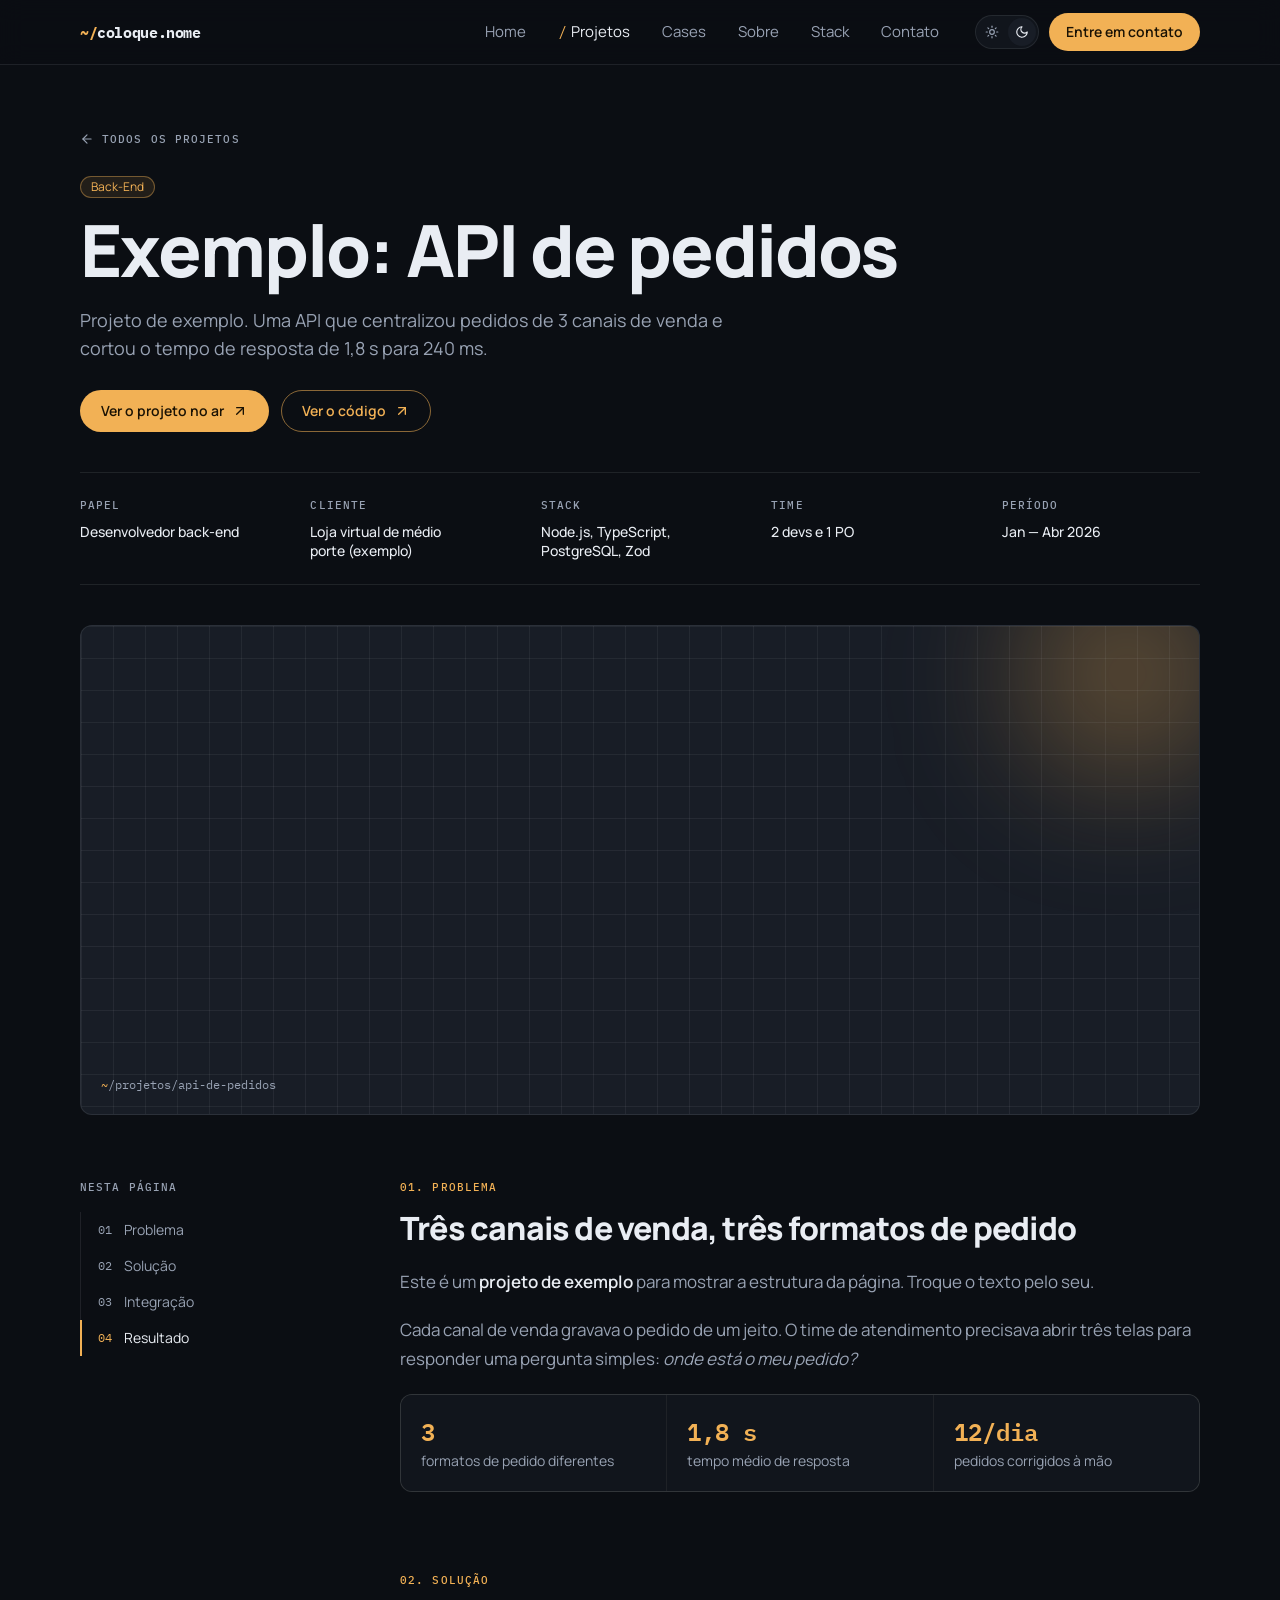
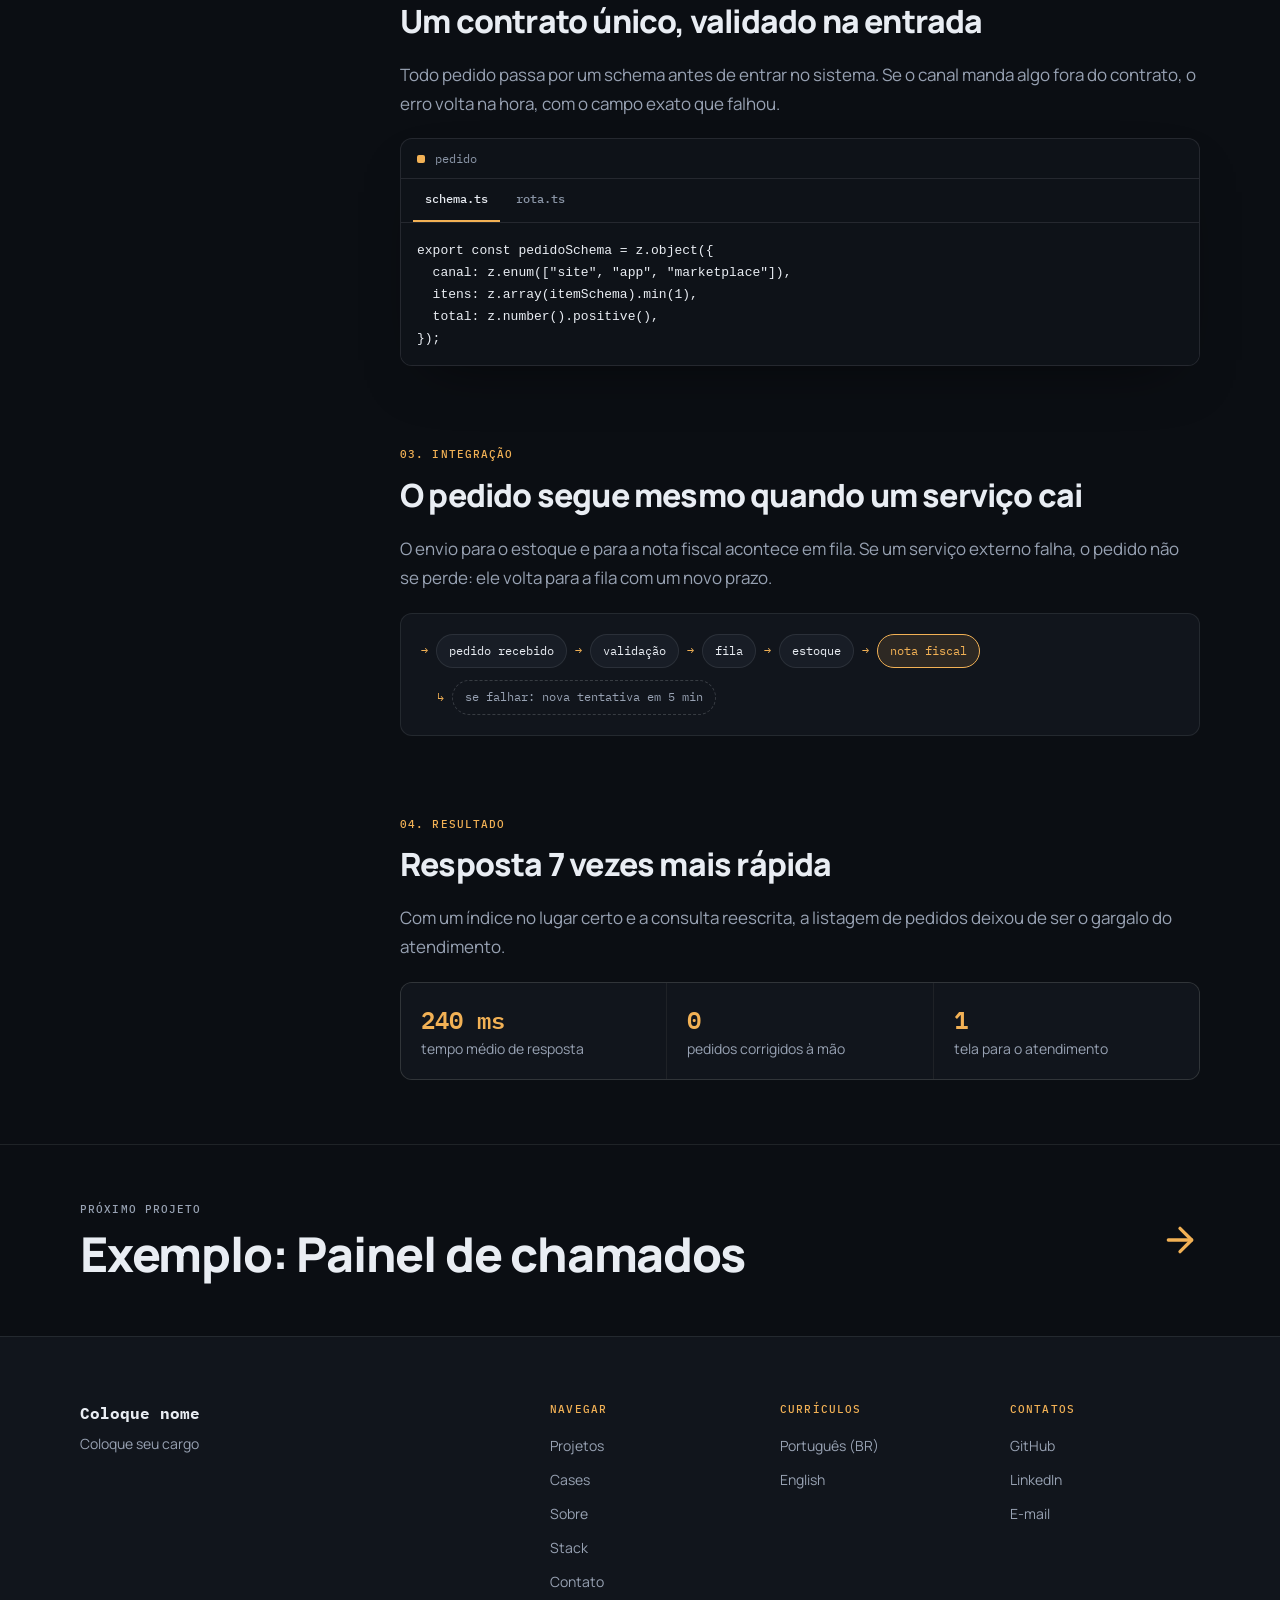
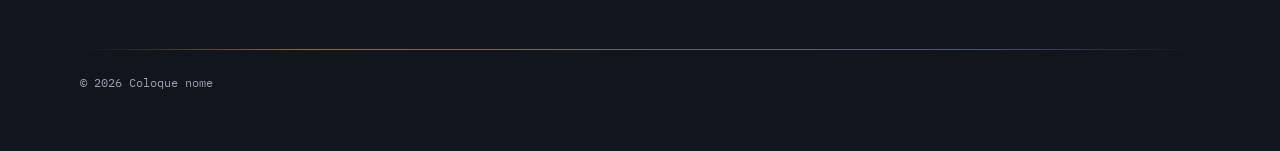
<file: projetos/portfolio-web-design/projetos/api-de-pedidos.html>
<!DOCTYPE html>
<html lang="pt-BR">
<head>
  <meta charset="UTF-8">
  <meta name="viewport" content="width=device-width, initial-scale=1">
  <title>Exemplo: API de pedidos · Coloque nome</title>
  <meta name="description" content="Projeto de exemplo. Uma API que centralizou pedidos de 3 canais de venda e cortou o tempo de resposta de 1,8 s para 240 ms.">
  <meta property="og:title" content="Exemplo: API de pedidos · Coloque nome">
  <meta property="og:description" content="Projeto de exemplo. Uma API que centralizou pedidos de 3 canais de venda e cortou o tempo de resposta de 1,8 s para 240 ms.">
  <meta property="og:type" content="website">
  <meta property="og:locale" content="pt_BR">
  <link rel="icon" href="../assets/favicon.svg" type="image/svg+xml">

  <link rel="preconnect" href="https://fonts.googleapis.com">
  <link rel="preconnect" href="https://fonts.gstatic.com" crossorigin>
  <link rel="stylesheet" href="https://fonts.googleapis.com/css2?family=IBM+Plex+Mono:wght@400;500;600;700&family=Manrope:wght@400..800&display=swap">

  <link rel="stylesheet" href="../css/tokens.css">
  <link rel="stylesheet" href="../css/base.css">
  <link rel="stylesheet" href="../css/componentes.css">
  <link rel="stylesheet" href="../css/layout.css">
  <link rel="stylesheet" href="../css/entrada.css">

  <!-- Aplica o tema antes de desenhar a página. -->
  <script src="../js/tema.js"></script>
</head>
<body>
  <a class="pular" href="#conteudo">Pular para o conteúdo</a>

  <header class="cabecalho">
    <div class="container cabecalho__barra">
      <a class="logo" href="../index.html" aria-label="Ir para a página inicial"><span aria-hidden="true">~/</span>coloque.nome</a>

      <div class="cabecalho__lado">
        <nav class="nav" aria-label="Navegação principal">
          <ul>
            <li><a href="../index.html">Home</a></li>
            <li><a href="../projetos.html" aria-current="page"><span class="nav__marca" aria-hidden="true">/</span>Projetos</a></li>
            <li><a href="../cases.html">Cases</a></li>
            <li><a href="../sobre.html">Sobre</a></li>
            <li><a href="../stack.html">Stack</a></li>
            <li><a href="../contato.html">Contato</a></li>
          </ul>
        </nav>

        <div class="cabecalho__acoes">
          <div class="tema" role="group" aria-label="Tema">
            <button class="tema__botao" type="button" data-definir-tema="claro" aria-label="Usar tema claro" title="Usar tema claro">
              <svg class="icone" viewBox="0 0 24 24" aria-hidden="true"><circle cx="12" cy="12" r="4"/><path d="M12 2v2"/><path d="M12 20v2"/><path d="m4.93 4.93 1.41 1.41"/><path d="m17.66 17.66 1.41 1.41"/><path d="M2 12h2"/><path d="M20 12h2"/><path d="m6.34 17.66-1.41 1.41"/><path d="m19.07 4.93-1.41 1.41"/></svg>
            </button>
            <button class="tema__botao" type="button" data-definir-tema="escuro" aria-label="Usar tema escuro" title="Usar tema escuro">
              <svg class="icone" viewBox="0 0 24 24" aria-hidden="true"><path d="M12 3a6 6 0 0 0 9 9 9 9 0 1 1-9-9Z"/></svg>
            </button>
          </div>
          <a class="botao botao--primario cabecalho__cta" href="../contato.html">Entre em contato</a>
          <button class="menu-botao" type="button" aria-expanded="false" aria-controls="menu-mobile" aria-label="Abrir menu">
            <svg class="icone icone--abrir" viewBox="0 0 24 24" aria-hidden="true"><path d="M4 6h16"/><path d="M4 12h16"/><path d="M4 18h16"/></svg>
            <svg class="icone icone--fechar" viewBox="0 0 24 24" aria-hidden="true"><path d="M18 6 6 18"/><path d="m6 6 12 12"/></svg>
          </button>
        </div>
      </div>
    </div>

    <nav class="menu-mobile" id="menu-mobile" aria-label="Navegação principal" hidden>
      <ul class="container">
        <li><a class="menu-mobile__link" href="../index.html"><span class="nav__marca" aria-hidden="true">/</span>Home</a></li>
        <li><a class="menu-mobile__link" href="../projetos.html" aria-current="page"><span class="nav__marca" aria-hidden="true">/</span>Projetos</a></li>
        <li><a class="menu-mobile__link" href="../cases.html"><span class="nav__marca" aria-hidden="true">/</span>Cases</a></li>
        <li><a class="menu-mobile__link" href="../sobre.html"><span class="nav__marca" aria-hidden="true">/</span>Sobre</a></li>
        <li><a class="menu-mobile__link" href="../stack.html"><span class="nav__marca" aria-hidden="true">/</span>Stack</a></li>
        <li><a class="menu-mobile__link" href="../contato.html"><span class="nav__marca" aria-hidden="true">/</span>Contato</a></li>
        <li class="menu-mobile__cta"><a class="botao botao--primario" href="../contato.html">Entre em contato</a></li>
      </ul>
    </nav>
  </header>

  <main id="conteudo">
    <article data-tom="projeto">
      <header class="container entrada__cabecalho">
        <a class="rotulo entrada__voltar" href="../projetos.html"><svg class="icone" viewBox="0 0 24 24" aria-hidden="true"><path d="m12 19-7-7 7-7"/><path d="M19 12H5"/></svg> Todos os projetos</a>

        <ul class="tags">
          <li class="tag tag--tom">Back-End</li>
        </ul>

        <h1 class="entrada__titulo">Exemplo: API de pedidos</h1>
        <p class="entrada__resumo">Projeto de exemplo. Uma API que centralizou pedidos de 3 canais de venda e cortou o tempo de resposta de 1,8 s para 240 ms.</p>
        <div class="entrada__acoes">
          <a class="botao botao--primario" href="https://example.com" target="_blank" rel="noopener noreferrer">Ver o projeto no ar <svg class="icone" viewBox="0 0 24 24" aria-hidden="true"><path d="M7 7h10v10"/><path d="M7 17 17 7"/></svg><span class="so-leitor"> (abre em nova aba)</span></a>
          <a class="botao botao--secundario" href="https://github.com/seu-usuario/api-de-pedidos" target="_blank" rel="noopener noreferrer">Ver o código <svg class="icone" viewBox="0 0 24 24" aria-hidden="true"><path d="M7 7h10v10"/><path d="M7 17 17 7"/></svg><span class="so-leitor"> (abre em nova aba)</span></a>
        </div>

        <dl class="metadados">
          <div>
            <dt class="rotulo">Papel</dt>
            <dd>Desenvolvedor back-end</dd>
          </div>
          <div>
            <dt class="rotulo">Cliente</dt>
            <dd>Loja virtual de médio porte (exemplo)</dd>
          </div>
          <div>
            <dt class="rotulo">Stack</dt>
            <dd>Node.js, TypeScript, PostgreSQL, Zod</dd>
          </div>
          <div>
            <dt class="rotulo">Time</dt>
            <dd>2 devs e 1 PO</dd>
          </div>
          <div>
            <dt class="rotulo">Período</dt>
            <dd>Jan — Abr 2026</dd>
          </div>
        </dl>

        <div class="capa" aria-hidden="true">
          <div class="malha"></div>
          <p class="capa__caminho"><span>~</span>/projetos/api-de-pedidos</p>
        </div>
      </header>

      <div class="container entrada__corpo">
        <aside>
          <nav class="indice" aria-label="Nesta página">
            <p class="rotulo">Nesta página</p>
            <ol>
              <li><a href="#problema" aria-current="location"><span class="indice__numero">01</span>Problema</a></li>
              <li><a href="#solucao"><span class="indice__numero">02</span>Solução</a></li>
              <li><a href="#integracao"><span class="indice__numero">03</span>Integração</a></li>
              <li><a href="#resultado"><span class="indice__numero">04</span>Resultado</a></li>
            </ol>
          </nav>
        </aside>

        <div class="prosa">
          <section class="capitulo" id="problema">
            <p class="rotulo capitulo__rotulo">01. Problema</p>
            <h2>Três canais de venda, três formatos de pedido<a class="ancora" href="#problema" aria-hidden="true" tabindex="-1">#</a></h2>
            <p>Este é um <strong>projeto de exemplo</strong> para mostrar a estrutura da página. Troque o texto pelo seu.</p>
            <p>Cada canal de venda gravava o pedido de um jeito. O time de atendimento precisava abrir três telas para responder uma pergunta simples: <em>onde está o meu pedido?</em></p>
            <dl class="metricas">
              <div>
                <dt>formatos de pedido diferentes</dt>
                <dd>3</dd>
              </div>
              <div>
                <dt>tempo médio de resposta</dt>
                <dd>1,8 s</dd>
              </div>
              <div>
                <dt>pedidos corrigidos à mão</dt>
                <dd>12/dia</dd>
              </div>
            </dl>
          </section>

          <section class="capitulo" id="solucao">
            <p class="rotulo capitulo__rotulo">02. Solução</p>
            <h2>Um contrato único, validado na entrada<a class="ancora" href="#solucao" aria-hidden="true" tabindex="-1">#</a></h2>
            <p>Todo pedido passa por um schema antes de entrar no sistema. Se o canal manda algo fora do contrato, o erro volta na hora, com o campo exato que falhou.</p>
            <div class="janela">
              <div class="janela__barra">
                <p class="janela__titulo"><span>pedido</span></p>
              </div>
              <div class="abas" data-abas>
                <div class="abas__lista" role="tablist" aria-label="pedido">
                  <button class="abas__aba" type="button" role="tab" id="aba-1" aria-controls="painel-1" aria-selected="true">schema.ts</button>
                  <button class="abas__aba" type="button" role="tab" id="aba-2" aria-controls="painel-2" aria-selected="false" tabindex="-1">rota.ts</button>
                </div>
                <div class="abas__painel" role="tabpanel" id="painel-1" aria-labelledby="aba-1" tabindex="0">
                  <pre><code>export const pedidoSchema = z.object({
  canal: z.enum(["site", "app", "marketplace"]),
  itens: z.array(itemSchema).min(1),
  total: z.number().positive(),
});</code></pre>
                </div>
                <div class="abas__painel" role="tabpanel" id="painel-2" aria-labelledby="aba-2" tabindex="0" hidden>
                  <pre><code>app.post("/pedidos", async (req, res) =&gt; {
  const pedido = pedidoSchema.safeParse(req.body);
  if (!pedido.success) {
    return res.status(422).json(formatarErro(pedido.error));
  }
  res.status(201).json(await criarPedido(pedido.data));
});</code></pre>
                </div>
              </div>
            </div>
          </section>

          <section class="capitulo" id="integracao">
            <p class="rotulo capitulo__rotulo">03. Integração</p>
            <h2>O pedido segue mesmo quando um serviço cai<a class="ancora" href="#integracao" aria-hidden="true" tabindex="-1">#</a></h2>
            <p>O envio para o estoque e para a nota fiscal acontece em fila. Se um serviço externo falha, o pedido não se perde: ele volta para a fila com um novo prazo.</p>
            <ol class="fluxo">
              <li><span>pedido recebido</span></li>
              <li><span>validação</span></li>
              <li><span>fila</span></li>
              <li><span>estoque</span></li>
              <li class="fluxo__destaque"><span>nota fiscal</span></li>
              <li class="fluxo__ramo"><span>se falhar: nova tentativa em 5 min</span></li>
            </ol>
          </section>

          <section class="capitulo" id="resultado">
            <p class="rotulo capitulo__rotulo">04. Resultado</p>
            <h2>Resposta 7 vezes mais rápida<a class="ancora" href="#resultado" aria-hidden="true" tabindex="-1">#</a></h2>
            <p>Com um índice no lugar certo e a consulta reescrita, a listagem de pedidos deixou de ser o gargalo do atendimento.</p>
            <dl class="metricas">
              <div>
                <dt>tempo médio de resposta</dt>
                <dd>240 ms</dd>
              </div>
              <div>
                <dt>pedidos corrigidos à mão</dt>
                <dd>0</dd>
              </div>
              <div>
                <dt>tela para o atendimento</dt>
                <dd>1</dd>
              </div>
            </dl>
          </section>
        </div>
      </div>

      <div class="proximo">
        <a class="container" href="painel-de-chamados.html">
          <span>
            <span class="rotulo">Próximo projeto</span>
            <span class="proximo__titulo">Exemplo: Painel de chamados</span>
          </span>
          <svg class="icone" viewBox="0 0 24 24" aria-hidden="true"><path d="M5 12h14"/><path d="m12 5 7 7-7 7"/></svg>
        </a>
      </div>
    </article>
  </main>

  <footer class="rodape">
    <div class="container rodape__conteudo">
      <div class="rodape__grade">
        <div>
          <p class="rodape__nome">Coloque nome</p>
          <p class="rodape__cargo">Coloque seu cargo</p>
        </div>

        <div class="rodape__colunas">
          <div>
            <h2 class="rotulo">Navegar</h2>
            <ul>
              <li><a href="../projetos.html">Projetos</a></li>
              <li><a href="../cases.html">Cases</a></li>
              <li><a href="../sobre.html">Sobre</a></li>
              <li><a href="../stack.html">Stack</a></li>
              <li><a href="../contato.html">Contato</a></li>
            </ul>
          </div>

          <div>
            <h2 class="rotulo">Currículos</h2>
            <ul>
              <li><a href="../assets/curriculos/curriculo-pt-br.pdf" target="_blank" rel="noopener noreferrer">Português (BR)<span class="so-leitor"> (abre em nova aba)</span></a></li>
              <li><a href="../assets/curriculos/resume-en.pdf" target="_blank" rel="noopener noreferrer" lang="en">English<span class="so-leitor" lang="pt-BR"> (abre em nova aba)</span></a></li>
            </ul>
          </div>

          <div>
            <h2 class="rotulo">Contatos</h2>
            <ul>
              <li><a href="https://github.com/seu-usuario" target="_blank" rel="noopener noreferrer">GitHub<span class="so-leitor"> (abre em nova aba)</span></a></li>
              <li><a href="https://www.linkedin.com/in/seu-usuario" target="_blank" rel="noopener noreferrer">LinkedIn<span class="so-leitor"> (abre em nova aba)</span></a></li>
              <li><a href="mailto:seuemail@exemplo.com">E-mail</a></li>
            </ul>
          </div>
        </div>
      </div>

      <div class="divisor"></div>
      <p class="rodape__direitos">© <span id="ano">2026</span> Coloque nome</p>
    </div>
  </footer>

  <script src="../js/menu.js" defer></script>
  <script src="../js/rodape.js" defer></script>
  <script src="../js/revelar.js" defer></script>
  <script src="../js/indice.js" defer></script>
  <script src="../js/abas.js" defer></script>
</body>
</html>
</file>
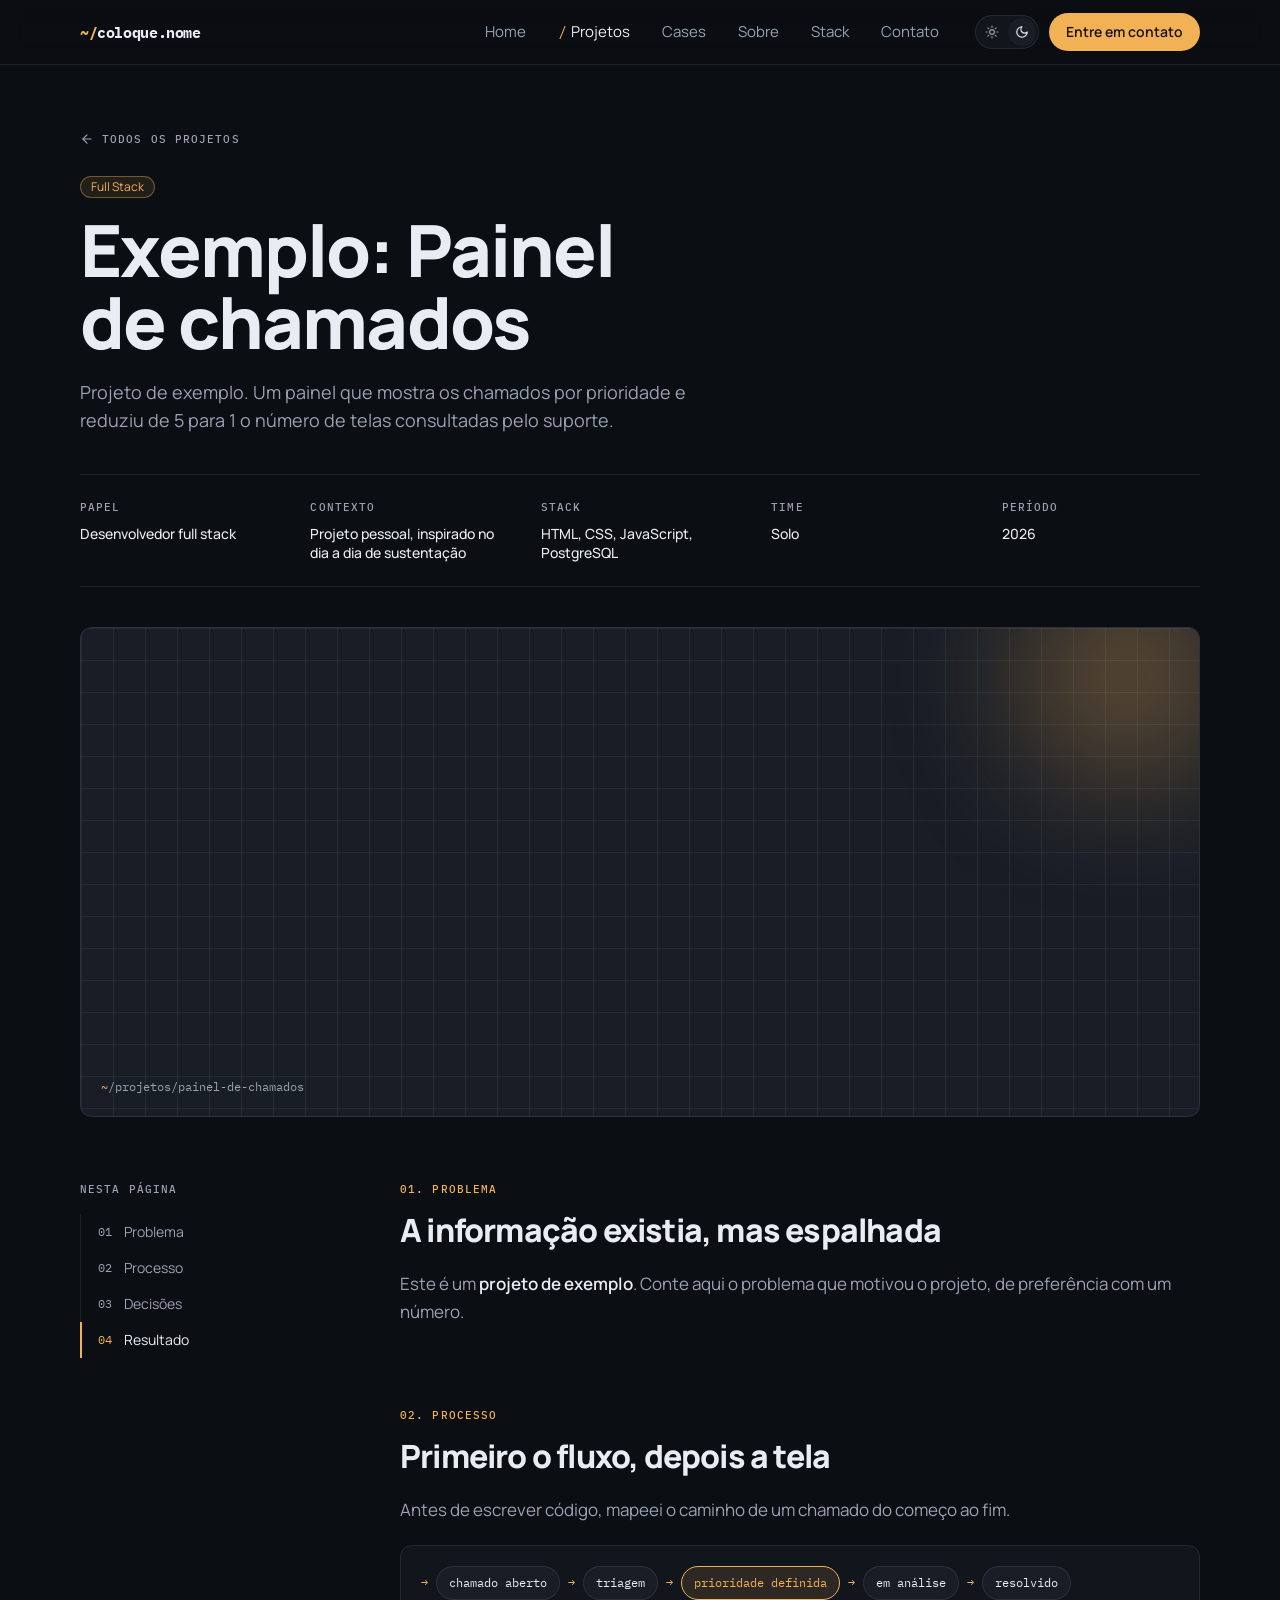
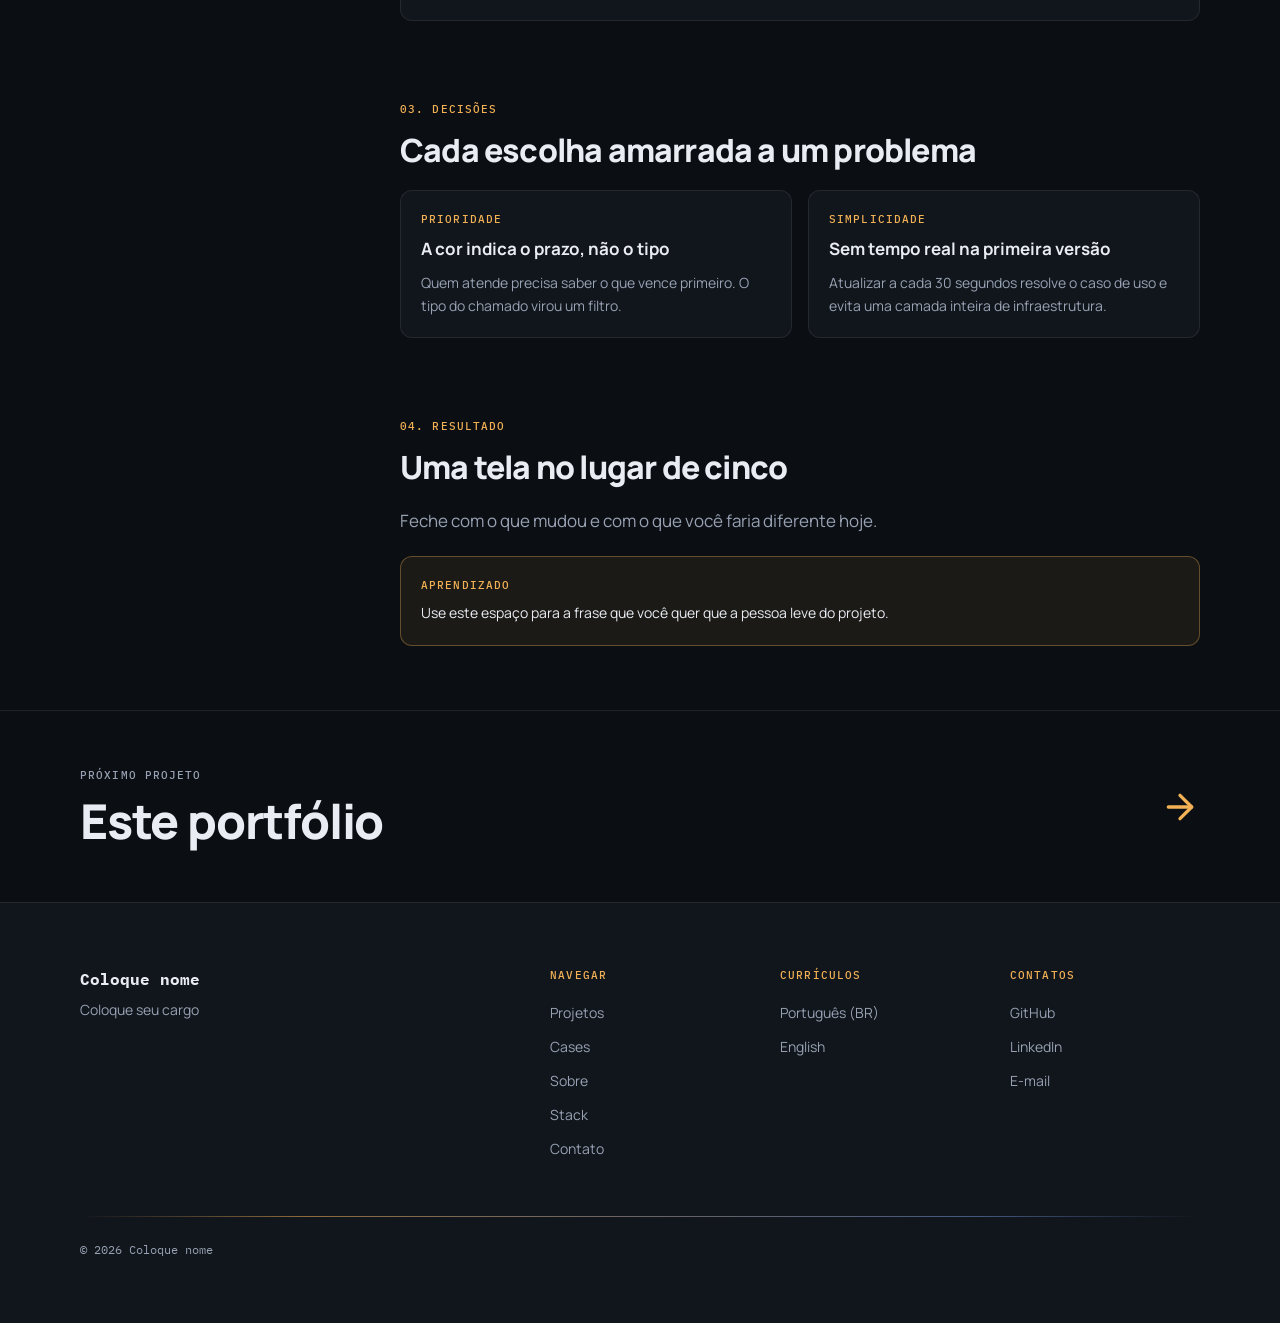
<file: projetos/portfolio-web-design/projetos/painel-de-chamados.html>
<!DOCTYPE html>
<html lang="pt-BR">
<head>
  <meta charset="UTF-8">
  <meta name="viewport" content="width=device-width, initial-scale=1">
  <title>Exemplo: Painel de chamados · Coloque nome</title>
  <meta name="description" content="Projeto de exemplo. Um painel que mostra os chamados por prioridade e reduziu de 5 para 1 o número de telas consultadas pelo suporte.">
  <meta property="og:title" content="Exemplo: Painel de chamados · Coloque nome">
  <meta property="og:description" content="Projeto de exemplo. Um painel que mostra os chamados por prioridade e reduziu de 5 para 1 o número de telas consultadas pelo suporte.">
  <meta property="og:type" content="website">
  <meta property="og:locale" content="pt_BR">
  <link rel="icon" href="../assets/favicon.svg" type="image/svg+xml">

  <link rel="preconnect" href="https://fonts.googleapis.com">
  <link rel="preconnect" href="https://fonts.gstatic.com" crossorigin>
  <link rel="stylesheet" href="https://fonts.googleapis.com/css2?family=IBM+Plex+Mono:wght@400;500;600;700&family=Manrope:wght@400..800&display=swap">

  <link rel="stylesheet" href="../css/tokens.css">
  <link rel="stylesheet" href="../css/base.css">
  <link rel="stylesheet" href="../css/componentes.css">
  <link rel="stylesheet" href="../css/layout.css">
  <link rel="stylesheet" href="../css/entrada.css">

  <!-- Aplica o tema antes de desenhar a página. -->
  <script src="../js/tema.js"></script>
</head>
<body>
  <a class="pular" href="#conteudo">Pular para o conteúdo</a>

  <header class="cabecalho">
    <div class="container cabecalho__barra">
      <a class="logo" href="../index.html" aria-label="Ir para a página inicial"><span aria-hidden="true">~/</span>coloque.nome</a>

      <div class="cabecalho__lado">
        <nav class="nav" aria-label="Navegação principal">
          <ul>
            <li><a href="../index.html">Home</a></li>
            <li><a href="../projetos.html" aria-current="page"><span class="nav__marca" aria-hidden="true">/</span>Projetos</a></li>
            <li><a href="../cases.html">Cases</a></li>
            <li><a href="../sobre.html">Sobre</a></li>
            <li><a href="../stack.html">Stack</a></li>
            <li><a href="../contato.html">Contato</a></li>
          </ul>
        </nav>

        <div class="cabecalho__acoes">
          <div class="tema" role="group" aria-label="Tema">
            <button class="tema__botao" type="button" data-definir-tema="claro" aria-label="Usar tema claro" title="Usar tema claro">
              <svg class="icone" viewBox="0 0 24 24" aria-hidden="true"><circle cx="12" cy="12" r="4"/><path d="M12 2v2"/><path d="M12 20v2"/><path d="m4.93 4.93 1.41 1.41"/><path d="m17.66 17.66 1.41 1.41"/><path d="M2 12h2"/><path d="M20 12h2"/><path d="m6.34 17.66-1.41 1.41"/><path d="m19.07 4.93-1.41 1.41"/></svg>
            </button>
            <button class="tema__botao" type="button" data-definir-tema="escuro" aria-label="Usar tema escuro" title="Usar tema escuro">
              <svg class="icone" viewBox="0 0 24 24" aria-hidden="true"><path d="M12 3a6 6 0 0 0 9 9 9 9 0 1 1-9-9Z"/></svg>
            </button>
          </div>
          <a class="botao botao--primario cabecalho__cta" href="../contato.html">Entre em contato</a>
          <button class="menu-botao" type="button" aria-expanded="false" aria-controls="menu-mobile" aria-label="Abrir menu">
            <svg class="icone icone--abrir" viewBox="0 0 24 24" aria-hidden="true"><path d="M4 6h16"/><path d="M4 12h16"/><path d="M4 18h16"/></svg>
            <svg class="icone icone--fechar" viewBox="0 0 24 24" aria-hidden="true"><path d="M18 6 6 18"/><path d="m6 6 12 12"/></svg>
          </button>
        </div>
      </div>
    </div>

    <nav class="menu-mobile" id="menu-mobile" aria-label="Navegação principal" hidden>
      <ul class="container">
        <li><a class="menu-mobile__link" href="../index.html"><span class="nav__marca" aria-hidden="true">/</span>Home</a></li>
        <li><a class="menu-mobile__link" href="../projetos.html" aria-current="page"><span class="nav__marca" aria-hidden="true">/</span>Projetos</a></li>
        <li><a class="menu-mobile__link" href="../cases.html"><span class="nav__marca" aria-hidden="true">/</span>Cases</a></li>
        <li><a class="menu-mobile__link" href="../sobre.html"><span class="nav__marca" aria-hidden="true">/</span>Sobre</a></li>
        <li><a class="menu-mobile__link" href="../stack.html"><span class="nav__marca" aria-hidden="true">/</span>Stack</a></li>
        <li><a class="menu-mobile__link" href="../contato.html"><span class="nav__marca" aria-hidden="true">/</span>Contato</a></li>
        <li class="menu-mobile__cta"><a class="botao botao--primario" href="../contato.html">Entre em contato</a></li>
      </ul>
    </nav>
  </header>

  <main id="conteudo">
    <article data-tom="projeto">
      <header class="container entrada__cabecalho">
        <a class="rotulo entrada__voltar" href="../projetos.html"><svg class="icone" viewBox="0 0 24 24" aria-hidden="true"><path d="m12 19-7-7 7-7"/><path d="M19 12H5"/></svg> Todos os projetos</a>

        <ul class="tags">
          <li class="tag tag--tom">Full Stack</li>
        </ul>

        <h1 class="entrada__titulo">Exemplo: Painel de chamados</h1>
        <p class="entrada__resumo">Projeto de exemplo. Um painel que mostra os chamados por prioridade e reduziu de 5 para 1 o número de telas consultadas pelo suporte.</p>

        <dl class="metadados">
          <div>
            <dt class="rotulo">Papel</dt>
            <dd>Desenvolvedor full stack</dd>
          </div>
          <div>
            <dt class="rotulo">Contexto</dt>
            <dd>Projeto pessoal, inspirado no dia a dia de sustentação</dd>
          </div>
          <div>
            <dt class="rotulo">Stack</dt>
            <dd>HTML, CSS, JavaScript, PostgreSQL</dd>
          </div>
          <div>
            <dt class="rotulo">Time</dt>
            <dd>Solo</dd>
          </div>
          <div>
            <dt class="rotulo">Período</dt>
            <dd>2026</dd>
          </div>
        </dl>

        <div class="capa" aria-hidden="true">
          <div class="malha"></div>
          <p class="capa__caminho"><span>~</span>/projetos/painel-de-chamados</p>
        </div>
      </header>

      <div class="container entrada__corpo">
        <aside>
          <nav class="indice" aria-label="Nesta página">
            <p class="rotulo">Nesta página</p>
            <ol>
              <li><a href="#problema" aria-current="location"><span class="indice__numero">01</span>Problema</a></li>
              <li><a href="#processo"><span class="indice__numero">02</span>Processo</a></li>
              <li><a href="#decisoes"><span class="indice__numero">03</span>Decisões</a></li>
              <li><a href="#resultado"><span class="indice__numero">04</span>Resultado</a></li>
            </ol>
          </nav>
        </aside>

        <div class="prosa">
          <section class="capitulo" id="problema">
            <p class="rotulo capitulo__rotulo">01. Problema</p>
            <h2>A informação existia, mas espalhada<a class="ancora" href="#problema" aria-hidden="true" tabindex="-1">#</a></h2>
            <p>Este é um <strong>projeto de exemplo</strong>. Conte aqui o problema que motivou o projeto, de preferência com um número.</p>
          </section>

          <section class="capitulo" id="processo">
            <p class="rotulo capitulo__rotulo">02. Processo</p>
            <h2>Primeiro o fluxo, depois a tela<a class="ancora" href="#processo" aria-hidden="true" tabindex="-1">#</a></h2>
            <p>Antes de escrever código, mapeei o caminho de um chamado do começo ao fim.</p>
            <ol class="fluxo">
              <li><span>chamado aberto</span></li>
              <li><span>triagem</span></li>
              <li class="fluxo__destaque"><span>prioridade definida</span></li>
              <li><span>em análise</span></li>
              <li><span>resolvido</span></li>
            </ol>
          </section>

          <section class="capitulo" id="decisoes">
            <p class="rotulo capitulo__rotulo">03. Decisões</p>
            <h2>Cada escolha amarrada a um problema<a class="ancora" href="#decisoes" aria-hidden="true" tabindex="-1">#</a></h2>
            <div class="decisoes">
              <div class="decisao">
                <p class="rotulo">Prioridade</p>
                <h3>A cor indica o prazo, não o tipo</h3>
                <p>Quem atende precisa saber o que vence primeiro. O tipo do chamado virou um filtro.</p>
              </div>
              <div class="decisao">
                <p class="rotulo">Simplicidade</p>
                <h3>Sem tempo real na primeira versão</h3>
                <p>Atualizar a cada 30 segundos resolve o caso de uso e evita uma camada inteira de infraestrutura.</p>
              </div>
            </div>
          </section>

          <section class="capitulo" id="resultado">
            <p class="rotulo capitulo__rotulo">04. Resultado</p>
            <h2>Uma tela no lugar de cinco<a class="ancora" href="#resultado" aria-hidden="true" tabindex="-1">#</a></h2>
            <p>Feche com o que mudou e com o que você faria diferente hoje.</p>
            <aside class="nota">
              <p class="rotulo">Aprendizado</p>
              <p>Use este espaço para a frase que você quer que a pessoa leve do projeto.</p>
            </aside>
          </section>
        </div>
      </div>

      <div class="proximo">
        <a class="container" href="portfolio.html">
          <span>
            <span class="rotulo">Próximo projeto</span>
            <span class="proximo__titulo">Este portfólio</span>
          </span>
          <svg class="icone" viewBox="0 0 24 24" aria-hidden="true"><path d="M5 12h14"/><path d="m12 5 7 7-7 7"/></svg>
        </a>
      </div>
    </article>
  </main>

  <footer class="rodape">
    <div class="container rodape__conteudo">
      <div class="rodape__grade">
        <div>
          <p class="rodape__nome">Coloque nome</p>
          <p class="rodape__cargo">Coloque seu cargo</p>
        </div>

        <div class="rodape__colunas">
          <div>
            <h2 class="rotulo">Navegar</h2>
            <ul>
              <li><a href="../projetos.html">Projetos</a></li>
              <li><a href="../cases.html">Cases</a></li>
              <li><a href="../sobre.html">Sobre</a></li>
              <li><a href="../stack.html">Stack</a></li>
              <li><a href="../contato.html">Contato</a></li>
            </ul>
          </div>

          <div>
            <h2 class="rotulo">Currículos</h2>
            <ul>
              <li><a href="../assets/curriculos/curriculo-pt-br.pdf" target="_blank" rel="noopener noreferrer">Português (BR)<span class="so-leitor"> (abre em nova aba)</span></a></li>
              <li><a href="../assets/curriculos/resume-en.pdf" target="_blank" rel="noopener noreferrer" lang="en">English<span class="so-leitor" lang="pt-BR"> (abre em nova aba)</span></a></li>
            </ul>
          </div>

          <div>
            <h2 class="rotulo">Contatos</h2>
            <ul>
              <li><a href="https://github.com/seu-usuario" target="_blank" rel="noopener noreferrer">GitHub<span class="so-leitor"> (abre em nova aba)</span></a></li>
              <li><a href="https://www.linkedin.com/in/seu-usuario" target="_blank" rel="noopener noreferrer">LinkedIn<span class="so-leitor"> (abre em nova aba)</span></a></li>
              <li><a href="mailto:seuemail@exemplo.com">E-mail</a></li>
            </ul>
          </div>
        </div>
      </div>

      <div class="divisor"></div>
      <p class="rodape__direitos">© <span id="ano">2026</span> Coloque nome</p>
    </div>
  </footer>

  <script src="../js/menu.js" defer></script>
  <script src="../js/rodape.js" defer></script>
  <script src="../js/revelar.js" defer></script>
  <script src="../js/indice.js" defer></script>
</body>
</html>
</file>
<file: atividades/atividade-02-git-tags/style.css>
body {
    font-family: Arial, sans-serif;
    background-color: #f0f0f0;
    text-align: center;
    padding: 50px;
}

button {
    padding: 10px 20px;
    background-color: #4ba4df;
    border: none;
    color: white;
    font-size: 16px;
    border-radius: 5px;
}

button:hover {
    background-color: #0056b3;
}

/* Mensagem flutuante (toast) exibida após o clique */
.toast {
    visibility: hidden;
    min-width: 250px;
    background-color: #333;
    color: #fff;
    text-align: center;
    border-radius: 5px;
    padding: 16px;
    position: fixed;
    bottom: 30px;
    left: 50%;
    transform: translateX(-50%);
}

.toast.show {
    visibility: visible;
}
</file>
<file: projetos/portfolio-web-design/css/tokens.css>
/*
 * TOKENS DE DESIGN
 * Todas as cores, fontes e medidas do site saem daqui.
 * O tema escuro é o padrão (:root); o claro entra com data-tema="claro" no <html>.
 * Para mudar a identidade, altere --ambar, --verde, --azul, --violeta e os neutros.
 */
:root {
  /* Tipografia */
  --fonte-sans: "Manrope", system-ui, -apple-system, "Segoe UI", Roboto, sans-serif;
  --fonte-mono: "IBM Plex Mono", ui-monospace, "Cascadia Code", Consolas, monospace;

  /* Neutros */
  --fundo: #0b0e13;
  --texto: #e9edf3;
  --superficie: #11151c;
  --superficie-2: #181d26;
  --texto-suave: #98a2b3;
  --linha: rgb(233 237 243 / 0.09);
  --linha-forte: rgb(233 237 243 / 0.18);

  /* Cores de destaque */
  --ambar: #f2b155;
  --verde: #5cc8b8;
  --azul: #7fa8f8;
  --violeta: #b5a0f5;
  --sobre-destaque: #1a1204;
  --erro: #ff8a7a;

  /* As "janelas" de código ficam escuras nos dois temas. */
  --codigo: #0e1218;
  --codigo-texto: #e9edf3;
  --codigo-suave: #8a95a6;
  --codigo-linha: rgb(233 237 243 / 0.1);
  --codigo-ambar: #f2b155;
  --codigo-verde: #5cc8b8;
  --codigo-azul: #7fa8f8;
  --codigo-violeta: #b5a0f5;

  /* Cor de destaque da seção atual (projetos = âmbar, cases = verde). */
  --tom: var(--ambar);

  /* Medidas */
  --raio: 0.75rem;
  --raio-grande: 1.05rem;
  --largura-site: 75rem;
  --altura-cabecalho: 4rem;

  /* Movimento */
  --curva-saida: cubic-bezier(0.22, 1, 0.36, 1);
}

[data-tema="claro"] {
  --fundo: #f5f6f8;
  --texto: #12161d;
  --superficie: #ffffff;
  --superficie-2: #eaedf2;
  --texto-suave: #556070;
  --linha: rgb(18 22 29 / 0.1);
  --linha-forte: rgb(18 22 29 / 0.2);

  --ambar: #a45a00;
  --verde: #0b7468;
  --azul: #2b5bd0;
  --violeta: #6547cc;
  --sobre-destaque: #ffffff;
  --erro: #c0392b;
}

/* Cada área do site pinta os destaques com a própria cor. */
[data-tom="projeto"] {
  --tom: var(--ambar);
}
[data-tom="case"] {
  --tom: var(--verde);
}
</file>
<file: projetos/portfolio-web-design/css/base.css>
/*
 * BASE
 * Reset, tipografia e utilitários usados em todas as páginas.
 */

/* ----------------------------------- Reset ---------------------------------- */

*,
*::before,
*::after {
  box-sizing: border-box;
}

* {
  margin: 0;
}

html {
  height: 100%;
  font-family: var(--fonte-sans);
  color-scheme: dark;
  scroll-behavior: smooth;
  scroll-padding-top: 6rem;
  -webkit-text-size-adjust: 100%;
}

html[data-tema="claro"] {
  color-scheme: light;
}

body {
  display: flex;
  min-height: 100%;
  flex-direction: column;
  background: var(--fundo);
  color: var(--texto);
  line-height: 1.5;
  -webkit-font-smoothing: antialiased;
}

main {
  flex: 1;
}

img,
svg {
  display: block;
  max-width: 100%;
}

a {
  color: inherit;
  text-decoration: none;
}

ul,
ol {
  padding: 0;
  list-style: none;
}

h1,
h2,
h3,
h4 {
  font-size: inherit;
  font-weight: inherit;
  text-wrap: balance;
}

button,
input,
select,
textarea {
  font: inherit;
  color: inherit;
}

button {
  padding: 0;
  border: 0;
  background: none;
  cursor: pointer;
}

[hidden] {
  display: none !important;
}

::selection {
  background: color-mix(in oklab, var(--ambar) 35%, transparent);
}

:focus-visible {
  outline: 2px solid var(--tom);
  outline-offset: 3px;
}

/* -------------------------------- Utilitários ------------------------------- */

/* Largura máxima do conteúdo, com respiro nas laterais. */
.container {
  width: 100%;
  max-width: var(--largura-site);
  margin-inline: auto;
  padding-inline: 1.25rem;
}

@media (min-width: 40rem) {
  .container {
    padding-inline: 2.5rem;
  }
}

/* Rótulo pequeno em mono, caixa alta: categorias, metadados, índices. */
.rotulo {
  font-family: var(--fonte-mono);
  font-size: 0.6875rem;
  font-weight: 500;
  line-height: 1.5;
  letter-spacing: 0.1em;
  text-transform: uppercase;
}

/* Divisor fino que se apaga nas pontas. */
.divisor {
  height: 1px;
  background: linear-gradient(
    90deg,
    transparent,
    color-mix(in oklab, var(--tom) 55%, transparent) 20%,
    color-mix(in oklab, var(--azul) 45%, transparent) 80%,
    transparent
  );
}

/* Malha de "blueprint" usada nas capas geradas. */
.malha {
  background-image:
    linear-gradient(var(--linha) 1px, transparent 1px),
    linear-gradient(90deg, var(--linha) 1px, transparent 1px);
  background-size: 32px 32px;
}

/* Ícones em linha (SVG), herdam a cor do texto. */
.icone {
  width: 1rem;
  height: 1rem;
  flex-shrink: 0;
  fill: none;
  stroke: currentColor;
  stroke-width: 2;
  stroke-linecap: round;
  stroke-linejoin: round;
}

/* Cursor piscando das janelas de código. */
.cursor {
  display: inline-block;
  width: 0.55em;
  height: 1.1em;
  vertical-align: text-bottom;
  background: var(--codigo-ambar);
  animation: cursor-pisca 1.1s steps(1) infinite;
}

@keyframes cursor-pisca {
  0%,
  49% {
    opacity: 1;
  }
  50%,
  100% {
    opacity: 0;
  }
}

/* Visível só para leitores de tela. */
.so-leitor {
  position: absolute;
  width: 1px;
  height: 1px;
  overflow: hidden;
  clip-path: inset(50%);
  white-space: nowrap;
}

/* Link "Pular para o conteúdo": aparece ao receber foco pelo teclado. */
.pular {
  position: fixed;
  top: 0.75rem;
  left: 0.75rem;
  z-index: 100;
  padding: 0.5rem 1rem;
  border-radius: 999px;
  background: var(--ambar);
  color: var(--sobre-destaque);
  font-size: 0.875rem;
  transform: translateY(-200%);
}

.pular:focus {
  transform: none;
}

/* ----------------------------- Entrada ao rolar ----------------------------- */

/*
 * Elementos com data-revelar entram com fade e um leve deslocamento quando
 * aparecem na tela (js/revelar.js). A classe .js só existe com JavaScript
 * ativo, então sem ele o conteúdo fica visível normalmente.
 */
.js [data-revelar] {
  opacity: 0;
  transform: translateY(16px);
  transition:
    opacity 0.5s var(--curva-saida),
    transform 0.5s var(--curva-saida);
}

.js [data-revelar].visivel {
  opacity: 1;
  transform: none;
}

/* ------------------------------ Acessibilidade ------------------------------ */

/* Modo de alto contraste do sistema: usa a cor de destaque do próprio sistema. */
@media (forced-colors: active) {
  :focus-visible {
    outline: 2px solid Highlight;
  }
}

/* Quem pede menos movimento não recebe animações nem rolagem suave. */
@media (prefers-reduced-motion: reduce) {
  html {
    scroll-behavior: auto;
  }

  *,
  *::before,
  *::after {
    animation-duration: 0.01ms !important;
    animation-delay: 0s !important;
    animation-iteration-count: 1 !important;
    transition-duration: 0.01ms !important;
    transition-delay: 0s !important;
  }
}
</file>
<file: projetos/portfolio-web-design/css/componentes.css>
/*
 * COMPONENTES
 * Peças reaproveitadas entre as páginas.
 */

/* ----------------------------------- Botão ---------------------------------- */

.botao {
  display: inline-flex;
  align-items: center;
  justify-content: center;
  gap: 0.5rem;
  padding: 0.625rem 1.25rem;
  border: 1px solid transparent;
  border-radius: 999px;
  font-size: 0.875rem;
  font-weight: 600;
  line-height: 1.25rem;
  white-space: nowrap;
  cursor: pointer;
  transition:
    background-color 150ms var(--curva-saida),
    color 150ms var(--curva-saida),
    border-color 150ms var(--curva-saida),
    transform 150ms var(--curva-saida);
}

.botao:active {
  transform: translateY(1px);
}

.botao:disabled {
  opacity: 0.6;
  cursor: default;
}

/* Preenchido com a cor de destaque da seção. */
.botao--primario {
  background: var(--tom);
  color: var(--sobre-destaque);
}

.botao--primario:hover {
  background: color-mix(in oklab, var(--tom), var(--texto) 14%);
}

/* Só contorno, para a ação secundária. */
.botao--secundario {
  border-color: color-mix(in oklab, var(--tom) 55%, transparent);
  color: var(--tom);
}

.botao--secundario:hover {
  background: color-mix(in oklab, var(--tom) 12%, transparent);
}

/* ---------------------------------- Janela ---------------------------------- */

/*
 * Moldura de "janela": barra de título com o nome do arquivo e um indicador.
 * Fica escura nos dois temas, como um editor de código.
 */
.janela {
  overflow: hidden;
  border: 1px solid var(--codigo-linha);
  border-radius: var(--raio);
  background: var(--codigo);
  color: var(--codigo-texto);
  box-shadow: 0 24px 60px -30px rgb(0 0 0 / 0.6);
}

.janela__barra {
  display: flex;
  min-height: 2.5rem;
  align-items: center;
  justify-content: space-between;
  gap: 0.75rem;
  padding: 0.5rem 1rem;
  border-bottom: 1px solid var(--codigo-linha);
  font-family: var(--fonte-mono);
  font-size: 0.75rem;
}

.janela__titulo {
  display: flex;
  min-width: 0;
  align-items: center;
  gap: 0.625rem;
  color: var(--codigo-suave);
}

.janela__titulo::before {
  width: 0.5rem;
  height: 0.5rem;
  flex-shrink: 0;
  border-radius: 2px;
  background: var(--codigo-ambar);
  content: "";
}

.janela__titulo span {
  overflow: hidden;
  text-overflow: ellipsis;
  white-space: nowrap;
}

.janela__lateral {
  flex-shrink: 0;
  color: var(--codigo-verde);
}

/* ------------------------------------ Tag ----------------------------------- */

.tags {
  display: flex;
  flex-wrap: wrap;
  gap: 0.375rem;
}

.tag {
  display: inline-flex;
  align-items: center;
  padding: 0.25rem 0.625rem;
  border: 1px solid var(--linha);
  border-radius: 999px;
  background: var(--superficie-2);
  color: var(--texto-suave);
  font-size: 0.75rem;
  line-height: 1;
}

/* Usa a cor de destaque da seção: categorias de projetos e cases. */
.tag--tom {
  border-color: color-mix(in oklab, var(--tom) 40%, transparent);
  background: color-mix(in oklab, var(--tom) 10%, transparent);
  color: var(--tom);
}

/* Em mono, para nomes de tecnologias. */
.tag--mono {
  color: var(--texto);
  font-family: var(--fonte-mono);
  font-size: 0.7rem;
}

/* ----------------------------------- Seção ---------------------------------- */

/*
 * Seção da home: categoria em mono com (opcional) um botão na mesma linha,
 * à direita, levando à página completa; o título vem logo abaixo.
 */
.secao {
  padding-block: 5rem;
}

.secao__cabecalho {
  margin-bottom: 2.5rem;
}

.secao__topo {
  display: flex;
  min-height: 2.5rem;
  flex-wrap: wrap;
  align-items: center;
  justify-content: space-between;
  gap: 0.75rem 1rem;
}

.secao__categoria {
  color: var(--tom);
}

.secao__titulo {
  max-width: 42rem;
  margin-top: 1rem;
  font-size: 1.875rem;
  font-weight: 800;
  line-height: 1.15;
  letter-spacing: -0.025em;
}

.secao__descricao {
  max-width: 42rem;
  margin-top: 0.75rem;
  color: var(--texto-suave);
}

@media (min-width: 40rem) {
  .secao {
    padding-block: 6rem;
  }

  .secao__titulo {
    font-size: 2.25rem;
  }
}

@media (min-width: 64rem) {
  .secao {
    padding-block: 7rem;
  }

  .secao__cabecalho {
    margin-bottom: 3rem;
  }

  .secao__titulo {
    font-size: 3rem;
    line-height: 1.05;
  }

  .secao__descricao {
    font-size: 1.125rem;
    line-height: 1.75rem;
  }
}

/* Cabeçalho das páginas internas: H1 grande à esquerda e uma linha de subtítulo. */
.pagina__cabecalho {
  padding-block: 3.5rem 2.5rem;
}

.pagina__titulo {
  max-width: 56rem;
  font-size: 2.25rem;
  font-weight: 800;
  line-height: 1.1;
  letter-spacing: -0.025em;
}

.pagina__subtitulo {
  max-width: 42rem;
  margin-top: 1.25rem;
  color: var(--texto-suave);
  font-size: 1.125rem;
  line-height: 1.75rem;
}

@media (min-width: 40rem) {
  .pagina__cabecalho {
    padding-top: 5rem;
  }

  .pagina__titulo {
    font-size: 3.75rem;
    line-height: 1;
  }
}

@media (min-width: 64rem) {
  .pagina__cabecalho {
    padding-bottom: 3rem;
  }

  .pagina__titulo {
    font-size: 4.5rem;
  }
}

/* ---------------------------------- Skills ---------------------------------- */

/*
 * Bloco de destaque das skills: hard skills em mono com ">" e soft skills em
 * sans com "-", lado a lado e separadas por uma linha.
 */
.skills {
  padding: 1.5rem;
  border: 1px solid var(--linha);
  border-radius: var(--raio);
  background: var(--superficie);
}

.skills__rotulo {
  margin-bottom: 1.5rem;
  color: var(--texto-suave);
}

.skills__grade {
  display: grid;
  gap: 2rem;
}

.skills__titulo {
  font-size: 1.25rem;
  font-weight: 700;
  line-height: 1.75rem;
}

.skills__lista {
  display: flex;
  flex-direction: column;
  gap: 0.5rem;
  margin-top: 1rem;
  font-size: 0.9375rem;
}

.skills__lista li {
  display: flex;
  gap: 0.625rem;
}

.skills__coluna--hard .skills__titulo {
  color: var(--ambar);
  font-family: var(--fonte-mono);
  font-weight: 600;
}

.skills__coluna--hard .skills__lista {
  font-family: var(--fonte-mono);
  font-size: 0.875rem;
}

.skills__coluna--hard li::before {
  color: var(--ambar);
  content: ">";
}

.skills__coluna--soft .skills__titulo {
  color: var(--verde);
}

.skills__coluna--soft li::before {
  color: var(--verde);
  content: "-";
}

@media (min-width: 40rem) {
  .skills {
    padding: 2rem;
  }

  .skills__grade {
    grid-template-columns: repeat(2, 1fr);
    gap: 0;
  }

  .skills__coluna--hard {
    padding-right: 2rem;
  }

  .skills__coluna--soft {
    padding-left: 2rem;
    border-left: 1px solid var(--linha);
  }
}

/* ----------------------------------- Card ----------------------------------- */

/* Card de projeto ou case. O link do título cobre o card inteiro. */
.card {
  position: relative;
  display: flex;
  height: 100%;
  flex-direction: column;
  overflow: hidden;
  border: 1px solid var(--linha);
  border-radius: var(--raio);
  background: var(--superficie);
  transition:
    border-color 150ms var(--curva-saida),
    transform 150ms var(--curva-saida);
}

.card:hover {
  border-color: color-mix(in oklab, var(--tom) 55%, transparent);
  transform: translateY(-2px);
}

.card__corpo {
  display: flex;
  flex: 1;
  flex-direction: column;
  padding: 1.5rem;
}

.card__topo {
  display: flex;
  align-items: flex-start;
  justify-content: space-between;
  gap: 0.75rem;
}

.card__titulo {
  font-size: 1.125rem;
  font-weight: 700;
  line-height: 1.75rem;
  letter-spacing: -0.025em;
}

.card__titulo a::after {
  position: absolute;
  inset: 0;
  content: "";
}

.card__topo .icone {
  margin-top: 0.25rem;
  color: var(--texto-suave);
  transition: color 150ms;
}

.card:hover .card__topo .icone {
  color: var(--tom);
}

.card__resumo {
  margin-top: 0.5rem;
  color: var(--texto-suave);
  font-size: 0.9375rem;
  line-height: 1.625;
}

.card .tags {
  margin-top: auto;
  padding-top: 1.25rem;
}

/*
 * Capa gerada: a malha, um brilho na cor da seção e o caminho da página em mono.
 * Para usar uma imagem, troque o conteúdo da capa por um <img>.
 */
.capa {
  position: relative;
  display: flex;
  aspect-ratio: 16 / 9;
  align-items: flex-end;
  overflow: hidden;
  padding: 1.25rem;
  background: var(--superficie-2);
}

.capa .malha {
  position: absolute;
  inset: 0;
  opacity: 0.7;
}

.capa::before {
  position: absolute;
  top: -4rem;
  right: -2.5rem;
  width: 14rem;
  height: 14rem;
  border-radius: 50%;
  background: color-mix(in oklab, var(--tom) 30%, transparent);
  filter: blur(64px);
  content: "";
}

.capa img {
  position: absolute;
  inset: 0;
  width: 100%;
  height: 100%;
  object-fit: cover;
}

.capa__caminho {
  position: relative;
  color: var(--texto-suave);
  font-family: var(--fonte-mono);
  font-size: 0.75rem;
}

.capa__caminho span {
  color: var(--tom);
}

/* Card grande da home: a capa ocupa a altura que sobrar. */
.card--destaque .capa {
  aspect-ratio: 16 / 10;
}

.card--destaque .card__titulo {
  font-size: 1.375rem;
}

@media (min-width: 64rem) {
  .card--destaque .capa {
    min-height: 16rem;
    flex: 1;
    aspect-ratio: auto;
  }
}
</file>
<file: projetos/portfolio-web-design/css/layout.css>
/*
 * LAYOUT
 * Cabeçalho fixo e rodapé, repetidos em todas as páginas.
 */

/* --------------------------------- Cabeçalho -------------------------------- */

.cabecalho {
  position: fixed;
  inset: 0 0 auto;
  z-index: 50;
  border-bottom: 1px solid var(--linha);
  background: color-mix(in srgb, var(--fundo) 85%, transparent);
  -webkit-backdrop-filter: blur(12px);
  backdrop-filter: blur(12px);
}

/* O cabeçalho é fixo: o conteúdo começa logo abaixo dele. */
main {
  padding-top: var(--altura-cabecalho);
}

.cabecalho__barra {
  display: flex;
  height: var(--altura-cabecalho);
  align-items: center;
  justify-content: space-between;
  gap: 1rem;
}

.logo {
  font-family: var(--fonte-mono);
  font-size: 0.95rem;
  font-weight: 700;
  letter-spacing: -0.025em;
}

.logo span {
  color: var(--ambar);
}

.cabecalho__lado {
  display: flex;
  align-items: center;
  gap: 1.5rem;
}

.cabecalho__acoes {
  display: flex;
  align-items: center;
  gap: 0.625rem;
}

/* O botão de contato só cabe a partir de 640px. */
.cabecalho__cta {
  display: none;
  padding: 0.5rem 1rem;
}

@media (min-width: 40rem) {
  .cabecalho__cta {
    display: inline-flex;
  }
}

/* Navegação em linha, a partir de 1024px. */
.nav {
  display: none;
}

.nav ul {
  display: flex;
  align-items: center;
  gap: 0.5rem;
}

.nav a {
  display: block;
  padding: 0.375rem 0.75rem;
  border-radius: 999px;
  color: var(--texto-suave);
  font-size: 0.9375rem;
  transition: color 150ms;
}

.nav a:hover,
.nav a[aria-current="page"] {
  color: var(--texto);
}

/* A barra em mono marca a página atual. */
.nav__marca {
  margin-right: 0.25rem;
  color: var(--ambar);
  font-family: var(--fonte-mono);
}

@media (min-width: 64rem) {
  .nav {
    display: block;
  }
}

/* ------------------------------ Alternar tema ------------------------------- */

/* Controle segmentado sol/lua. O lado ativo é pintado só com CSS. */
.tema {
  display: inline-flex;
  align-items: center;
  gap: 0.125rem;
  padding: 0.125rem;
  border: 1px solid var(--linha);
  border-radius: 999px;
  background: var(--superficie);
}

.tema__botao {
  display: inline-flex;
  width: 1.75rem;
  height: 1.75rem;
  align-items: center;
  justify-content: center;
  border-radius: 999px;
  color: var(--texto-suave);
  transition: color 150ms;
}

.tema__botao:hover {
  color: var(--texto);
}

.tema__botao .icone {
  width: 0.875rem;
  height: 0.875rem;
}

:root:not([data-tema="claro"]) .tema__botao[data-definir-tema="escuro"],
[data-tema="claro"] .tema__botao[data-definir-tema="claro"] {
  background: var(--superficie-2);
  color: var(--texto);
}

/* -------------------------------- Menu mobile ------------------------------- */

.menu-botao {
  display: inline-flex;
  width: 2.25rem;
  height: 2.25rem;
  align-items: center;
  justify-content: center;
  border: 1px solid var(--linha);
  border-radius: 999px;
}

/* O ícone troca entre "menu" e "fechar" conforme o estado do botão. */
.menu-botao .icone--fechar,
.menu-botao[aria-expanded="true"] .icone--abrir {
  display: none;
}

.menu-botao[aria-expanded="true"] .icone--fechar {
  display: block;
}

.menu-mobile {
  border-top: 1px solid var(--linha);
  background: var(--fundo);
}

.menu-mobile ul {
  display: flex;
  flex-direction: column;
  padding-block: 0.75rem;
}

.menu-mobile__link {
  display: flex;
  align-items: center;
  gap: 0.5rem;
  padding-block: 0.75rem;
  color: var(--texto-suave);
}

.menu-mobile__link[aria-current="page"] {
  color: var(--texto);
}

.menu-mobile__link .nav__marca {
  margin-right: 0;
  opacity: 0;
}

.menu-mobile__link[aria-current="page"] .nav__marca {
  opacity: 1;
}

/* No celular o botão de contato sai da barra e vem para o fim do menu. */
.menu-mobile__cta {
  padding: 0.75rem 0 0.5rem;
}

.menu-mobile__cta .botao {
  width: 100%;
}

@media (min-width: 40rem) {
  .menu-mobile__cta {
    display: none;
  }
}

@media (min-width: 64rem) {
  .menu-botao,
  .menu-mobile {
    display: none;
  }
}

/* ---------------------------------- Rodapé ---------------------------------- */

.rodape {
  border-top: 1px solid var(--linha);
  background: var(--superficie);
}

.rodape__conteudo {
  padding-block: 4rem;
}

.rodape__grade {
  display: grid;
  gap: 3rem;
}

.rodape__nome {
  font-family: var(--fonte-mono);
  font-weight: 700;
}

.rodape__cargo {
  max-width: 18rem;
  margin-top: 0.5rem;
  color: var(--texto-suave);
  font-size: 0.875rem;
}

.rodape__colunas {
  display: grid;
  grid-template-columns: repeat(2, 1fr);
  gap: 2.5rem;
}

.rodape__colunas h2 {
  color: var(--ambar);
}

.rodape__colunas ul {
  display: flex;
  flex-direction: column;
  gap: 0.625rem;
  margin-top: 1rem;
}

.rodape__colunas a {
  color: var(--texto-suave);
  font-size: 0.875rem;
  transition: color 150ms;
}

.rodape__colunas a:hover {
  color: var(--texto);
}

.rodape .divisor {
  margin-top: 3.5rem;
}

.rodape__direitos {
  margin-top: 1.5rem;
  color: var(--texto-suave);
  font-family: var(--fonte-mono);
  font-size: 0.75rem;
}

@media (min-width: 40rem) {
  .rodape__colunas {
    grid-template-columns: repeat(3, 1fr);
  }
}

@media (min-width: 64rem) {
  .rodape__grade {
    grid-template-columns: 1.3fr 2fr;
  }
}
</file>
<file: projetos/portfolio-web-design/css/home.css>
/*
 * HOME
 * Estilos que só a página inicial usa.
 */

/* ----------------------------------- Hero ----------------------------------- */

.hero {
  position: relative;
  overflow: hidden;
  border-bottom: 1px solid var(--linha);
}

.hero__grade {
  position: relative;
  display: grid;
  min-height: min(calc(100svh - var(--altura-cabecalho)), 54rem);
  align-content: center;
  align-items: start;
  gap: 3rem;
  padding-block: 4rem;
}

.hero__titulo {
  font-size: 2.75rem;
  font-weight: 800;
  line-height: 1.04;
  letter-spacing: -0.03em;
}

/* A segunda parte do título vai em mono, na cor de destaque. */
.hero__titulo span {
  color: var(--ambar);
  font-family: var(--fonte-mono);
  font-size: 0.82em;
  font-weight: 600;
  letter-spacing: -0.05em;
}

.hero__subtitulo {
  max-width: 36rem;
  margin-top: 1.5rem;
  color: var(--texto-suave);
  font-size: 1.125rem;
  line-height: 1.75rem;
}

.hero__acoes {
  display: flex;
  flex-wrap: wrap;
  gap: 0.75rem;
  margin-top: 2rem;
}

/* Painel de log: a "assinatura" visual do site, revelada linha a linha. */
.log {
  display: flex;
  flex-direction: column;
  gap: 0.75rem;
  padding: 1.25rem;
  font-family: var(--fonte-mono);
  font-size: 0.8125rem;
  line-height: 1.625;
}

.log li {
  display: grid;
  grid-template-columns: auto 1fr;
  gap: 0.75rem;
  animation: log-entra 0.35s var(--curva-saida) both;
  animation-delay: calc(0.35s + var(--i) * 0.45s);
}

.log__hora {
  color: var(--codigo-suave);
}

.log__nivel {
  font-weight: 600;
  white-space: pre;
}

.log__nivel--warn {
  color: var(--codigo-ambar);
}

.log__nivel--info {
  color: var(--codigo-azul);
}

.log__nivel--fix {
  color: var(--codigo-violeta);
}

.log__nivel--done {
  color: var(--codigo-verde);
}

.log__rodape {
  padding: 0.75rem 1.25rem;
  border-top: 1px solid var(--codigo-linha);
  color: var(--codigo-suave);
  font-family: var(--fonte-mono);
  font-size: 0.75rem;
}

.log__rodape > span:first-child {
  color: var(--codigo-ambar);
}

@keyframes log-entra {
  from {
    opacity: 0;
    transform: translateX(-6px);
  }
}

@media (min-width: 40rem) {
  .hero__titulo {
    font-size: 3.75rem;
  }
}

@media (min-width: 64rem) {
  .hero__grade {
    grid-template-columns: 1.2fr 1fr;
    gap: 4rem;
    padding-block: 6rem;
  }

  .hero__titulo {
    font-size: 5rem;
  }

  .hero__subtitulo {
    font-size: 1.25rem;
  }

  /* Compensa o espaço acima das maiúsculas, para o topo do painel bater com o das letras. */
  .hero__painel {
    margin-top: 0.875rem;
  }
}

/* ------------------------------ Gráfico do hero ----------------------------- */

/*
 * Fundo do hero: o gráfico de monitoramento do incidente que o painel de log
 * conta. A métrica fica estável, sobe no alerta e cai depois da correção.
 * Aparece só a partir de 1024px, onde o hero tem duas colunas.
 */
.grafico {
  position: absolute;
  inset: auto 0 0;
  display: none;
  height: 62%;
  pointer-events: none;
  user-select: none;
}

/* O traçado é revelado da esquerda para a direita por um recorte. */
.grafico svg {
  position: absolute;
  inset: 0;
  width: 100%;
  height: 100%;
  animation: grafico-revela 2.4s linear 0.2s both;
}

.grafico line,
.grafico path {
  vector-effect: non-scaling-stroke;
}

.grafico__escala {
  stroke: var(--linha);
  stroke-width: 1;
}

.grafico__limite {
  stroke: var(--ambar);
  stroke-width: 1;
  stroke-dasharray: 5 6;
  stroke-opacity: 0.45;
}

.grafico__area {
  fill: url(#grafico-area);
}

.grafico__area-cor {
  stop-color: var(--ambar);
}

.grafico__linha {
  fill: none;
  stroke: var(--ambar);
  stroke-width: 1.75;
  stroke-linejoin: round;
}

.grafico__linha--recuperacao {
  stroke: var(--verde);
}

/* Os rótulos ficam em HTML, posicionados em %, para o texto não esticar com o SVG. */
.grafico__rotulos {
  position: absolute;
  inset: 0;
  color: var(--texto-suave);
  font-family: var(--fonte-mono);
  font-size: 0.625rem;
  letter-spacing: 0.025em;
  animation: grafico-surge 0.6s 0.4s both;
}

.grafico__metrica {
  position: absolute;
  bottom: 0.75rem;
  left: 2.5rem;
}

.grafico__nome-limite {
  position: absolute;
  top: 37.5%;
  right: 2.5rem;
  padding-bottom: 0.25rem;
  color: var(--ambar);
  transform: translateY(-100%);
}

.grafico__marco {
  position: absolute;
  inset-block: 0;
  left: var(--x);
  border-left: 1px dashed var(--linha-forte);
}

.grafico__marco span {
  position: absolute;
  bottom: 0.75rem;
  left: 0.5rem;
  color: var(--verde);
}

.grafico__marco--alerta span {
  color: var(--ambar);
}

@keyframes grafico-revela {
  from {
    clip-path: inset(0 100% 0 0);
  }
  to {
    clip-path: inset(0);
  }
}

@keyframes grafico-surge {
  from {
    opacity: 0;
  }
}

@media (min-width: 64rem) {
  .grafico {
    display: block;
  }
}

/* ------------------------------- O que eu faço ------------------------------ */

.frentes {
  display: grid;
  column-gap: 2.5rem;
  border-top: 1px solid var(--linha);
}

.frentes > li {
  padding-block: 1.75rem;
  border-bottom: 1px solid var(--linha);
}

.frentes__numero {
  color: var(--ambar);
  font-family: var(--fonte-mono);
  font-size: 0.75rem;
}

.frentes__titulo {
  margin-top: 0.5rem;
  font-size: 1.25rem;
  font-weight: 700;
  line-height: 1.75rem;
  letter-spacing: -0.025em;
}

.frentes__descricao {
  margin-top: 0.5rem;
  color: var(--texto-suave);
  font-size: 0.9375rem;
  line-height: 1.625;
}

.frentes .tags {
  margin-top: 1rem;
}

@media (min-width: 40rem) {
  .frentes {
    grid-template-columns: repeat(2, 1fr);
  }
}

.secao .skills {
  margin-top: 2.5rem;
}

/* ------------------------------ Projetos e cases ---------------------------- */

/* Grade da home: 1 card grande com capa à esquerda e os demais, só de texto, à direita. */
.bento,
.bento__lado {
  display: grid;
  gap: 1.25rem;
}

/* A seção de cases ganha um fundo próprio para se separar da de projetos. */
.secao--faixa {
  border-block: 1px solid var(--linha);
  background: color-mix(in srgb, var(--superficie) 50%, transparent);
}

@media (min-width: 64rem) {
  .bento {
    grid-template-columns: 1.15fr 1fr;
  }
}

/* -------------------------------- Quem sou eu ------------------------------- */

.quem-sou {
  display: grid;
  align-items: start;
  gap: 2.5rem;
}

.quem-sou__texto {
  display: flex;
  flex-direction: column;
  gap: 1rem;
  color: var(--texto-suave);
  font-size: 1.125rem;
  line-height: 1.625;
}

/* Ficha em formato de resposta de API: um JSON revelado linha a linha. */
.ficha {
  padding: 1.25rem;
  font-family: var(--fonte-mono);
  font-size: 0.8125rem;
  line-height: 1.75rem;
}

.ficha__campo {
  padding-left: 1.25rem;
}

.ficha__chave {
  color: var(--codigo-azul);
}

.ficha__valor {
  color: var(--codigo-ambar);
}

.ficha__pontuacao {
  color: var(--codigo-suave);
}

/* Aqui quem entra são as linhas, não o bloco: a janela fica parada. */
.js .janela[data-revelar] {
  opacity: 1;
  transform: none;
}

.js .janela[data-revelar] .ficha p {
  opacity: 0;
}

.js .janela[data-revelar].visivel .ficha p {
  opacity: 1;
  animation: log-entra 0.35s var(--curva-saida) both;
  animation-delay: calc(0.15s + var(--i) * 0.18s);
}

@media (min-width: 64rem) {
  .quem-sou {
    grid-template-columns: repeat(2, 1fr);
    gap: 3.5rem;
  }
}
</file>
<file: projetos/portfolio-web-design/css/listagem.css>
/*
 * LISTAGEM
 * Páginas "Meus projetos" e "Meus cases": contador e grade de cards.
 */

.listagem {
  padding-bottom: 6rem;
}

.listagem__contador {
  color: var(--texto-suave);
}

.listagem__grade {
  display: grid;
  gap: 1rem;
  margin-top: 1.5rem;
}

@media (min-width: 40rem) {
  .listagem__grade {
    grid-template-columns: repeat(2, 1fr);
  }
}

@media (min-width: 64rem) {
  .listagem__grade {
    grid-template-columns: repeat(3, 1fr);
  }
}

/* ---------------------------------- Filtros --------------------------------- */

/* Filtros em pílula: as categorias vêm do data-categorias de cada card. */
.filtros {
  display: flex;
  flex-wrap: wrap;
  gap: 0.5rem;
  margin-bottom: 1.5rem;
}

.filtros__botao {
  padding: 0.375rem 0.875rem;
  border: 1px solid var(--linha);
  border-radius: 999px;
  color: var(--texto-suave);
  font-size: 0.875rem;
  line-height: 1.25rem;
  transition:
    background-color 150ms,
    border-color 150ms,
    color 150ms;
}

.filtros__botao:hover {
  border-color: var(--linha-forte);
  color: var(--texto);
}

.filtros__botao[aria-pressed="true"] {
  border-color: var(--tom);
  background: var(--tom);
  color: var(--sobre-destaque);
  font-weight: 600;
}
</file>
<file: projetos/portfolio-web-design/css/contato.css>
/*
 * CONTATO
 * Canais diretos à esquerda e formulário à direita.
 */

.contato {
  display: grid;
  gap: 3rem;
  padding-bottom: 6rem;
}

.contato h2 {
  color: var(--ambar);
}

@media (min-width: 64rem) {
  .contato {
    grid-template-columns: minmax(0, 1fr) minmax(0, 1.25fr);
    gap: 4rem;
  }
}

/* ---------------------------------- Canais ---------------------------------- */

.canais {
  margin-top: 1.5rem;
  border-top: 1px solid var(--linha);
}

.canais > div {
  display: grid;
  grid-template-columns: 6.5rem minmax(0, 1fr);
  align-items: center;
  gap: 1rem;
  padding-block: 1rem;
  border-bottom: 1px solid var(--linha);
}

.canais dt {
  color: var(--texto-suave);
}

.canais dd {
  min-width: 0;
}

.canais a {
  display: inline-flex;
  max-width: 100%;
  align-items: center;
  gap: 0.375rem;
  font-size: 0.9375rem;
  transition: color 150ms;
}

.canais a > span:first-child {
  overflow: hidden;
  text-overflow: ellipsis;
  white-space: nowrap;
}

.canais .icone {
  width: 0.875rem;
  height: 0.875rem;
  color: var(--texto-suave);
  transition: color 150ms;
}

.canais a:hover,
.canais a:hover .icone {
  color: var(--ambar);
}

/* -------------------------------- Formulário -------------------------------- */

.contato__formulario {
  padding: 1.5rem;
  border: 1px solid var(--linha);
  border-radius: var(--raio);
  background: var(--superficie);
}

.contato__formulario h2 {
  margin-bottom: 1.5rem;
}

.formulario {
  display: flex;
  flex-direction: column;
  gap: 1.25rem;
}

.formulario__linha {
  display: grid;
  gap: 1.25rem;
}

.campo {
  display: flex;
  flex-direction: column;
  gap: 0.5rem;
}

.campo label {
  font-size: 0.875rem;
  font-weight: 500;
  line-height: 1;
}

.campo label span {
  color: var(--texto-suave);
  font-weight: 400;
}

.campo input,
.campo select,
.campo textarea {
  width: 100%;
  padding-inline: 0.875rem;
  border: 1px solid var(--linha-forte);
  border-radius: 0.5rem;
  background: var(--fundo);
  font-size: 1rem;
  transition:
    border-color 150ms,
    box-shadow 150ms;
}

.campo input,
.campo select {
  height: 2.75rem;
}

.campo textarea {
  min-height: 9rem;
  padding-block: 0.75rem;
  resize: vertical;
}

.campo ::placeholder {
  color: var(--texto-suave);
  opacity: 1;
}

/* Enquanto nenhum assunto foi escolhido, o select mostra o texto como placeholder. */
.campo select:invalid {
  color: var(--texto-suave);
}

.campo select option {
  color: var(--texto);
}

.campo :is(input, select, textarea):focus-visible {
  border-color: var(--ambar);
  outline: none;
  box-shadow: 0 0 0 3px color-mix(in oklab, var(--ambar) 30%, transparent);
}

.campo [aria-invalid="true"] {
  border-color: var(--erro);
}

.campo__erro {
  color: var(--erro);
  font-size: 0.875rem;
}

/* Honeypot: fora da tela, fora da ordem de tabulação e do leitor de tela. */
.formulario__armadilha {
  position: absolute;
  left: -9999px;
  width: 1px;
  height: 1px;
  overflow: hidden;
}

.formulario__privacidade {
  color: var(--texto-suave);
  font-size: 0.875rem;
}

.formulario__rodape {
  display: flex;
  flex-wrap: wrap;
  align-items: center;
  gap: 1rem;
}

.formulario__resultado {
  font-size: 0.875rem;
}

.formulario__resultado[data-estado="sucesso"] {
  color: var(--verde);
}

.formulario__resultado[data-estado="erro"] {
  color: var(--erro);
}

@media (min-width: 40rem) {
  .contato__formulario {
    padding: 2rem;
  }

  .formulario__linha {
    grid-template-columns: repeat(2, 1fr);
  }
}

@media (min-width: 48rem) {
  .campo input,
  .campo select,
  .campo textarea {
    font-size: 0.9375rem;
  }
}
</file>
<file: projetos/portfolio-web-design/css/sobre.css>
/*
 * SOBRE
 * Apresentação, currículo, experiência, habilidades e formação.
 */

.sobre {
  padding-bottom: 6rem;
}

/* ------------------------------- Apresentação ------------------------------- */

.sobre__cabecalho {
  display: grid;
  gap: 2.5rem;
  padding-block: 3.5rem 4rem;
}

.sobre__eyebrow,
.sobre__secao h2 {
  color: var(--ambar);
}

.sobre__nome {
  margin-top: 1rem;
  font-size: 2.25rem;
  font-weight: 800;
  line-height: 1.1;
  letter-spacing: -0.025em;
}

.sobre__cargo {
  margin-top: 0.75rem;
  color: var(--texto-suave);
  font-family: var(--fonte-mono);
  font-size: 0.875rem;
}

.sobre__texto {
  display: flex;
  max-width: 42rem;
  flex-direction: column;
  gap: 1rem;
  margin-top: 2rem;
  color: var(--texto-suave);
  font-size: 1.125rem;
  line-height: 1.625;
}

.sobre__lateral {
  display: flex;
  flex-direction: column;
  align-items: flex-start;
  gap: 1.25rem;
}

/* Quadro com as iniciais, no lugar da foto. */
.sobre__iniciais {
  position: relative;
  display: flex;
  width: 10rem;
  aspect-ratio: 1;
  align-items: center;
  justify-content: center;
  overflow: hidden;
  border: 1px solid var(--linha);
  border-radius: var(--raio);
  background: var(--superficie);
}

.sobre__iniciais .malha {
  position: absolute;
  inset: 0;
  opacity: 0.6;
}

.sobre__iniciais span {
  position: relative;
  color: var(--ambar);
  font-family: var(--fonte-mono);
  font-size: 3rem;
  font-weight: 700;
}

.sobre__curriculos {
  display: flex;
  flex-wrap: wrap;
  gap: 0.75rem;
}

@media (min-width: 40rem) {
  .sobre__cabecalho {
    padding-top: 5rem;
  }

  .sobre__nome {
    font-size: 3.75rem;
    line-height: 1;
  }
}

@media (min-width: 64rem) {
  .sobre__cabecalho {
    grid-template-columns: minmax(0, 1fr) 20rem;
    gap: 5rem;
  }

  .sobre__nome {
    font-size: 4.5rem;
  }

  .sobre__lateral {
    align-items: stretch;
  }

  .sobre__iniciais {
    width: 100%;
  }

  .sobre__iniciais span {
    font-size: 4.5rem;
  }

  .sobre__curriculos {
    flex-direction: column;
  }
}

/* ---------------------------------- Seções ---------------------------------- */

.sobre__secao {
  padding-block: 3.5rem;
  border-top: 1px solid var(--linha);
}

.sobre__secao:last-child {
  padding-bottom: 0;
}

.sobre__descricao {
  max-width: 36rem;
  margin-top: 0.75rem;
  color: var(--texto-suave);
}

.sobre__secao .skills {
  margin-top: 2rem;
}

/* -------------------------------- Experiência ------------------------------- */

.experiencias {
  margin-top: 2rem;
}

.experiencias > li {
  padding-block: 2rem;
}

.experiencias > li:first-child {
  padding-top: 0;
}

.experiencias > li + li {
  border-top: 1px solid var(--linha);
}

.experiencia {
  display: grid;
  gap: 1rem;
}

.experiencia__periodo {
  font-family: var(--fonte-mono);
  font-size: 0.875rem;
}

.experiencia__periodo p + p {
  margin-top: 0.25rem;
  color: var(--texto-suave);
}

.experiencia__cargo {
  font-size: 1.25rem;
  font-weight: 700;
  line-height: 1.75rem;
  letter-spacing: -0.025em;
}

.experiencia__empresa {
  margin-top: 0.25rem;
  color: var(--ambar);
}

.experiencia__resultados {
  display: flex;
  flex-direction: column;
  gap: 0.5rem;
  margin-top: 1rem;
  color: var(--texto-suave);
  font-size: 0.9375rem;
  line-height: 1.625;
}

.experiencia__resultados li {
  display: flex;
  gap: 0.625rem;
}

.experiencia__resultados li::before {
  color: var(--ambar);
  font-family: var(--fonte-mono);
  content: "›";
}

.experiencia .tags {
  margin-top: 1.25rem;
}

@media (min-width: 64rem) {
  .experiencia {
    grid-template-columns: 16rem minmax(0, 1fr);
    gap: 4rem;
  }
}

/* --------------------------------- Formação --------------------------------- */

.formacoes {
  display: grid;
  gap: 1rem;
  margin-top: 2rem;
}

.formacao {
  padding: 1.5rem;
  border: 1px solid var(--linha);
  border-radius: var(--raio);
  background: var(--superficie);
}

.formacao__topo {
  display: flex;
  flex-wrap: wrap;
  align-items: center;
  justify-content: space-between;
  gap: 0.5rem;
}

.formacao__periodo {
  color: var(--texto-suave);
  font-family: var(--fonte-mono);
  font-size: 0.75rem;
}

.formacao__curso {
  margin-top: 0.75rem;
  font-size: 1.125rem;
  font-weight: 700;
  line-height: 1.75rem;
  letter-spacing: -0.025em;
}

.formacao__instituicao {
  margin-top: 0.25rem;
  color: var(--ambar);
  font-size: 0.875rem;
}

.formacao__descricao {
  margin-top: 0.75rem;
  color: var(--texto-suave);
  font-size: 0.875rem;
  line-height: 1.625;
}

@media (min-width: 40rem) {
  .formacoes {
    grid-template-columns: repeat(2, 1fr);
  }
}
</file>
<file: projetos/portfolio-web-design/css/stack.css>
/*
 * STACK
 * Tecnologias e práticas agrupadas em cards, cada grupo com a sua cor.
 */

.stack {
  display: flex;
  flex-direction: column;
  gap: 4rem;
  padding-bottom: 6rem;
}

.stack__cabecalho {
  padding-top: 2.5rem;
  border-top: 1px solid var(--linha);
}

.stack__numero {
  color: var(--ambar);
}

.stack__titulo {
  margin-top: 0.75rem;
  font-size: 1.5rem;
  font-weight: 800;
  line-height: 2rem;
  letter-spacing: -0.025em;
}

.stack__descricao {
  max-width: 36rem;
  margin-top: 0.5rem;
  color: var(--texto-suave);
}

.stack__grade {
  display: grid;
  gap: 1rem;
  margin-top: 2rem;
}

/* A cor do grupo entra pela variável --tom, definida no próprio card. */
.grupo {
  position: relative;
  display: flex;
  height: 100%;
  flex-direction: column;
  overflow: hidden;
  padding: 1.5rem;
  border: 1px solid var(--linha);
  border-radius: var(--raio);
  background: var(--superficie);
}

.grupo::before {
  position: absolute;
  inset: 0 0 auto;
  height: 2px;
  background: var(--tom);
  content: "";
}

.grupo--ambar {
  --tom: var(--ambar);
}

.grupo--verde {
  --tom: var(--verde);
}

.grupo--azul {
  --tom: var(--azul);
}

.grupo--violeta {
  --tom: var(--violeta);
}

.grupo__topo {
  display: flex;
  align-items: flex-start;
  justify-content: space-between;
  gap: 1rem;
}

.grupo__titulo {
  font-size: 1.125rem;
  font-weight: 700;
  line-height: 1.75rem;
  letter-spacing: -0.025em;
}

.grupo__glifo {
  color: var(--tom);
  font-family: var(--fonte-mono);
  font-size: 1.5rem;
  font-weight: 600;
  line-height: 1;
  white-space: nowrap;
}

.grupo__descricao {
  margin-top: 0.5rem;
  color: var(--texto-suave);
  font-size: 0.875rem;
  line-height: 1.625;
}

.grupo .tags {
  margin-top: 1.25rem;
}

@media (min-width: 40rem) {
  .stack__titulo {
    font-size: 1.875rem;
    line-height: 2.25rem;
  }

  .stack__grade {
    grid-template-columns: repeat(2, 1fr);
  }
}
</file>
<file: projetos/portfolio-web-design/css/entrada.css>
/*
 * ENTRADA
 * Página de um projeto ou de um case:
 * voltar → título → faixa de metadados → capa → índice + capítulos → próximo.
 */

/* --------------------------------- Cabeçalho -------------------------------- */

.entrada__cabecalho {
  padding-top: 3rem;
}

.entrada__voltar {
  display: inline-flex;
  align-items: center;
  gap: 0.5rem;
  color: var(--texto-suave);
  transition: color 150ms;
}

.entrada__voltar:hover {
  color: var(--tom);
}

.entrada__voltar .icone {
  width: 0.875rem;
  height: 0.875rem;
}

.entrada__cabecalho > .tags {
  margin-top: 1.5rem;
}

.entrada__titulo {
  max-width: 56rem;
  margin-top: 1rem;
  font-size: 2.25rem;
  font-weight: 800;
  line-height: 1.1;
  letter-spacing: -0.025em;
}

.entrada__resumo {
  max-width: 42rem;
  margin-top: 1.25rem;
  color: var(--texto-suave);
  font-size: 1.125rem;
  line-height: 1.75rem;
}

.entrada__acoes {
  display: flex;
  flex-wrap: wrap;
  gap: 0.75rem;
  margin-top: 1.75rem;
}

/* Faixa de metadados entre duas linhas finas: rótulo em mono + valor. */
.metadados {
  display: grid;
  grid-template-columns: repeat(2, 1fr);
  gap: 1.5rem;
  margin-top: 2.5rem;
  padding-block: 1.5rem;
  border-block: 1px solid var(--linha);
}

.metadados > div {
  min-width: 0;
}

.metadados dt {
  color: var(--texto-suave);
}

.metadados dd {
  margin-top: 0.5rem;
  font-size: 0.875rem;
  font-weight: 500;
  line-height: 1.375;
  text-wrap: pretty;
}

.entrada__aviso {
  display: flex;
  align-items: center;
  gap: 0.5rem;
  margin-top: 1rem;
  color: var(--texto-suave);
  font-size: 0.875rem;
}

.entrada__aviso .icone {
  color: var(--tom);
}

.entrada__cabecalho .capa {
  aspect-ratio: 16 / 7;
  margin-top: 2.5rem;
  border: 1px solid var(--linha);
  border-radius: var(--raio);
}

@media (min-width: 40rem) {
  .entrada__cabecalho {
    padding-top: 4rem;
  }

  .entrada__titulo {
    font-size: 3.75rem;
    line-height: 1;
  }

  .metadados {
    grid-template-columns: repeat(3, 1fr);
  }
}

@media (min-width: 64rem) {
  .entrada__titulo {
    font-size: 4.5rem;
  }

  .metadados {
    display: flex;
    justify-content: space-between;
    gap: 2rem;
  }

  .metadados > div {
    max-width: 13rem;
    flex: 1;
  }
}

/* ----------------------------------- Corpo ---------------------------------- */

.entrada__corpo {
  display: grid;
  gap: 2.5rem;
  padding-block: 4rem;
}

/* Texto longo dos capítulos. */
.prosa {
  min-width: 0;
  color: var(--texto-suave);
  font-size: 1.0625rem;
  line-height: 1.7;
}

.prosa strong {
  color: var(--texto);
  font-weight: 600;
}

.prosa a:not(.ancora) {
  color: var(--tom);
  text-decoration: underline;
  text-underline-offset: 3px;
}

.prosa ul,
.prosa ol {
  padding-left: 1.25rem;
}

.prosa ul > li {
  position: relative;
}

.prosa ul > li::before {
  position: absolute;
  left: -1.1rem;
  color: var(--tom);
  font-family: var(--fonte-mono);
  content: "›";
}

.prosa ol {
  list-style: decimal;
}

.prosa li + li {
  margin-top: 0.4rem;
}

.prosa :not(pre) > code {
  padding: 0.12em 0.4em;
  border: 1px solid var(--linha);
  border-radius: 6px;
  background: var(--superficie-2);
  color: var(--texto);
  font-family: var(--fonte-mono);
  font-size: 0.85em;
}

.prosa pre {
  overflow-x: auto;
  padding: 1rem;
  border: 1px solid var(--codigo-linha);
  border-radius: var(--raio);
  background: var(--codigo);
  color: var(--codigo-texto);
  font-family: var(--fonte-mono);
  font-size: 0.8125rem;
  line-height: 1.625;
}

/* Dentro de uma janela a moldura já existe. */
.janela pre {
  border: 0;
  border-radius: 0;
}

/* Cada capítulo é uma <section>, com rótulo numerado e título-conclusão. */
.capitulo + .capitulo {
  margin-top: 5rem;
}

.capitulo > * + * {
  margin-top: 1.25rem;
}

.capitulo__rotulo {
  color: var(--tom);
}

.capitulo h2 {
  margin-top: 0.75rem;
  color: var(--texto);
  font-size: 1.5rem;
  font-weight: 800;
  line-height: 1.25;
  letter-spacing: -0.025em;
}

.ancora {
  margin-left: 0.5rem;
  color: var(--tom);
  font-family: var(--fonte-mono);
  font-weight: 500;
  opacity: 0;
  transition: opacity 150ms;
}

.capitulo h2:hover .ancora {
  opacity: 1;
}

@media (min-width: 40rem) {
  .capitulo h2 {
    font-size: 2rem;
  }
}

/* ------------------------ Componentes dos capítulos ------------------------- */

/* Métricas: números em destaque, lado a lado. */
.metricas {
  display: flex;
  flex-wrap: wrap;
  gap: 1px;
  overflow: hidden;
  border: 1px solid var(--linha);
  border-radius: var(--raio);
  background: var(--linha);
}

.metricas > div {
  display: flex;
  min-width: 9rem;
  flex: 1;
  flex-direction: column-reverse;
  justify-content: flex-end;
  gap: 0.25rem;
  padding: 1.25rem;
  background: var(--superficie);
}

.metricas dt {
  font-size: 0.875rem;
  line-height: 1.25rem;
}

.metricas dd {
  color: var(--tom);
  font-family: var(--fonte-mono);
  font-size: 1.5rem;
  font-weight: 600;
  line-height: 2rem;
}

/* Fluxo: etapas em pílulas ligadas por setas. */
.prosa .fluxo {
  display: flex;
  flex-wrap: wrap;
  align-items: center;
  gap: 0.75rem 0.5rem;
  padding: 1.25rem;
  border: 1px solid var(--linha);
  border-radius: var(--raio);
  background: var(--superficie);
  font-family: var(--fonte-mono);
  font-size: 0.75rem;
  list-style: none;
}

.prosa .fluxo li {
  display: flex;
  align-items: center;
  gap: 0.5rem;
  margin-top: 0;
}

.fluxo li::before {
  color: var(--tom);
  content: "→";
}

.fluxo li span {
  padding: 0.375rem 0.75rem;
  border: 1px solid var(--linha);
  border-radius: 999px;
  background: var(--superficie-2);
  color: var(--texto);
}

.fluxo .fluxo__destaque span {
  border-color: var(--tom);
  background: color-mix(in oklab, var(--tom) 12%, transparent);
  color: var(--tom);
}

/* Ramo alternativo ("se falhar..."): quebra a linha e usa outra seta. */
.fluxo .fluxo__ramo {
  flex-basis: 100%;
  padding-left: 1rem;
}

.fluxo .fluxo__ramo::before {
  content: "↳";
}

.fluxo .fluxo__ramo span {
  border-style: dashed;
  border-color: var(--linha-forte);
  background: none;
  color: var(--texto-suave);
}

/* Decisões: cards em duas colunas. */
.decisoes {
  display: grid;
  gap: 1rem;
}

.decisao {
  padding: 1.25rem;
  border: 1px solid var(--linha);
  border-radius: var(--raio);
  background: var(--superficie);
}

.decisao .rotulo {
  color: var(--tom);
}

.decisao h3 {
  margin-top: 0.5rem;
  color: var(--texto);
  font-size: 1.0625rem;
  font-weight: 700;
}

.decisao p:last-child {
  margin-top: 0.5rem;
  font-size: 0.875rem;
  line-height: 1.625;
}

@media (min-width: 40rem) {
  .decisoes {
    grid-template-columns: repeat(2, 1fr);
  }
}

/* Nota: uma frase para a pessoa levar do capítulo. */
.nota {
  padding: 1.25rem;
  border: 1px solid color-mix(in oklab, var(--tom) 35%, transparent);
  border-radius: var(--raio);
  background: color-mix(in oklab, var(--tom) 7%, transparent);
  color: var(--texto);
  font-size: 0.875rem;
}

.nota .rotulo {
  margin-bottom: 0.5rem;
  color: var(--tom);
}

/* ---------------------------------- Próximo --------------------------------- */

.proximo {
  border-top: 1px solid var(--linha);
}

.proximo a {
  display: flex;
  align-items: center;
  justify-content: space-between;
  gap: 1.5rem;
  padding-block: 3.5rem;
}

.proximo .rotulo {
  display: block;
  color: var(--texto-suave);
}

.proximo__titulo {
  display: block;
  margin-top: 0.75rem;
  font-size: 1.875rem;
  font-weight: 800;
  line-height: 1.15;
  letter-spacing: -0.025em;
  text-wrap: balance;
  transition: color 150ms;
}

.proximo a:hover .proximo__titulo {
  color: var(--tom);
}

.proximo .icone {
  width: 2rem;
  height: 2rem;
  color: var(--tom);
  transition: transform 150ms var(--curva-saida);
}

.proximo a:hover .icone {
  transform: translateX(6px);
}

@media (min-width: 40rem) {
  .proximo__titulo {
    font-size: 3rem;
    line-height: 1.05;
  }

  .proximo .icone {
    width: 2.5rem;
    height: 2.5rem;
  }
}

/* ---------------------------------- Índice ---------------------------------- */

/* Índice "Nesta página": numerado, fixo ao rolar e com destaque do capítulo atual. */
.indice .rotulo {
  color: var(--texto-suave);
}

.indice ol {
  display: flex;
  flex-direction: column;
  margin-top: 1rem;
  border-left: 1px solid var(--linha);
}

.indice a {
  display: flex;
  gap: 0.75rem;
  margin-left: -1px;
  padding: 0.5rem 0 0.5rem 1rem;
  border-left: 2px solid transparent;
  color: var(--texto-suave);
  font-size: 0.875rem;
  line-height: 1.25rem;
  transition:
    border-color 150ms,
    color 150ms;
}

.indice a:hover {
  color: var(--texto);
}

.indice__numero {
  font-family: var(--fonte-mono);
  font-size: 0.75rem;
}

.indice a[aria-current="location"] {
  border-color: var(--tom);
  color: var(--texto);
}

.indice a[aria-current="location"] .indice__numero {
  color: var(--tom);
}

/* A partir de 1024px o índice vira uma coluna à esquerda do texto. */
@media (min-width: 64rem) {
  .entrada__corpo {
    grid-template-columns: 15rem minmax(0, 1fr);
    gap: 5rem;
  }

  .indice {
    position: sticky;
    top: 6rem;
  }
}

/* ----------------------------------- Abas ----------------------------------- */

/* Abas de texto (antes/depois, hipóteses) e de arquivos dentro da janela de código. */
.abas {
  overflow: hidden;
  border: 1px solid var(--linha);
  border-radius: var(--raio);
  background: var(--superficie);
}

.abas__lista {
  display: flex;
  gap: 0.25rem;
  overflow-x: auto;
  padding-inline: 0.75rem;
  border-bottom: 1px solid var(--linha);
}

.abas__aba {
  flex: none;
  padding: 0.625rem 0.75rem;
  border-bottom: 2px solid transparent;
  color: var(--texto-suave);
  font-family: var(--fonte-mono);
  font-size: 0.75rem;
  font-weight: 500;
  transition: color 150ms;
}

.abas__aba:hover,
.abas__aba[aria-selected="true"] {
  color: var(--texto);
}

.abas__aba[aria-selected="true"] {
  border-color: var(--tom);
}

.abas__painel {
  padding: 1.25rem;
}

/* Dentro da janela de código as abas herdam o fundo escuro. */
.janela .abas {
  border: 0;
  border-radius: 0;
  background: none;
}

.janela .abas__lista {
  border-color: var(--codigo-linha);
}

.janela .abas__aba {
  color: var(--codigo-suave);
}

.janela .abas__aba:hover,
.janela .abas__aba[aria-selected="true"] {
  color: var(--codigo-texto);
}

.janela .abas__aba[aria-selected="true"] {
  border-color: var(--codigo-ambar);
}

.janela .abas__painel {
  padding: 0;
}
</file>
